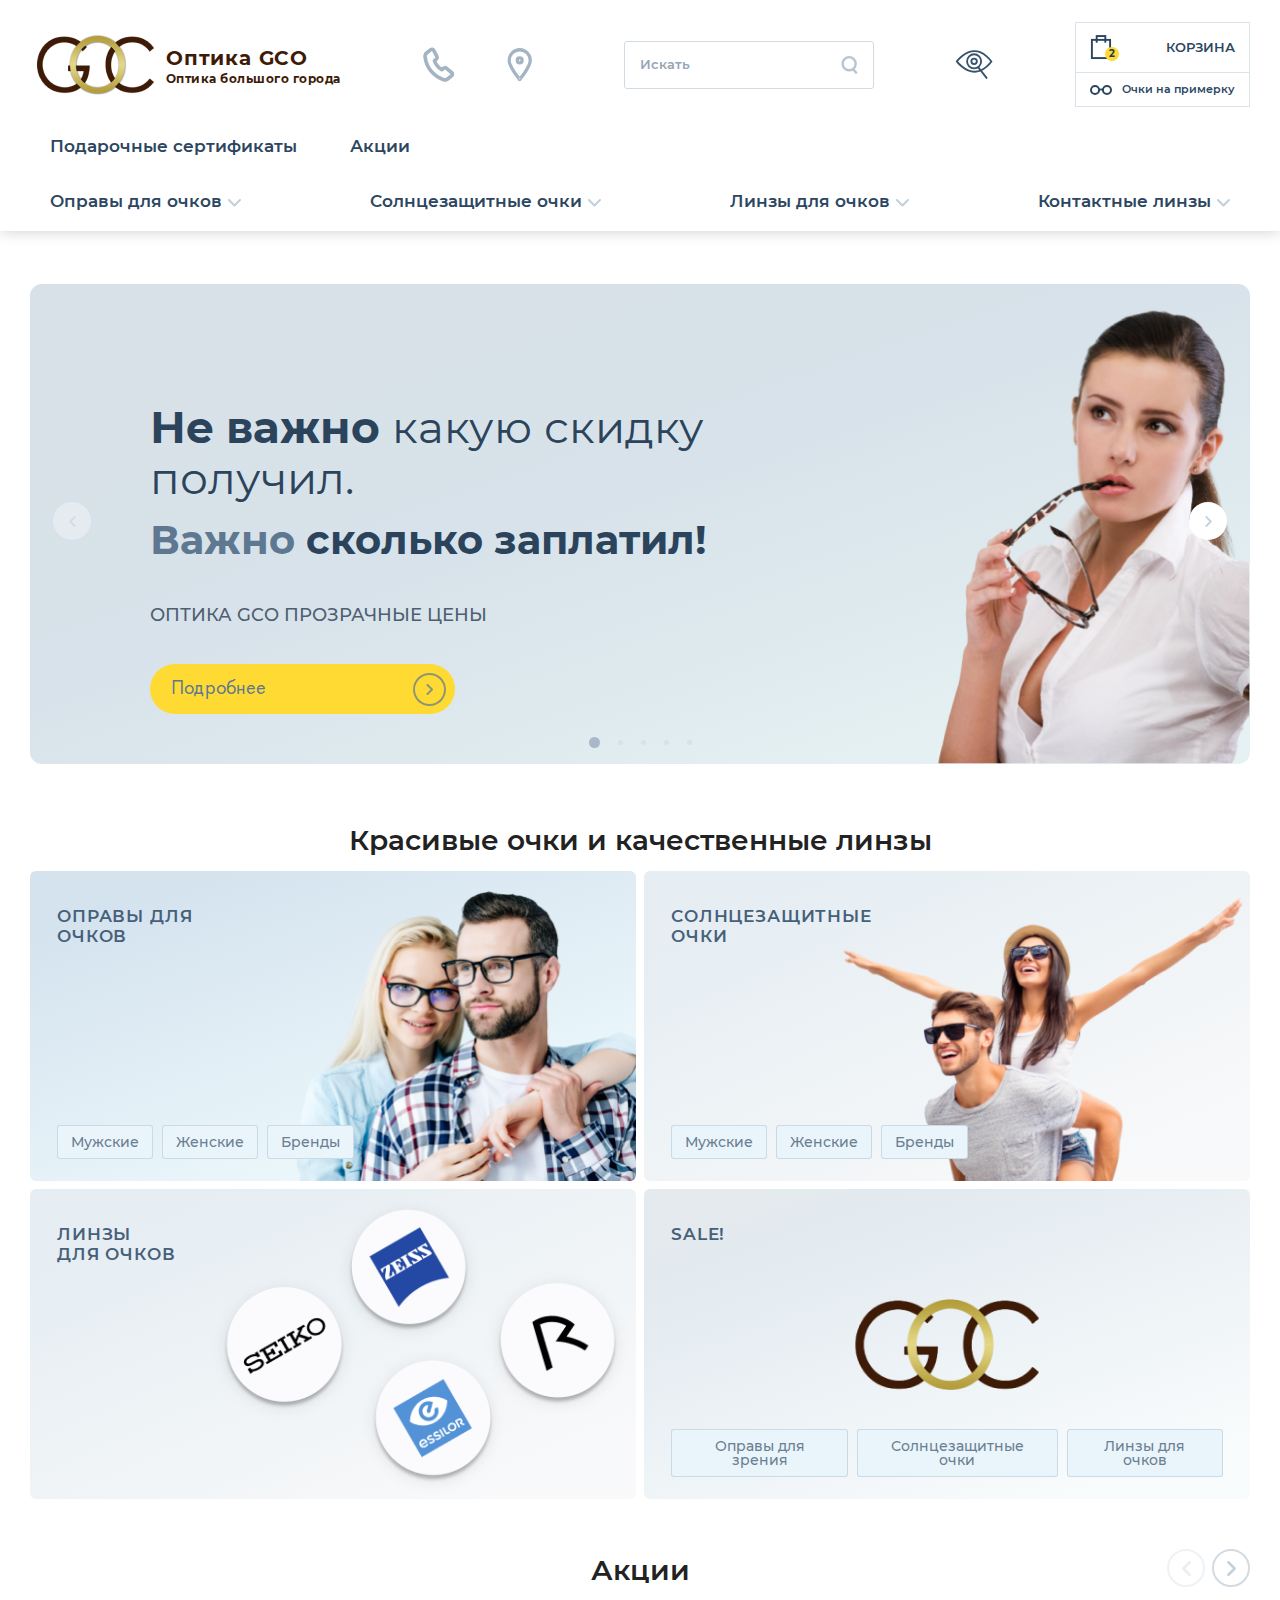
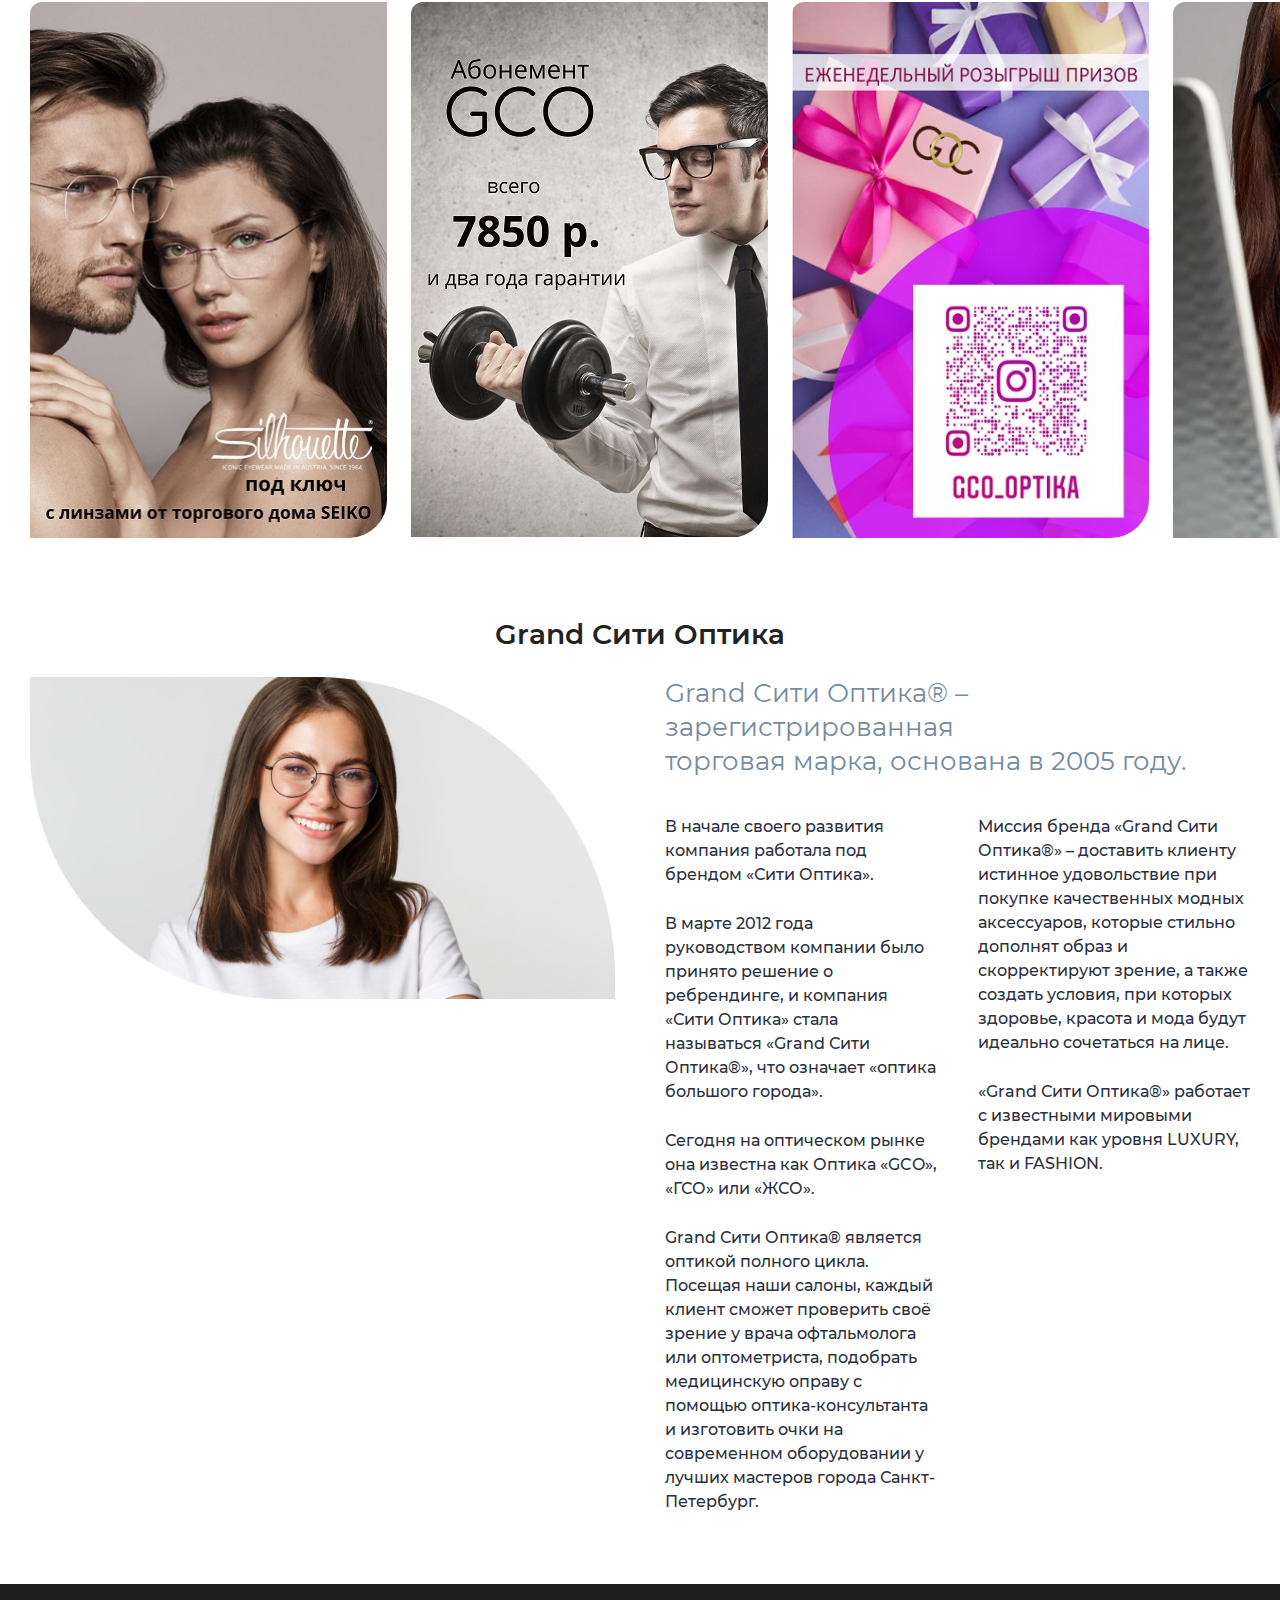
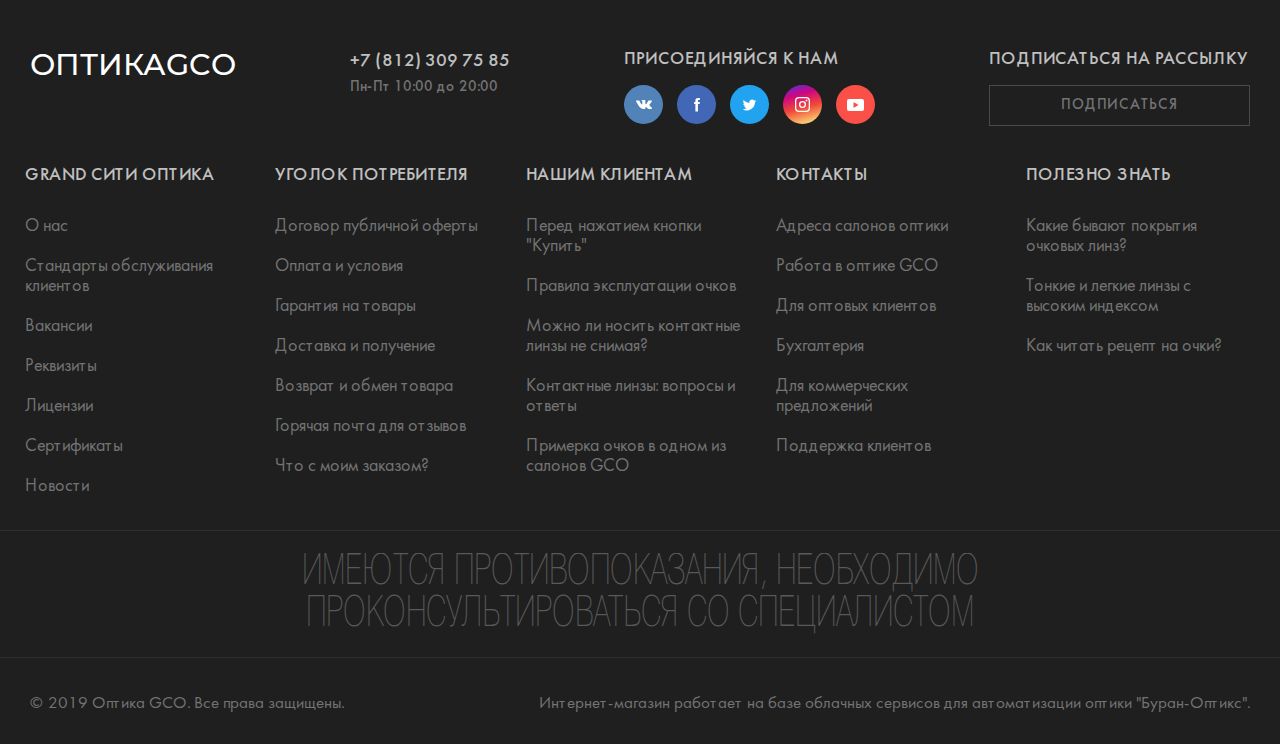
<file: index.html>
<!DOCTYPE html>
<html lang="ru">

<head>
	<meta charset="UTF-8">
	<meta http-equiv="X-UA-Compatible" content="IE=edge">
	<meta name="viewport" content="width=device-width, initial-scale=1.0, user-scalable=no">
	<title>GCO</title>
	<link rel="stylesheet" href="css/style.css">
	<link rel="stylesheet" href="css/swiper-bundle.min.css">
</head>

<body>
	<div class="wrapper">
		<header class="header">

	<div class="header__content">
		<div class="header__container-top container">
			<div class="header__top">
				<div class="header__mob-group-1">
					<div class="header__burger burger">
						<span></span>
					</div>
					<div class="header__links-mob">
						<a class="header__link" href="tel:+78123097585">+7 (812) 309 75 85</a>
					</div>
				</div>
				<div class="header__logo header-logo">
					<div class="header-logo__img">
						<img src="img/header_logo.png" alt="">
					</div>
					<div class="header-logo__text">
						<div class="header-logo__title">Оптика GCO</div>
						<div class="header-logo__subtitle">Оптика большого города</div>
					</div>
				</div>
				<div class="header__links">
					<a class="header__link header__tel-link" href="tel:+78123097585">+7 (812) 309 75 85</a>
					<a class="header__link header__contact-link" href="#">Наши контакты<br>
						и адреса салонов</a>
				</div>
				<div class="header__search-wrap">
					<form class="header__search" name="header-search" action="#">
						<input class="header__search-input" type="text" placeholder="Искать">
						<button class="header__search_btn"></button>
						<button class="header__close_search_btn close-search"></button>
					</form>
				</div>
				<a href="#" class="header__eye-link" style="background: url('img/icons/lupe.svg') 0 0 / 38px 29px
					no-repeat;">Для<br> слабовидящих</a>
				<div class="header__mob-group-2">
					<button class="header__search-mob"></button>
					<div class="header__basket header-basket">
						<a href="#" class="header-basket__top">
							Корзина
							<span class="header-basket__count">2</span>
						</a>
						<a class="header-basket__bottom">
							Очки на примерку
						</a>
					</div>
				</div>
			</div>
		</div>
		<div class="header__container-bottom container">
			<div class="header__bottom">
				<nav class="header__nav nav">
					<ul class="nav__list nav__list-btns">
						<li class="nav__item second-menu-btn" data-id="1">Оправы для очков <span class="nav__arrow"></span>
						</li>
						<li class="nav__item second-menu-btn" data-id="2">Солнцезащитные очки <span class="nav__arrow"></span>
						</li>
						<li class="nav__item second-menu-btn" data-id="3">Линзы для очков <span class="nav__arrow"></span>
						</li>
						<li class="nav__item second-menu-btn" data-id="4">Контактные линзы <span class="nav__arrow"></span>
						</li>
					</ul>
					<ul class="nav__list nav__list-links">
						<li class="nav__item"><a href="#">Подарочные сертификаты</a></li>
						<li class="nav__item"><a href="#">Акции</a></li>
					</ul>
				</nav>
				<ul class="nav-level-2">
					<li class="to-back-1">Оправы для очков</li>
					<li class="nav-level-2__link to-level-3">Коллекция <span class="nav__arrow"></span></li>
					<li class="nav-level-2__link to-level-3">Бренды <span class="nav__arrow"></span></li>
					<li class="nav-level-2__link to-level-3">Форма <span class="nav__arrow"></span></li>
				</ul>
				<ul class="nav-level-2">
					<li class="to-back-1">Солнцезащитные очки</li>
					<li class="nav-level-2__link to-level-3">Коллекция <span class="nav__arrow"></span></li>
					<li class="nav-level-2__link to-level-3">Бренды <span class="nav__arrow"></span></li>
					<li class="nav-level-2__link to-level-3">Форма <span class="nav__arrow"></span></li>
				</ul>
				<ul class="nav-level-2">
					<li class="to-back-1">Линзы для очков</li>
					<li class="nav-level-2__link to-level-3">Бренды <span class="nav__arrow"></span></li>
					<li class="nav-level-2__link to-level-3">Назначение <span class="nav__arrow"></span></li>
					<li class="nav-level-2__link to-level-3">Индекс <span class="nav__arrow"></span></li>
					<li class="nav-level-2__link to-level-3">Класс линзы <span class="nav__arrow"></span></li>
					<li class="nav-level-2__link to-level-3">Форма <span class="nav__arrow"></span></li>
					<li class="nav-level-2__link to-level-3">Материал <span class="nav__arrow"></span></li>
				</ul>
				<ul class="nav-level-2">
					<li class="to-back-1">Контактные линзы</li>
					<li class="nav-level-2__link to-level-3">Бренды <span class="nav__arrow"></span></li>
					<li class="nav-level-2__link to-level-3">Бренды <span class="nav__arrow"></span></li>
					<li class="nav-level-2__link to-level-3">Назначение <span class="nav__arrow"></span></li>
				</ul>
				<div class="header-footer">
					<a href="tel:+78123097585" class="header-footer__tel">+7 (812) 309 75 85</a>
					<a href="#" class="header-footer__point">Наши контакты <br"> и адреса салонов</a>
					<div class="header-footer__social">
						<div class="header-footer__social-title">Присоединяйся к нам</div>
						<div class="header-footer__social-links">
							<a href="#" class="header-footer__social-link header-footer__vk"></a>
							<a href="#" class="header-footer__social-link header-footer__fb"></a>
							<a href="#" class="header-footer__social-link header-footer__tw"></a>
							<a href="#" class="header-footer__social-link header-footer__instagram"></a>
							<a href="#" class="header-footer__social-link header-footer__youtube"></a>
						</div>
					</div>
					<div class="header-footer__mailing">
						<div class="header-footer__mailing-title">Подписаться на рассылку</div>
						<button class="header-footer__mailing-btn">Подписаться</button>
					</div>
				</div>
			</div>
		</div>
	</div>

	<div class="second-menu" data-id="1">
		<div class="second-menu__container container">
			<ul class="second-menu__list nav-level-3">
				<li class="second-menu__item second-menu__title to-back-2-1">Коллекция</li>
				<li class="second-menu__item"><a href="#">Мужские</a></li>
				<li class="second-menu__item"><a href="#">Женские</a></li>
				<li class="second-menu__item"><a href="#">Унисекс</a></li>
				<li class="second-menu__item"><a href="#">Компактные (складные)</a></li>
				<li class="second-menu__item"><a href="#">Детские</a></li>
				<li class="second-menu__item"><a href="#">Подростковые</a></li>
				<li class="second-menu__item"><a href="#">Спортивные</a></li>
			</ul>
			<ul class="second-menu__list nav-level-3">
				<li class="second-menu__item second-menu__title to-back-2-1">Бренды></li>
				<li class="second-menu__item"><a href="#">Бренды</a></li>
				<li class="second-menu__item"><a href="#">В наличии</a></li>
				<li class="second-menu__item"><a href="#">Абонемент GCO</a></li>
				<li class="second-menu__item"><a href="#">SALE</a></li>
			</ul>
			<ul class="second-menu__list nav-level-3">
				<li class="second-menu__item second-menu__title to-back-2-1">Форма</li>
				<li class="second-menu__item"><a href="#">Прямоугольник</a></li>
				<li class="second-menu__item"><a href="#">Квадрат</a></li>
				<li class="second-menu__item"><a href="#">Круг</a></li>
				<li class="second-menu__item"><a href="#">Авиатор</a></li>
				<li class="second-menu__item"><a href="#">Овал</a></li>
				<li class="second-menu__item"><a href="#">Бабочка</a></li>
				<li class="second-menu__item"><a href="#">Остальные формы</a></li>
			</ul>
		</div>
	</div>
	<div class="second-menu" data-id="2">
		<div class="second-menu__container container">
			<ul class="second-menu__list nav-level-3">
				<li class="second-menu__item second-menu__title to-back-2-2">Коллекция</li>
				<li class="second-menu__item"><a href="#">Мужские</a></li>
				<li class="second-menu__item"><a href="#">Женские</a></li>
				<li class="second-menu__item"><a href="#">Унисекс</a></li>
				<li class="second-menu__item"><a href="#">Компактные (складные)</a></li>
				<li class="second-menu__item"><a href="#">Детские</a></li>
				<li class="second-menu__item"><a href="#">Подростковые</a></li>
				<li class="second-menu__item"><a href="#">Спортивные</a></li>
			</ul>
			<ul class="second-menu__list nav-level-3">
				<li class="second-menu__item second-menu__title to-back-2-2">Бренды</li>
				<li class="second-menu__item"><a href="#">Бренды</a></li>
				<li class="second-menu__item"><a href="#">В наличии</a></li>
				<li class="second-menu__item"><a href="#">Абонемент GCO</a></li>
				<li class="second-menu__item"><a href="#">SALE</a></li>
			</ul>
			<ul class="second-menu__list nav-level-3">
				<li class="second-menu__item second-menu__title to-back-2-2">Форма</li>
				<li class="second-menu__item"><a href="#">Прямоугольник</a></li>
				<li class="second-menu__item"><a href="#">Квадрат</a></li>
				<li class="second-menu__item"><a href="#">Круг</a></li>
				<li class="second-menu__item"><a href="#">Авиатор</a></li>
				<li class="second-menu__item"><a href="#">Овал</a></li>
				<li class="second-menu__item"><a href="#">Бабочка</a></li>
				<li class="second-menu__item"><a href="#">Остальные формы</a></li>
			</ul>
		</div>
	</div>
	<div class="second-menu" data-id="3">
		<div class="second-menu__container container">
			<ul class="second-menu__list nav-level-3">
				<li class="second-menu__item second-menu__title to-back-2-3">Бренды</li>
				<li class="second-menu__item"><a href="#">ZEISS</a></li>
				<li class="second-menu__item"><a href="#">ESSILOR</a></li>
				<li class="second-menu__item"><a href="#">RODENSTOCK</a></li>
				<li class="second-menu__item"><a href="#">SEIKO</a></li>
				<li class="second-menu__item"><a href="#">STARVISION</a></li>
				<li class="second-menu__item"><a href="#">HOYA</a></li>
				<li class="second-menu__item"><a href="#">BBGR</a></li>
				<li class="second-menu__item"><a href="#">YOUNGER OPTICS</a></li>
			</ul>
			<ul class="second-menu__list nav-level-3">
				<li class="second-menu__item second-menu__title to-back-2-3">Назначение</li>
				<li class="second-menu__item"><a href="#">Для дали</a></li>
				<li class="second-menu__item"><a href="#">Для близи</a></li>
				<li class="second-menu__item"><a href="#">Для компьютера</a></li>
				<li class="second-menu__item"><a href="#">Для вождения</a></li>
				<li class="second-menu__item"><a href="#">Разгрузочные линзы</a></li>
				<li class="second-menu__item"><a href="#">Для детей</a></li>
				<li class="second-menu__item"><a href="#">Прогрессивные линзы</a></li>
				<li class="second-menu__item"><a href="#">Офисные линзы</a></li>
			</ul>
			<ul class="second-menu__list nav-level-3">
				<li class="second-menu__item second-menu__title to-back-2-3">Индекс</li>
				<li class="second-menu__item second-menu__row">
					<ul class="second-menu__column">
						<li class="second-menu__item"><a href="#">1.50</a></li>
						<li class="second-menu__item"><a href="#">1.53</a></li>
						<li class="second-menu__item"><a href="#">1.54</a></li>
						<li class="second-menu__item"><a href="#">1.56</a></li>
						<li class="second-menu__item"><a href="#">1.59</a></li>
						<li class="second-menu__item"><a href="#">1.6</a></li>
						<li class="second-menu__item"><a href="#">1.61</a></li>
						<li class="second-menu__item"><a href="#">1.67</a></li>
					</ul>
					<ul class="second-menu__column">
						<li class="second-menu__item"><a href="#">1.7</a></li>
						<li class="second-menu__item"><a href="#">1.74</a></li>
						<li class="second-menu__item"><a href="#">1.9</a></li>
					</ul>
				</li>
			</ul>
			<ul class="second-menu__list nav-level-3">
				<li class="second-menu__item second-menu__title to-back-2-3">Класс линзы</li>
				<li class="second-menu__item"><a href="#">Бесцветная</a></li>
				<li class="second-menu__item"><a href="#">Тонированная</a></li>
				<li class="second-menu__item"><a href="#">Фотохромная</a></li>
				<li class="second-menu__item"><a href="#">Поляризационная</a></li>
				<li class="second-menu__item"><a href="#">Поляризационно-<br>фотохромная</a></li>
			</ul>
			<ul class="second-menu__list nav-level-3">
				<li class="second-menu__item second-menu__title to-back-2-3">Форма</li>
				<li class="second-menu__item"><a href="#">Сферические</a></li>
				<li class="second-menu__item"><a href="#">Асферические</a></li>
				<li class="second-menu__item"><a href="#">Биасферические</a></li>
				<li class="second-menu__item"><a href="#">Оптимизированные</a></li>
				<li class="second-menu__item"><a href="#">Индивидуальные линзы</a></li>
				<li class="second-menu__item"><a href="#">Стандартная прогрессивная</a></li>
			</ul>
			<ul class="second-menu__list nav-level-3">
				<li class="second-menu__item second-menu__title to-back-2-3">Материал</li>
				<li class="second-menu__item"><a href="#">Полимер</a></li>
				<li class="second-menu__item"><a href="#">Стекло</a></li>
				<li class="second-menu__item"><a href="#">Поликарбонат</a></li>
				<li class="second-menu__item"><a href="#">Трайвекс</a></li>
				<li class="second-menu__item"><a href="#">Ударопрочный</a></li>
			</ul>
		</div>
	</div>
	<div class="second-menu" data-id="4">
		<div class="second-menu__container container">
			<ul class="second-menu__list nav-level-3">
				<li class="second-menu__item second-menu__title to-back-2-4">Бренды</li>
				<li class="second-menu__item"><a href="#">Бренды: (ACUVUE)</a></li>
			</ul>
			<ul class="second-menu__list nav-level-3">
				<li class="second-menu__item second-menu__title to-back-2-4">Бренды</li>
				<li class="second-menu__item"><a href="#">Бренды</a></li>
				<li class="second-menu__item"><a href="#">В наличии</a></li>
				<li class="second-menu__item"><a href="#">Абонемент GCO</a></li>
				<li class="second-menu__item"><a href="#">SALE</a></li>
			</ul>
			<ul class="second-menu__list nav-level-3">
				<li class="second-menu__item second-menu__title to-back-2-4">Назначение</li>
				<li class="second-menu__item"><a href="#">Сферические</a></li>
				<li class="second-menu__item"><a href="#">Торические (астигматизм)</a></li>
				<li class="second-menu__item"><a href="#">Мультифокальные</a></li>
			</ul>
		</div>
	</div>
</header>
		<main>
			<section class="main">
				<div class="main__container container">
					<div class="main__content">
						<div class="main-slider__pagination swiper-pagination"></div>
						<div class="main__slider main-slider swiper-container">
							<div class="main-slider__btn-prev swiper-button-prev"></div>
							<div class="main-slider__btn-next swiper-button-next"></div>
							<div class="main-slider__wrapper swiper-wrapper">
								<div class="main-slider__slide main-slide swiper-slide">
									<div class="main-slide__body">
										<div class="main-slide__title"><span class="text-bold">Не важно</span> какую скидку
											получил.</div>
										<div class="main-slide__subtitle"><span class="text-color">Важно</span> сколько заплатил!
										</div>
										<div class="main-slide__text">Оптика GCO прозрачные цены</div>
										<a href="#" class="main-slide__link">Подробнее</a>
									</div>
									<div class="main-slide__img">
										<img src="img/slider_img.png" alt="">
									</div>
								</div>
								<div class="main-slider__slide main-slide swiper-slide">
									<div class="main-slide__body">
										<div class="main-slide__title"><span class="text-bold">Не важно</span> какую скидку
											получил.</div>
										<div class="main-slide__subtitle"><span class="text-color">Важно</span> сколько заплатил!
										</div>
										<div class="main-slide__text">Оптика GCO прозрачные цены</div>
										<a href="#" class="main-slide__link">Подробнее</a>
									</div>
									<div class="main-slide__img">
										<img src="img/slider_img.png" alt="">
									</div>
								</div>
								<div class="main-slider__slide main-slide swiper-slide">
									<div class="main-slide__body">
										<div class="main-slide__title"><span class="text-bold">Не важно</span> какую скидку
											получил.</div>
										<div class="main-slide__subtitle"><span class="text-color">Важно</span> сколько заплатил!
										</div>
										<div class="main-slide__text">Оптика GCO прозрачные цены</div>
										<a href="#" class="main-slide__link">Подробнее</a>
									</div>
									<div class="main-slide__img">
										<img src="img/slider_img.png" alt="">
									</div>
								</div>
								<div class="main-slider__slide main-slide swiper-slide">
									<div class="main-slide__body">
										<div class="main-slide__title"><span class="text-bold">Не важно</span> какую скидку
											получил.</div>
										<div class="main-slide__subtitle"><span class="text-color">Важно</span> сколько заплатил!
										</div>
										<div class="main-slide__text">Оптика GCO прозрачные цены</div>
										<a href="#" class="main-slide__link">Подробнее</a>
									</div>
									<div class="main-slide__img">
										<img src="img/slider_img.png" alt="">
									</div>
								</div>
								<div class="main-slider__slide main-slide swiper-slide">
									<div class="main-slide__body">
										<div class="main-slide__title"><span class="text-bold">Не важно</span> какую скидку
											получил.</div>
										<div class="main-slide__subtitle"><span class="text-color">Важно</span> сколько заплатил!
										</div>
										<div class="main-slide__text">Оптика GCO прозрачные цены</div>
										<a href="#" class="main-slide__link">Подробнее</a>
									</div>
									<div class="main-slide__img">
										<img src="img/slider_img.png" alt="">
									</div>
								</div>
							</div>
						</div>
					</div>
				</div>
			</section>
			<section class="category">
				<div class="category__container container">
					<div class="category__content">
						<h2 class="category__title h2-title">Красивые очки и качественные линзы</h2>
						<div class="category__items">
							<div class="category__item">
								<div class="category__item-body">
									<h4 class="category__item-title">Оправы для<br> очков</h4>
									<div class="category__links">
										<a href="#" class="category__link">Мужские</a>
										<a href="#" class="category__link">Женские</a>
										<a href="#" class="category__link">Бренды</a>
									</div>
								</div>
								<div class="category__img category__img_1">
									<img src="img/cat_1.png" alt="">
								</div>
							</div>
							<div class="category__item">
								<div class="category__item-body">
									<h4 class="category__item-title">Солнцезащитные<br> очки</h4>
									<div class="category__links">
										<a href="#" class="category__link">Мужские</a>
										<a href="#" class="category__link">Женские</a>
										<a href="#" class="category__link">Бренды</a>
									</div>
								</div>
								<div class="category__img category__img_2">
									<img src="img/cat_2.png" alt="">
								</div>
							</div>
							<div class="category__item">
								<div class="category__item-body">
									<h4 class="category__item-title">Линзы<br> для очков</h4>
								</div>
								<div class="category__img category__img_3">
									<img src="img/cat_3.png" alt="">
								</div>
							</div>
							<div class="category__item">
								<div class="category__item-body">
									<h4 class="category__item-title">Sale!</h4>
									<div class="category__links">
										<a href="#" class="category__link">Оправы для зрения</a>
										<a href="#" class="category__link">Солнцезащитные очки</a>
										<a href="#" class="category__link">Линзы для очков</a>
									</div>
								</div>
								<div class="category__img category__img_4">
									<img src="img/cat_4.png" alt="">
								</div>
							</div>
						</div>
					</div>
				</div>
			</section>
			<section class="promo">
				<div class="promo__container container">
					<div class="promo__content">
						<h2 class="promo__title h2-title">Акции</h2>
						<div class="promo-slider__controls">
							<div class="promo-slider__btn-prev swiper-button-prev"></div>
							<div class="promo-slider__btn-next swiper-button-next"></div>
						</div>
						<div class="promo__slider promo-slider swiper-container">
							<div class="promo-slider__wrapper swiper-wrapper">
								<div class="promo-slider__slide promo-slide swiper-slide">
									<a href="#" class="promo-slide__img">
										<img src="img/promo-1.jpg" alt="">
									</a>
								</div>
								<div class="promo-slider__slide promo-slide swiper-slide">
									<a href="#" class="promo-slide__img">
										<img src="img/promo-2.jpg" alt="">
									</a>
								</div>
								<div class="promo-slider__slide promo-slide swiper-slide">
									<a href="#" class="promo-slide__img">
										<img src="img/promo-3.jpg" alt="">
									</a>
								</div>
								<div class="promo-slider__slide promo-slide swiper-slide">
									<a href="#" class="promo-slide__img">
										<img src="img/promo-4.jpg" alt="">
									</a>
								</div>
								<div class="promo-slider__slide promo-slide swiper-slide">
									<a href="#" class="promo-slide__img">
										<img src="img/promo-5.jpg" alt="">
									</a>
								</div>
								<div class="promo-slider__slide promo-slide swiper-slide">
									<a href="#" class="promo-slide__img">
										<img src="img/promo-6.jpg" alt="">
									</a>
								</div>
							</div>
						</div>
					</div>
				</div>
			</section>
			<section class="grand">
				<div class="grand__container container">
					<div class="grand__content">
						<h2 class="grand__title h2-title">Grand Сити Оптика</h2>
						<div class="grand__row">
							<div class="grand__img">
								<img src="img/grand-img.jpg" alt="">
							</div>
							<div class="grand__right">
								<div class="grand__subtitle">
									<p>Grand Сити Оптика® – зарегистрированная<br> торговая марка, основана в
										2005 году.</p>
								</div>
								<div class="grand__texts">
									<div class="grand__text-items">
										<p>В начале своего развития компания работала под брендом «Сити Оптика».</p>
										<p>В марте 2012 года руководством компании было принято решение о ребрендинге, и
											компания
											«Сити Оптика» стала называться
											«Grand Сити Оптика®», что означает «оптика большого города».</p>
										<p>Сегодня на оптическом рынке она известна как Оптика «GCO», «ГСО» или «ЖСО».</p>
										<p>Grand Сити Оптика® является оптикой полного цикла. Посещая наши салоны, каждый
											клиент
											сможет проверить своё зрение у
											врача офтальмолога или оптометриста, подобрать медицинскую оправу с помощью
											оптика-консультанта и изготовить очки на
											современном оборудовании у лучших мастеров города Санкт-Петербург.</p>
									</div>
									<div class="grand__text-items">
										<p>Миссия бренда «Grand Сити Оптика®» – доставить клиенту истинное удовольствие при
											покупке качественных модных
											аксессуаров, которые стильно дополнят образ и скорректируют зрение, а также создать
											условия, при которых здоровье,
											красота и мода будут идеально сочетаться на лице.</p>
										<p>«Grand Сити Оптика®» работает с известными мировыми брендами как уровня LUXURY, так
											и
											FASHION.</p>
									</div>
								</div>
							</div>
						</div>
					</div>
				</div>
			</section>
		</main>
		<footer class="footer">
	<div class="footer__content">
		<div class="footer__top">
			<div class="footer__container-top container">
				<div class="header-footer">
					<div class="header-footer__logo">ОптикаGCO</div>
					<div class="header-footer__tel-wrap">
						<a href="tel:+78123097585" class="header-footer__tel">+7 (812) 309 75 85</a>
						<div class="header-footer__tel-subtitle">Пн-Пт 10:00 до 20:00</div>
					</div>
					<div class="header-footer__social">
						<div class="header-footer__social-title">Присоединяйся к нам</div>
						<div class="header-footer__social-links">
							<a href="#" class="header-footer__social-link header-footer__vk"></a>
							<a href="#" class="header-footer__social-link header-footer__fb"></a>
							<a href="#" class="header-footer__social-link header-footer__tw"></a>
							<a href="#" class="header-footer__social-link header-footer__instagram"></a>
							<a href="#" class="header-footer__social-link header-footer__youtube"></a>
						</div>
					</div>
					<div class="header-footer__mailing">
						<div class="header-footer__mailing-title">Подписаться на рассылку</div>
						<button class="header-footer__mailing-btn">Подписаться</button>
					</div>
				</div>
				<div class="footer__menu footer-menu">
					<div class="footer-menu__block">
						<div class="footer-menu__head">
							<h3 class="footer-menu__title">Grand сити оптика</h3>
						</div>
						<div class="footer-menu__body">
							<ul class="footer-menu__list">
								<li class="footer-menu__item"><a href="#">О нас</a></li>
								<li class="footer-menu__item"><a href="#">Стандарты обслуживания клиентов</a></li>
								<li class="footer-menu__item"><a href="#">Вакансии</a></li>
								<li class="footer-menu__item"><a href="#">Реквизиты</a></li>
								<li class="footer-menu__item"><a href="#">Лицензии</a></li>
								<li class="footer-menu__item"><a href="#">Сертификаты</a></li>
								<li class="footer-menu__item"><a href="#">Новости</a></li>
							</ul>
						</div>
					</div>
					<div class="footer-menu__block">
						<div class="footer-menu__head">
							<h3 class="footer-menu__title">Уголок потребителя</h3>
						</div>
						<div class="footer-menu__body">
							<ul class="footer-menu__list">
								<li class="footer-menu__item"><a href="#">Договор публичной оферты</a></li>
								<li class="footer-menu__item"><a href="#">Оплата и условия</a></li>
								<li class="footer-menu__item"><a href="#">Гарантия на товары</a></li>
								<li class="footer-menu__item"><a href="#">Доставка и получение</a></li>
								<li class="footer-menu__item"><a href="#">Возврат и обмен товара</a></li>
								<li class="footer-menu__item"><a href="#">Горячая почта для отзывов</a></li>
								<li class="footer-menu__item"><a href="#">Что с моим заказом?</a></li>
							</ul>
						</div>
					</div>
					<div class="footer-menu__block">
						<div class="footer-menu__head">
							<h3 class="footer-menu__title">Нашим клиентам</h3>
						</div>
						<div class="footer-menu__body">
							<ul class="footer-menu__list">
								<li class="footer-menu__item"><a href="#">Перед нажатием кнопки "Купить"</a></li>
								<li class="footer-menu__item"><a href="#">Правила эксплуатации очков</a></li>
								<li class="footer-menu__item"><a href="#">Можно ли носить контактные линзы не снимая?</a></li>
								<li class="footer-menu__item"><a href="#">Контактные линзы: вопросы и ответы</a></li>
								<li class="footer-menu__item"><a href="#">Примерка очков в одном из салонов GCO</a></li>
							</ul>
						</div>
					</div>
					<div class="footer-menu__block">
						<div class="footer-menu__head">
							<h3 class="footer-menu__title">Контакты</h3>
						</div>
						<div class="footer-menu__body">
							<ul class="footer-menu__list">
								<li class="footer-menu__item"><a href="#">Адреса салонов оптики</a></li>
								<li class="footer-menu__item"><a href="#">Работа в оптике GCO</a></li>
								<li class="footer-menu__item"><a href="#">Для оптовых клиентов</a></li>
								<li class="footer-menu__item"><a href="#">Бухгалтерия</a></li>
								<li class="footer-menu__item"><a href="#">Для коммерческих предложений</a></li>
								<li class="footer-menu__item"><a href="#">Поддержка клиентов</a></li>
							</ul>
						</div>
					</div>
					<div class="footer-menu__block">
						<div class="footer-menu__head">
							<h3 class="footer-menu__title">Полезно знать</h3>
						</div>
						<div class="footer-menu__body">
							<ul class="footer-menu__list">
								<li class="footer-menu__item"><a href="#">Какие бывают покрытия очковых линз?</a></li>
								<li class="footer-menu__item"><a href="#">Тонкие и легкие линзы с высоким индексом</a></li>
								<li class="footer-menu__item"><a href="#">Как читать рецепт на очки?</a></li>
							</ul>
						</div>
					</div>
				</div>
			</div>
		</div>
		<div class="footer__bottom">
			<div class="footer__attention">
				<p>Имеются противопоказания, необходимо проконсультироваться со специалистом</p>
			</div>
			<div class="footer__container-bottom container">
				<div class="footer__row">
					<div class="footer__copyright">© 2019 Оптика GCO. Все права защищены.</div>
					<div class="footer__text">Интернет-магазин работает на базе облачных сервисов для автоматизации оптики
						"Буран-Оптикс".</div>
				</div>
			</div>
		</div>
	</div>
	</div>
</footer>
	</div>
	<script src="js/swiper-bundle.min.js"></script>
	<script src="js/script.js"></script>
</body>

</html>
</file>
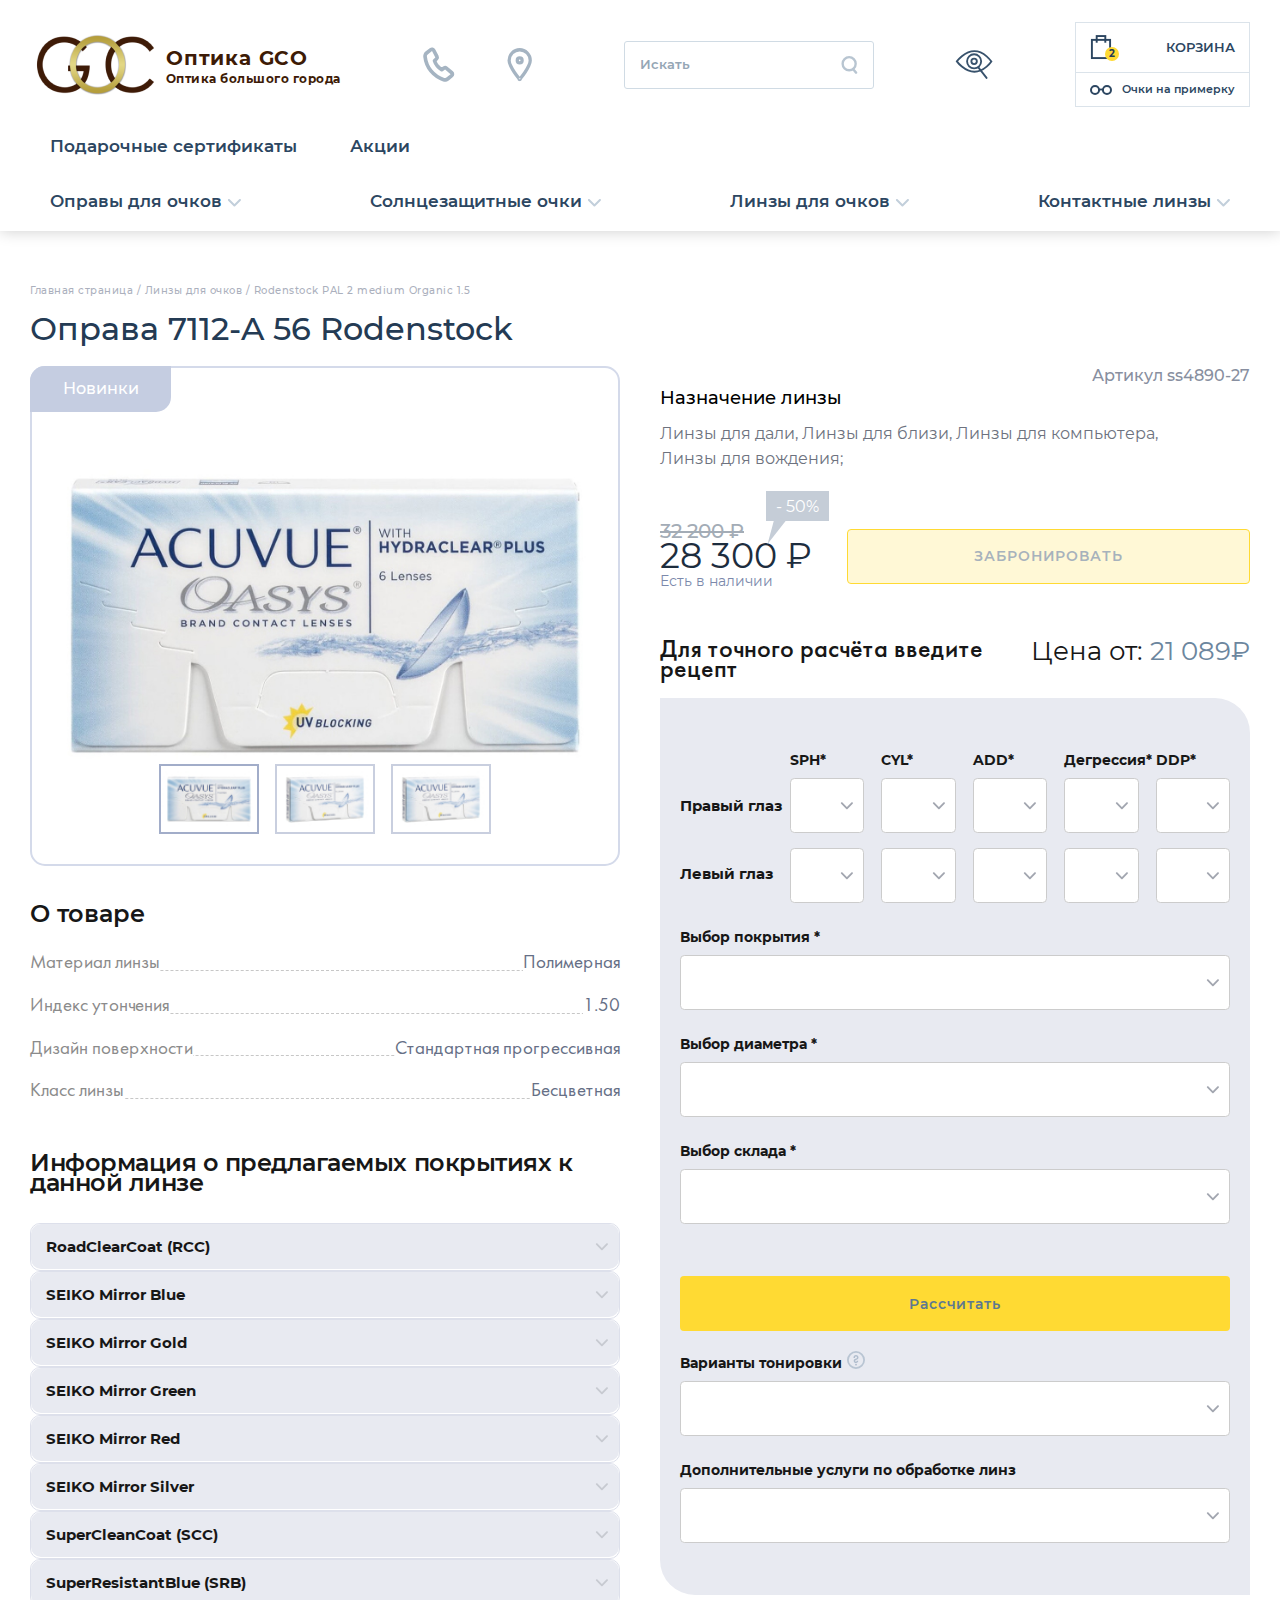
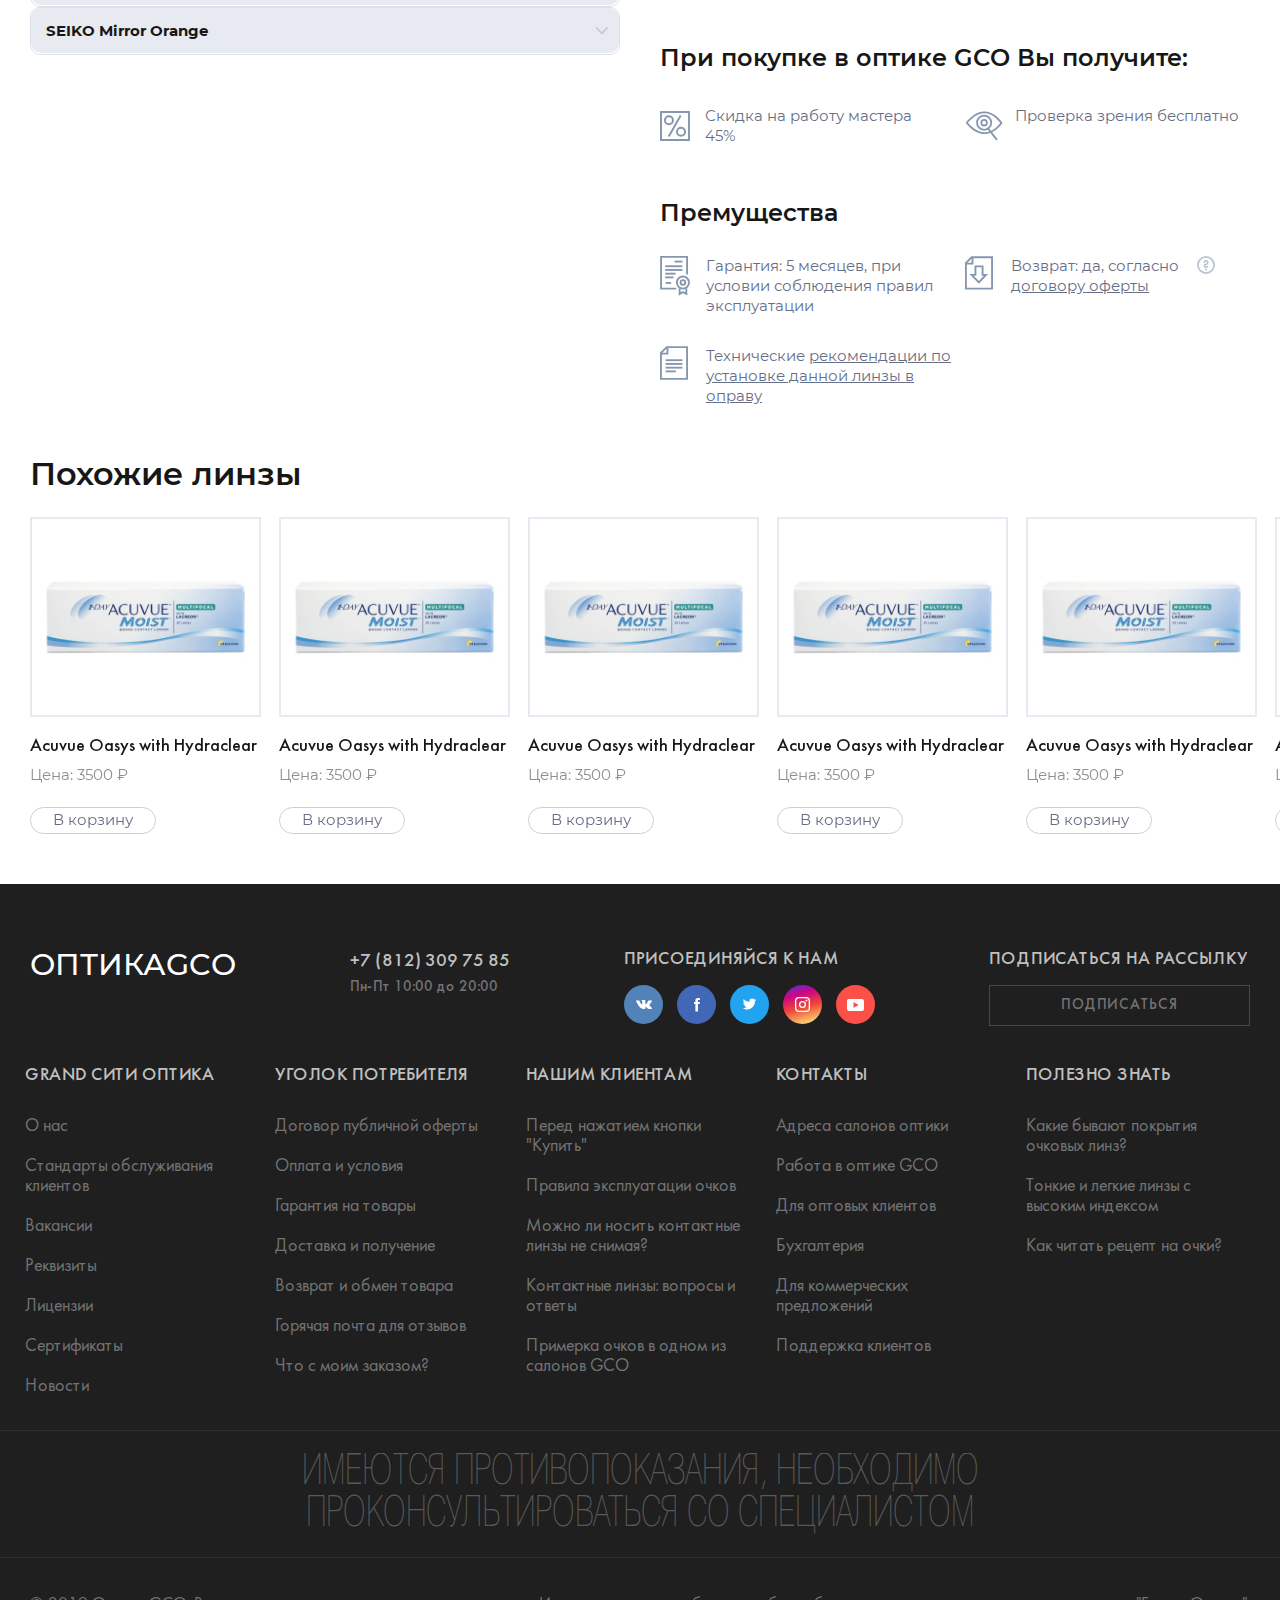
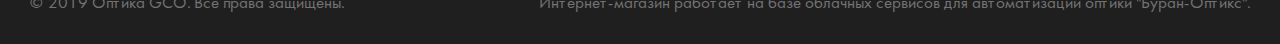
<file: item-lens.html>
<!DOCTYPE html>
<html lang="ru">

<head>
	<meta charset="UTF-8">
	<meta http-equiv="X-UA-Compatible" content="IE=edge">
	<meta name="viewport" content="width=device-width, initial-scale=1.0, user-scalable=no">
	<title>GCO</title>
	<link rel="stylesheet" href="css/sumoselect.min.css">
	<link rel="stylesheet" href="css/style.css">
	<link rel="stylesheet" href="css/swiper-bundle.min.css">

</head>

<body>
	<div class="wrapper">
		<header class="header">

	<div class="header__content">
		<div class="header__container-top container">
			<div class="header__top">
				<div class="header__mob-group-1">
					<div class="header__burger burger">
						<span></span>
					</div>
					<div class="header__links-mob">
						<a class="header__link" href="tel:+78123097585">+7 (812) 309 75 85</a>
					</div>
				</div>
				<div class="header__logo header-logo">
					<div class="header-logo__img">
						<img src="img/header_logo.png" alt="">
					</div>
					<div class="header-logo__text">
						<div class="header-logo__title">Оптика GCO</div>
						<div class="header-logo__subtitle">Оптика большого города</div>
					</div>
				</div>
				<div class="header__links">
					<a class="header__link header__tel-link" href="tel:+78123097585">+7 (812) 309 75 85</a>
					<a class="header__link header__contact-link" href="#">Наши контакты<br>
						и адреса салонов</a>
				</div>
				<div class="header__search-wrap">
					<form class="header__search" name="header-search" action="#">
						<input class="header__search-input" type="text" placeholder="Искать">
						<button class="header__search_btn"></button>
						<button class="header__close_search_btn close-search"></button>
					</form>
				</div>
				<a href="#" class="header__eye-link" style="background: url('img/icons/lupe.svg') 0 0 / 38px 29px
					no-repeat;">Для<br> слабовидящих</a>
				<div class="header__mob-group-2">
					<button class="header__search-mob"></button>
					<div class="header__basket header-basket">
						<a href="#" class="header-basket__top">
							Корзина
							<span class="header-basket__count">2</span>
						</a>
						<a class="header-basket__bottom">
							Очки на примерку
						</a>
					</div>
				</div>
			</div>
		</div>
		<div class="header__container-bottom container">
			<div class="header__bottom">
				<nav class="header__nav nav">
					<ul class="nav__list nav__list-btns">
						<li class="nav__item second-menu-btn" data-id="1">Оправы для очков <span class="nav__arrow"></span>
						</li>
						<li class="nav__item second-menu-btn" data-id="2">Солнцезащитные очки <span class="nav__arrow"></span>
						</li>
						<li class="nav__item second-menu-btn" data-id="3">Линзы для очков <span class="nav__arrow"></span>
						</li>
						<li class="nav__item second-menu-btn" data-id="4">Контактные линзы <span class="nav__arrow"></span>
						</li>
					</ul>
					<ul class="nav__list nav__list-links">
						<li class="nav__item"><a href="#">Подарочные сертификаты</a></li>
						<li class="nav__item"><a href="#">Акции</a></li>
					</ul>
				</nav>
				<ul class="nav-level-2">
					<li class="to-back-1">Оправы для очков</li>
					<li class="nav-level-2__link to-level-3">Коллекция <span class="nav__arrow"></span></li>
					<li class="nav-level-2__link to-level-3">Бренды <span class="nav__arrow"></span></li>
					<li class="nav-level-2__link to-level-3">Форма <span class="nav__arrow"></span></li>
				</ul>
				<ul class="nav-level-2">
					<li class="to-back-1">Солнцезащитные очки</li>
					<li class="nav-level-2__link to-level-3">Коллекция <span class="nav__arrow"></span></li>
					<li class="nav-level-2__link to-level-3">Бренды <span class="nav__arrow"></span></li>
					<li class="nav-level-2__link to-level-3">Форма <span class="nav__arrow"></span></li>
				</ul>
				<ul class="nav-level-2">
					<li class="to-back-1">Линзы для очков</li>
					<li class="nav-level-2__link to-level-3">Бренды <span class="nav__arrow"></span></li>
					<li class="nav-level-2__link to-level-3">Назначение <span class="nav__arrow"></span></li>
					<li class="nav-level-2__link to-level-3">Индекс <span class="nav__arrow"></span></li>
					<li class="nav-level-2__link to-level-3">Класс линзы <span class="nav__arrow"></span></li>
					<li class="nav-level-2__link to-level-3">Форма <span class="nav__arrow"></span></li>
					<li class="nav-level-2__link to-level-3">Материал <span class="nav__arrow"></span></li>
				</ul>
				<ul class="nav-level-2">
					<li class="to-back-1">Контактные линзы</li>
					<li class="nav-level-2__link to-level-3">Бренды <span class="nav__arrow"></span></li>
					<li class="nav-level-2__link to-level-3">Бренды <span class="nav__arrow"></span></li>
					<li class="nav-level-2__link to-level-3">Назначение <span class="nav__arrow"></span></li>
				</ul>
				<div class="header-footer">
					<a href="tel:+78123097585" class="header-footer__tel">+7 (812) 309 75 85</a>
					<a href="#" class="header-footer__point">Наши контакты <br"> и адреса салонов</a>
					<div class="header-footer__social">
						<div class="header-footer__social-title">Присоединяйся к нам</div>
						<div class="header-footer__social-links">
							<a href="#" class="header-footer__social-link header-footer__vk"></a>
							<a href="#" class="header-footer__social-link header-footer__fb"></a>
							<a href="#" class="header-footer__social-link header-footer__tw"></a>
							<a href="#" class="header-footer__social-link header-footer__instagram"></a>
							<a href="#" class="header-footer__social-link header-footer__youtube"></a>
						</div>
					</div>
					<div class="header-footer__mailing">
						<div class="header-footer__mailing-title">Подписаться на рассылку</div>
						<button class="header-footer__mailing-btn">Подписаться</button>
					</div>
				</div>
			</div>
		</div>
	</div>

	<div class="second-menu" data-id="1">
		<div class="second-menu__container container">
			<ul class="second-menu__list nav-level-3">
				<li class="second-menu__item second-menu__title to-back-2-1">Коллекция</li>
				<li class="second-menu__item"><a href="#">Мужские</a></li>
				<li class="second-menu__item"><a href="#">Женские</a></li>
				<li class="second-menu__item"><a href="#">Унисекс</a></li>
				<li class="second-menu__item"><a href="#">Компактные (складные)</a></li>
				<li class="second-menu__item"><a href="#">Детские</a></li>
				<li class="second-menu__item"><a href="#">Подростковые</a></li>
				<li class="second-menu__item"><a href="#">Спортивные</a></li>
			</ul>
			<ul class="second-menu__list nav-level-3">
				<li class="second-menu__item second-menu__title to-back-2-1">Бренды></li>
				<li class="second-menu__item"><a href="#">Бренды</a></li>
				<li class="second-menu__item"><a href="#">В наличии</a></li>
				<li class="second-menu__item"><a href="#">Абонемент GCO</a></li>
				<li class="second-menu__item"><a href="#">SALE</a></li>
			</ul>
			<ul class="second-menu__list nav-level-3">
				<li class="second-menu__item second-menu__title to-back-2-1">Форма</li>
				<li class="second-menu__item"><a href="#">Прямоугольник</a></li>
				<li class="second-menu__item"><a href="#">Квадрат</a></li>
				<li class="second-menu__item"><a href="#">Круг</a></li>
				<li class="second-menu__item"><a href="#">Авиатор</a></li>
				<li class="second-menu__item"><a href="#">Овал</a></li>
				<li class="second-menu__item"><a href="#">Бабочка</a></li>
				<li class="second-menu__item"><a href="#">Остальные формы</a></li>
			</ul>
		</div>
	</div>
	<div class="second-menu" data-id="2">
		<div class="second-menu__container container">
			<ul class="second-menu__list nav-level-3">
				<li class="second-menu__item second-menu__title to-back-2-2">Коллекция</li>
				<li class="second-menu__item"><a href="#">Мужские</a></li>
				<li class="second-menu__item"><a href="#">Женские</a></li>
				<li class="second-menu__item"><a href="#">Унисекс</a></li>
				<li class="second-menu__item"><a href="#">Компактные (складные)</a></li>
				<li class="second-menu__item"><a href="#">Детские</a></li>
				<li class="second-menu__item"><a href="#">Подростковые</a></li>
				<li class="second-menu__item"><a href="#">Спортивные</a></li>
			</ul>
			<ul class="second-menu__list nav-level-3">
				<li class="second-menu__item second-menu__title to-back-2-2">Бренды</li>
				<li class="second-menu__item"><a href="#">Бренды</a></li>
				<li class="second-menu__item"><a href="#">В наличии</a></li>
				<li class="second-menu__item"><a href="#">Абонемент GCO</a></li>
				<li class="second-menu__item"><a href="#">SALE</a></li>
			</ul>
			<ul class="second-menu__list nav-level-3">
				<li class="second-menu__item second-menu__title to-back-2-2">Форма</li>
				<li class="second-menu__item"><a href="#">Прямоугольник</a></li>
				<li class="second-menu__item"><a href="#">Квадрат</a></li>
				<li class="second-menu__item"><a href="#">Круг</a></li>
				<li class="second-menu__item"><a href="#">Авиатор</a></li>
				<li class="second-menu__item"><a href="#">Овал</a></li>
				<li class="second-menu__item"><a href="#">Бабочка</a></li>
				<li class="second-menu__item"><a href="#">Остальные формы</a></li>
			</ul>
		</div>
	</div>
	<div class="second-menu" data-id="3">
		<div class="second-menu__container container">
			<ul class="second-menu__list nav-level-3">
				<li class="second-menu__item second-menu__title to-back-2-3">Бренды</li>
				<li class="second-menu__item"><a href="#">ZEISS</a></li>
				<li class="second-menu__item"><a href="#">ESSILOR</a></li>
				<li class="second-menu__item"><a href="#">RODENSTOCK</a></li>
				<li class="second-menu__item"><a href="#">SEIKO</a></li>
				<li class="second-menu__item"><a href="#">STARVISION</a></li>
				<li class="second-menu__item"><a href="#">HOYA</a></li>
				<li class="second-menu__item"><a href="#">BBGR</a></li>
				<li class="second-menu__item"><a href="#">YOUNGER OPTICS</a></li>
			</ul>
			<ul class="second-menu__list nav-level-3">
				<li class="second-menu__item second-menu__title to-back-2-3">Назначение</li>
				<li class="second-menu__item"><a href="#">Для дали</a></li>
				<li class="second-menu__item"><a href="#">Для близи</a></li>
				<li class="second-menu__item"><a href="#">Для компьютера</a></li>
				<li class="second-menu__item"><a href="#">Для вождения</a></li>
				<li class="second-menu__item"><a href="#">Разгрузочные линзы</a></li>
				<li class="second-menu__item"><a href="#">Для детей</a></li>
				<li class="second-menu__item"><a href="#">Прогрессивные линзы</a></li>
				<li class="second-menu__item"><a href="#">Офисные линзы</a></li>
			</ul>
			<ul class="second-menu__list nav-level-3">
				<li class="second-menu__item second-menu__title to-back-2-3">Индекс</li>
				<li class="second-menu__item second-menu__row">
					<ul class="second-menu__column">
						<li class="second-menu__item"><a href="#">1.50</a></li>
						<li class="second-menu__item"><a href="#">1.53</a></li>
						<li class="second-menu__item"><a href="#">1.54</a></li>
						<li class="second-menu__item"><a href="#">1.56</a></li>
						<li class="second-menu__item"><a href="#">1.59</a></li>
						<li class="second-menu__item"><a href="#">1.6</a></li>
						<li class="second-menu__item"><a href="#">1.61</a></li>
						<li class="second-menu__item"><a href="#">1.67</a></li>
					</ul>
					<ul class="second-menu__column">
						<li class="second-menu__item"><a href="#">1.7</a></li>
						<li class="second-menu__item"><a href="#">1.74</a></li>
						<li class="second-menu__item"><a href="#">1.9</a></li>
					</ul>
				</li>
			</ul>
			<ul class="second-menu__list nav-level-3">
				<li class="second-menu__item second-menu__title to-back-2-3">Класс линзы</li>
				<li class="second-menu__item"><a href="#">Бесцветная</a></li>
				<li class="second-menu__item"><a href="#">Тонированная</a></li>
				<li class="second-menu__item"><a href="#">Фотохромная</a></li>
				<li class="second-menu__item"><a href="#">Поляризационная</a></li>
				<li class="second-menu__item"><a href="#">Поляризационно-<br>фотохромная</a></li>
			</ul>
			<ul class="second-menu__list nav-level-3">
				<li class="second-menu__item second-menu__title to-back-2-3">Форма</li>
				<li class="second-menu__item"><a href="#">Сферические</a></li>
				<li class="second-menu__item"><a href="#">Асферические</a></li>
				<li class="second-menu__item"><a href="#">Биасферические</a></li>
				<li class="second-menu__item"><a href="#">Оптимизированные</a></li>
				<li class="second-menu__item"><a href="#">Индивидуальные линзы</a></li>
				<li class="second-menu__item"><a href="#">Стандартная прогрессивная</a></li>
			</ul>
			<ul class="second-menu__list nav-level-3">
				<li class="second-menu__item second-menu__title to-back-2-3">Материал</li>
				<li class="second-menu__item"><a href="#">Полимер</a></li>
				<li class="second-menu__item"><a href="#">Стекло</a></li>
				<li class="second-menu__item"><a href="#">Поликарбонат</a></li>
				<li class="second-menu__item"><a href="#">Трайвекс</a></li>
				<li class="second-menu__item"><a href="#">Ударопрочный</a></li>
			</ul>
		</div>
	</div>
	<div class="second-menu" data-id="4">
		<div class="second-menu__container container">
			<ul class="second-menu__list nav-level-3">
				<li class="second-menu__item second-menu__title to-back-2-4">Бренды</li>
				<li class="second-menu__item"><a href="#">Бренды: (ACUVUE)</a></li>
			</ul>
			<ul class="second-menu__list nav-level-3">
				<li class="second-menu__item second-menu__title to-back-2-4">Бренды</li>
				<li class="second-menu__item"><a href="#">Бренды</a></li>
				<li class="second-menu__item"><a href="#">В наличии</a></li>
				<li class="second-menu__item"><a href="#">Абонемент GCO</a></li>
				<li class="second-menu__item"><a href="#">SALE</a></li>
			</ul>
			<ul class="second-menu__list nav-level-3">
				<li class="second-menu__item second-menu__title to-back-2-4">Назначение</li>
				<li class="second-menu__item"><a href="#">Сферические</a></li>
				<li class="second-menu__item"><a href="#">Торические (астигматизм)</a></li>
				<li class="second-menu__item"><a href="#">Мультифокальные</a></li>
			</ul>
		</div>
	</div>
</header>
		<main>
			<section class="item">
				<div class="item__container container">
					<div class="item__content">
						<div class="item__breadcrump">
							<a href="index.html">Главная страница</a> / <a href="#">Линзы для очков</a> / Rodenstock PAL 2
							medium Organic 1.5
						</div>
						<h1 class="item__title">Оправа 7112-A 56 Rodenstock</h1>
						<div class="item__row">
							<div class="item__left">
								<div class="item__main-images main-images">
									<span class="main-images__new">Новинки</span>
									<div class="main-images__img-big show">
										<img src="img/item-lens/main-img-big.jpg" alt="">
									</div>
									<div class="main-images__img-big">
										<img src="img/item-lens/main-img-mini-2.jpg" alt="">
									</div>
									<div class="main-images__img-big">
										<img src="img/item-lens/main-img-mini-3.jpg" alt="">
									</div>
									<div class="main-images__img-mini-wrap">
										<div class="main-images__img-mini active-img">
											<img src="img/item-lens/main-img-mini-1.jpg" alt="">
										</div>
										<div class="main-images__img-mini">
											<img src="img/item-lens/main-img-mini-2.jpg" alt="">
										</div>
										<div class="main-images__img-mini">
											<img src="img/item-lens/main-img-mini-3.jpg" alt="">
										</div>
									</div>
								</div>
								<div class="item__about about">
									<h3 class="about__title">О товаре</h3>
									<div class="about__column">
										<div class="about__group">
											<div class="about__label">
												<span>Материал линзы</span>
											</div>
											<span class="about__line"></span>
											<div class="about__value">
												<span>Полимерная</span>
											</div>
										</div>
										<div class="about__group">
											<div class="about__label">
												<span>Индекс утончения</span>
											</div>
											<span class="about__line"></span>
											<div class="about__value">
												<span>1.50</span>
											</div>
										</div>
										<div class="about__group">
											<div class="about__label">
												<span>Дизайн поверхности</span>
											</div>
											<span class="about__line"></span>
											<div class="about__value">
												<span>Стандартная прогрессивная</span>
											</div>
										</div>
										<div class="about__group">
											<div class="about__label">
												<span>Класс линзы</span>
											</div>
											<span class="about__line"></span>
											<div class="about__value">
												<span>Бесцветная</span>
											</div>
										</div>
									</div>
								</div>
								<div class="item__info info">
									<h3 class="info__title">Информация о предлагаемых покрытиях к данной линзе</h3>
									<div class="info__block">
										<div class="info__head info-head">
											<h3 class="info-head__title">RoadClearCoat (RCC)</h3>
										</div>
										<div class="info__body info-body">
											<h5>Специальное просветляющее покрытие, препятствующее
												ослеплению</h5>
											<p>По мере развития технологий меняются и требования, предъявляемые к нашему зрению.
												Новые ксеноновые и светодиодные фары
												улучшают видимость на дороге и значительно увеличивают плотность светового
												потока, который воспринимается как очень
												яркий и слепящий свет.</p>
											<p>
												Покрытие SEIKO RCC разработано специально для устранения данного раздражающего
												фактора. Оно делает зрение четким,
												уменьшая слепящий свет фар едущих навстречу автомобилей, отражения от мокрых
												поверхностей и других беспокоящих
												источников света. Водитель остается спокойным и расслабленным на протяжении всей
												поездки.
											</p>
											<ul>
												<li>Благодаря чрезвычайно гладкой поверхности с линзы легко
													удаляются вода, пыль и другие загрязнения.</li>
												<li>На линзе остается гораздо меньше грязи и пыли благодаря
													отличным антистатическим свойствам покрытия.</li>
												<li>Устойчивость к царапинам за счет использования слоя
													HardCoat.
												</li>
												<li>Специальное сверхпрозрачное просветляющее покрытие
													существенно уменьшает отражение в диапазоне 400–570 нм.</li>
												<li>Снижает на 50 % эффект ослепления при вождении.</li>
												<li>Бронзовый цвет покрытия, очень эстетичный остаточный
													рефлекс
													просветляющего покрытия.</li>
												<li>Комфортное зрение без напряжения в темное время суток.
												</li>
												<li>Очень высокая контрастность изображения.</li>
											</ul>
											<h5>Преимущества для обычных пользователей и водителей</h5>
											<ul>
												<li> Оптимальное поле зрения вплоть до краев линзы:
													беспрепятственный обзор дороги и зеркал заднего вида.</li>
												<li>Совершенно четкое поле зрения на больших перекрестках,
													где
													обзор затруднен.</li>
												<li>Значительно меньшее ослепление, очень четкое и
													контрастное
													зрение.
												</li>
											</ul>
										</div>
									</div>
									<div class="info__block">
										<div class="info__head info-head">
											<h3 class="info-head__title">SEIKO Mirror Blue</h3>
										</div>
										<div class="info__body info-body">
											<h5>Специальное просветляющее покрытие, препятствующее
												ослеплению</h5>
											<p>По мере развития технологий меняются и требования, предъявляемые к нашему зрению.
												Новые ксеноновые и светодиодные фары
												улучшают видимость на дороге и значительно увеличивают плотность светового
												потока, который воспринимается как очень
												яркий и слепящий свет.</p>
											<p>
												Покрытие SEIKO RCC разработано специально для устранения данного раздражающего
												фактора. Оно делает зрение четким,
												уменьшая слепящий свет фар едущих навстречу автомобилей, отражения от мокрых
												поверхностей и других беспокоящих
												источников света. Водитель остается спокойным и расслабленным на протяжении всей
												поездки.
											</p>
											<ul>
												<li>Благодаря чрезвычайно гладкой поверхности с линзы легко
													удаляются вода, пыль и другие загрязнения.</li>
												<li>На линзе остается гораздо меньше грязи и пыли благодаря
													отличным антистатическим свойствам покрытия.</li>
												<li>Устойчивость к царапинам за счет использования слоя
													HardCoat.
												</li>
												<li>Специальное сверхпрозрачное просветляющее покрытие
													существенно уменьшает отражение в диапазоне 400–570 нм.</li>
												<li>Снижает на 50 % эффект ослепления при вождении.</li>
												<li>Бронзовый цвет покрытия, очень эстетичный остаточный
													рефлекс
													просветляющего покрытия.</li>
												<li>Комфортное зрение без напряжения в темное время суток.
												</li>
												<li>Очень высокая контрастность изображения.</li>
											</ul>
											<h5>Преимущества для обычных пользователей и водителей</h5>
											<ul>
												<li> Оптимальное поле зрения вплоть до краев линзы:
													беспрепятственный обзор дороги и зеркал заднего вида.</li>
												<li>Совершенно четкое поле зрения на больших перекрестках,
													где
													обзор затруднен.</li>
												<li>Значительно меньшее ослепление, очень четкое и
													контрастное
													зрение.
												</li>
											</ul>
										</div>
									</div>
									<div class="info__block">
										<div class="info__head info-head">
											<h3 class="info-head__title">SEIKO Mirror Gold</h3>
										</div>
										<div class="info__body info-body">
											<h5>Специальное просветляющее покрытие, препятствующее
												ослеплению</h5>
											<p>По мере развития технологий меняются и требования, предъявляемые к нашему зрению.
												Новые ксеноновые и светодиодные фары
												улучшают видимость на дороге и значительно увеличивают плотность светового
												потока, который воспринимается как очень
												яркий и слепящий свет.</p>
											<p>
												Покрытие SEIKO RCC разработано специально для устранения данного раздражающего
												фактора. Оно делает зрение четким,
												уменьшая слепящий свет фар едущих навстречу автомобилей, отражения от мокрых
												поверхностей и других беспокоящих
												источников света. Водитель остается спокойным и расслабленным на протяжении всей
												поездки.
											</p>
											<ul>
												<li>Благодаря чрезвычайно гладкой поверхности с линзы легко
													удаляются вода, пыль и другие загрязнения.</li>
												<li>На линзе остается гораздо меньше грязи и пыли благодаря
													отличным антистатическим свойствам покрытия.</li>
												<li>Устойчивость к царапинам за счет использования слоя
													HardCoat.
												</li>
												<li>Специальное сверхпрозрачное просветляющее покрытие
													существенно уменьшает отражение в диапазоне 400–570 нм.</li>
												<li>Снижает на 50 % эффект ослепления при вождении.</li>
												<li>Бронзовый цвет покрытия, очень эстетичный остаточный
													рефлекс
													просветляющего покрытия.</li>
												<li>Комфортное зрение без напряжения в темное время суток.
												</li>
												<li>Очень высокая контрастность изображения.</li>
											</ul>
											<h5>Преимущества для обычных пользователей и водителей</h5>
											<ul>
												<li> Оптимальное поле зрения вплоть до краев линзы:
													беспрепятственный обзор дороги и зеркал заднего вида.</li>
												<li>Совершенно четкое поле зрения на больших перекрестках,
													где
													обзор затруднен.</li>
												<li>Значительно меньшее ослепление, очень четкое и
													контрастное
													зрение.
												</li>
											</ul>
										</div>
									</div>
									<div class="info__block">
										<div class="info__head info-head">
											<h3 class="info-head__title">SEIKO Mirror Green</h3>
										</div>
										<div class="info__body info-body">
											<h5>Специальное просветляющее покрытие, препятствующее
												ослеплению</h5>
											<p>По мере развития технологий меняются и требования, предъявляемые к нашему зрению.
												Новые ксеноновые и светодиодные фары
												улучшают видимость на дороге и значительно увеличивают плотность светового
												потока, который воспринимается как очень
												яркий и слепящий свет.</p>
											<p>
												Покрытие SEIKO RCC разработано специально для устранения данного раздражающего
												фактора. Оно делает зрение четким,
												уменьшая слепящий свет фар едущих навстречу автомобилей, отражения от мокрых
												поверхностей и других беспокоящих
												источников света. Водитель остается спокойным и расслабленным на протяжении всей
												поездки.
											</p>
											<ul>
												<li>Благодаря чрезвычайно гладкой поверхности с линзы легко
													удаляются вода, пыль и другие загрязнения.</li>
												<li>На линзе остается гораздо меньше грязи и пыли благодаря
													отличным антистатическим свойствам покрытия.</li>
												<li>Устойчивость к царапинам за счет использования слоя
													HardCoat.
												</li>
												<li>Специальное сверхпрозрачное просветляющее покрытие
													существенно уменьшает отражение в диапазоне 400–570 нм.</li>
												<li>Снижает на 50 % эффект ослепления при вождении.</li>
												<li>Бронзовый цвет покрытия, очень эстетичный остаточный
													рефлекс
													просветляющего покрытия.</li>
												<li>Комфортное зрение без напряжения в темное время суток.
												</li>
												<li>Очень высокая контрастность изображения.</li>
											</ul>
											<h5>Преимущества для обычных пользователей и водителей</h5>
											<ul>
												<li> Оптимальное поле зрения вплоть до краев линзы:
													беспрепятственный обзор дороги и зеркал заднего вида.</li>
												<li>Совершенно четкое поле зрения на больших перекрестках,
													где
													обзор затруднен.</li>
												<li>Значительно меньшее ослепление, очень четкое и
													контрастное
													зрение.
												</li>
											</ul>
										</div>
									</div>
									<div class="info__block">
										<div class="info__head info-head">
											<h3 class="info-head__title">SEIKO Mirror Red</h3>
										</div>
										<div class="info__body info-body">
											<h5>Специальное просветляющее покрытие, препятствующее
												ослеплению</h5>
											<p>По мере развития технологий меняются и требования, предъявляемые к нашему зрению.
												Новые ксеноновые и светодиодные фары
												улучшают видимость на дороге и значительно увеличивают плотность светового
												потока, который воспринимается как очень
												яркий и слепящий свет.</p>
											<p>
												Покрытие SEIKO RCC разработано специально для устранения данного раздражающего
												фактора. Оно делает зрение четким,
												уменьшая слепящий свет фар едущих навстречу автомобилей, отражения от мокрых
												поверхностей и других беспокоящих
												источников света. Водитель остается спокойным и расслабленным на протяжении всей
												поездки.
											</p>
											<ul>
												<li>Благодаря чрезвычайно гладкой поверхности с линзы легко
													удаляются вода, пыль и другие загрязнения.</li>
												<li>На линзе остается гораздо меньше грязи и пыли благодаря
													отличным антистатическим свойствам покрытия.</li>
												<li>Устойчивость к царапинам за счет использования слоя
													HardCoat.
												</li>
												<li>Специальное сверхпрозрачное просветляющее покрытие
													существенно уменьшает отражение в диапазоне 400–570 нм.</li>
												<li>Снижает на 50 % эффект ослепления при вождении.</li>
												<li>Бронзовый цвет покрытия, очень эстетичный остаточный
													рефлекс
													просветляющего покрытия.</li>
												<li>Комфортное зрение без напряжения в темное время суток.
												</li>
												<li>Очень высокая контрастность изображения.</li>
											</ul>
											<h5>Преимущества для обычных пользователей и водителей</h5>
											<ul>
												<li> Оптимальное поле зрения вплоть до краев линзы:
													беспрепятственный обзор дороги и зеркал заднего вида.</li>
												<li>Совершенно четкое поле зрения на больших перекрестках,
													где
													обзор затруднен.</li>
												<li>Значительно меньшее ослепление, очень четкое и
													контрастное
													зрение.
												</li>
											</ul>
										</div>
									</div>
									<div class="info__block">
										<div class="info__head info-head">
											<h3 class="info-head__title">SEIKO Mirror Silver</h3>
										</div>
										<div class="info__body info-body">
											<h5>Специальное просветляющее покрытие, препятствующее
												ослеплению</h5>
											<p>По мере развития технологий меняются и требования, предъявляемые к нашему зрению.
												Новые ксеноновые и светодиодные фары
												улучшают видимость на дороге и значительно увеличивают плотность светового
												потока, который воспринимается как очень
												яркий и слепящий свет.</p>
											<p>
												Покрытие SEIKO RCC разработано специально для устранения данного раздражающего
												фактора. Оно делает зрение четким,
												уменьшая слепящий свет фар едущих навстречу автомобилей, отражения от мокрых
												поверхностей и других беспокоящих
												источников света. Водитель остается спокойным и расслабленным на протяжении всей
												поездки.
											</p>
											<ul>
												<li>Благодаря чрезвычайно гладкой поверхности с линзы легко
													удаляются вода, пыль и другие загрязнения.</li>
												<li>На линзе остается гораздо меньше грязи и пыли благодаря
													отличным антистатическим свойствам покрытия.</li>
												<li>Устойчивость к царапинам за счет использования слоя
													HardCoat.
												</li>
												<li>Специальное сверхпрозрачное просветляющее покрытие
													существенно уменьшает отражение в диапазоне 400–570 нм.</li>
												<li>Снижает на 50 % эффект ослепления при вождении.</li>
												<li>Бронзовый цвет покрытия, очень эстетичный остаточный
													рефлекс
													просветляющего покрытия.</li>
												<li>Комфортное зрение без напряжения в темное время суток.
												</li>
												<li>Очень высокая контрастность изображения.</li>
											</ul>
											<h5>Преимущества для обычных пользователей и водителей</h5>
											<ul>
												<li> Оптимальное поле зрения вплоть до краев линзы:
													беспрепятственный обзор дороги и зеркал заднего вида.</li>
												<li>Совершенно четкое поле зрения на больших перекрестках,
													где
													обзор затруднен.</li>
												<li>Значительно меньшее ослепление, очень четкое и
													контрастное
													зрение.
												</li>
											</ul>
										</div>
									</div>
									<div class="info__block">
										<div class="info__head info-head">
											<h3 class="info-head__title">SuperCleanCoat (SCC)</h3>
										</div>
										<div class="info__body info-body">
											<h5>Специальное просветляющее покрытие, препятствующее
												ослеплению</h5>
											<p>По мере развития технологий меняются и требования, предъявляемые к нашему зрению.
												Новые ксеноновые и светодиодные фары
												улучшают видимость на дороге и значительно увеличивают плотность светового
												потока, который воспринимается как очень
												яркий и слепящий свет.</p>
											<p>
												Покрытие SEIKO RCC разработано специально для устранения данного раздражающего
												фактора. Оно делает зрение четким,
												уменьшая слепящий свет фар едущих навстречу автомобилей, отражения от мокрых
												поверхностей и других беспокоящих
												источников света. Водитель остается спокойным и расслабленным на протяжении всей
												поездки.
											</p>
											<ul>
												<li>Благодаря чрезвычайно гладкой поверхности с линзы легко
													удаляются вода, пыль и другие загрязнения.</li>
												<li>На линзе остается гораздо меньше грязи и пыли благодаря
													отличным антистатическим свойствам покрытия.</li>
												<li>Устойчивость к царапинам за счет использования слоя
													HardCoat.
												</li>
												<li>Специальное сверхпрозрачное просветляющее покрытие
													существенно уменьшает отражение в диапазоне 400–570 нм.</li>
												<li>Снижает на 50 % эффект ослепления при вождении.</li>
												<li>Бронзовый цвет покрытия, очень эстетичный остаточный
													рефлекс
													просветляющего покрытия.</li>
												<li>Комфортное зрение без напряжения в темное время суток.
												</li>
												<li>Очень высокая контрастность изображения.</li>
											</ul>
											<h5>Преимущества для обычных пользователей и водителей</h5>
											<ul>
												<li> Оптимальное поле зрения вплоть до краев линзы:
													беспрепятственный обзор дороги и зеркал заднего вида.</li>
												<li>Совершенно четкое поле зрения на больших перекрестках,
													где
													обзор затруднен.</li>
												<li>Значительно меньшее ослепление, очень четкое и
													контрастное
													зрение.
												</li>
											</ul>
										</div>
									</div>
									<div class="info__block">
										<div class="info__head info-head">
											<h3 class="info-head__title">SuperResistantBlue (SRB)</h3>
										</div>
										<div class="info__body info-body">
											<h5>Специальное просветляющее покрытие, препятствующее
												ослеплению</h5>
											<p>По мере развития технологий меняются и требования, предъявляемые к нашему зрению.
												Новые ксеноновые и светодиодные фары
												улучшают видимость на дороге и значительно увеличивают плотность светового
												потока, который воспринимается как очень
												яркий и слепящий свет.</p>
											<p>
												Покрытие SEIKO RCC разработано специально для устранения данного раздражающего
												фактора. Оно делает зрение четким,
												уменьшая слепящий свет фар едущих навстречу автомобилей, отражения от мокрых
												поверхностей и других беспокоящих
												источников света. Водитель остается спокойным и расслабленным на протяжении всей
												поездки.
											</p>
											<ul>
												<li>Благодаря чрезвычайно гладкой поверхности с линзы легко
													удаляются вода, пыль и другие загрязнения.</li>
												<li>На линзе остается гораздо меньше грязи и пыли благодаря
													отличным антистатическим свойствам покрытия.</li>
												<li>Устойчивость к царапинам за счет использования слоя
													HardCoat.
												</li>
												<li>Специальное сверхпрозрачное просветляющее покрытие
													существенно уменьшает отражение в диапазоне 400–570 нм.</li>
												<li>Снижает на 50 % эффект ослепления при вождении.</li>
												<li>Бронзовый цвет покрытия, очень эстетичный остаточный
													рефлекс
													просветляющего покрытия.</li>
												<li>Комфортное зрение без напряжения в темное время суток.
												</li>
												<li>Очень высокая контрастность изображения.</li>
											</ul>
											<h5>Преимущества для обычных пользователей и водителей</h5>
											<ul>
												<li> Оптимальное поле зрения вплоть до краев линзы:
													беспрепятственный обзор дороги и зеркал заднего вида.</li>
												<li>Совершенно четкое поле зрения на больших перекрестках,
													где
													обзор затруднен.</li>
												<li>Значительно меньшее ослепление, очень четкое и
													контрастное
													зрение.
												</li>
											</ul>
										</div>
									</div>
									<div class="info__block">
										<div class="info__head info-head">
											<h3 class="info-head__title">SEIKO Mirror Orange</h3>
										</div>
										<div class="info__body info-body">
											<h5>Специальное просветляющее покрытие, препятствующее
												ослеплению</h5>
											<p>По мере развития технологий меняются и требования, предъявляемые к нашему зрению.
												Новые ксеноновые и светодиодные фары
												улучшают видимость на дороге и значительно увеличивают плотность светового
												потока, который воспринимается как очень
												яркий и слепящий свет.</p>
											<p>
												Покрытие SEIKO RCC разработано специально для устранения данного раздражающего
												фактора. Оно делает зрение четким,
												уменьшая слепящий свет фар едущих навстречу автомобилей, отражения от мокрых
												поверхностей и других беспокоящих
												источников света. Водитель остается спокойным и расслабленным на протяжении всей
												поездки.
											</p>
											<ul>
												<li>Благодаря чрезвычайно гладкой поверхности с линзы легко
													удаляются вода, пыль и другие загрязнения.</li>
												<li>На линзе остается гораздо меньше грязи и пыли благодаря
													отличным антистатическим свойствам покрытия.</li>
												<li>Устойчивость к царапинам за счет использования слоя
													HardCoat.
												</li>
												<li>Специальное сверхпрозрачное просветляющее покрытие
													существенно уменьшает отражение в диапазоне 400–570 нм.</li>
												<li>Снижает на 50 % эффект ослепления при вождении.</li>
												<li>Бронзовый цвет покрытия, очень эстетичный остаточный
													рефлекс
													просветляющего покрытия.</li>
												<li>Комфортное зрение без напряжения в темное время суток.
												</li>
												<li>Очень высокая контрастность изображения.</li>
											</ul>
											<h5>Преимущества для обычных пользователей и водителей</h5>
											<ul>
												<li> Оптимальное поле зрения вплоть до краев линзы:
													беспрепятственный обзор дороги и зеркал заднего вида.</li>
												<li>Совершенно четкое поле зрения на больших перекрестках,
													где
													обзор затруднен.</li>
												<li>Значительно меньшее ослепление, очень четкое и
													контрастное
													зрение.
												</li>
											</ul>
										</div>
									</div>
								</div>
							</div>
							<div class="item__right">
								<div class="item__order order-stock order-lens">
									<div class="order-stock__art order-lens__art">Артикул ss4890-27</div>
									<div class="order-lens__purpose">
										<div class="order-lens__purpose-title">Назначение линзы</div>
										<div class="order-lens__purpose-text">Линзы для дали, Линзы для близи, Линзы для
											компьютера,<br>
											Линзы для вождения;</div>
									</div>
									<div class="order-stock__row order-lens__row">
										<div class="order-stock__left">
											<div class="order-stock__old-price">32 200 ₽</div>
											<div class="order-stock__new-price">28 300 ₽</div>
											<div class="order-stock__in-stock order-lens__in-stock">Есть в наличии</div>
											<span>- 50%</span>
										</div>
										<div class="order-stock__right">
											<button class="order-lens__btn disabled">Забронировать</button>
										</div>
									</div>
								</div>
								<div class="item__lens-form lens-form">
									<div class="lens-form__row">
										<div class="lens-form__title">Для точного расчёта введите рецепт</div>
										<div class="lens-form__price">Цена от: <span class="lens-form__price-value">21 089₽</span>
										</div>
									</div>
									<form class="lens-form__form lens-calc" name="lens-calc" action="#">
										<div class="lens-calc__top">
											<div class="lens-calc__eyes">
												<div class="lens-calc__eye">Правый глаз</div>
												<div class="lens-calc__eye">Левый глаз</div>
											</div>
											<div class="lens-calc__settings">
												<div class="lens-calc__group">
													<select class="required-select" name="select-1" id="select-1">
														<option value="-2.75">-2.75</option>
														<option value="-2.50">-2.50</option>
														<option value="-2.25">-2.25</option>
														<option value="-2.00">-2.00</option>
													</select>
													<select class="required-select" name="select-2" id="select-2">
														<option value="-2.75">-2.75</option>
														<option value="-2.50">-2.50</option>
														<option value="-2.25">-2.25</option>
														<option value="-2.00">-2.00</option>
													</select>
													<span class="lens-calc__capture">SPH*</span>
												</div>
												<div class="lens-calc__group">
													<select class="required-select" name="select-3" id="select-3">
														<option value="-2.75">-2.75</option>
														<option value="-2.50">-2.50</option>
														<option value="-2.25">-2.25</option>
														<option value="-2.00">-2.00</option>
													</select>
													<select class="required-select" name="select-4" id="select-4">
														<option value="-2.75">-2.75</option>
														<option value="-2.50">-2.50</option>
														<option value="-2.25">-2.25</option>
														<option value="-2.00">-2.00</option>
													</select>
													<span class="lens-calc__capture">CYL*</span>
												</div>
												<div class="lens-calc__group">
													<select class="required-select" name="select-5" id="select-5">
														<option value="-2.75">-2.75</option>
														<option value="-2.50">-2.50</option>
														<option value="-2.25">-2.25</option>
														<option value="-2.00">-2.00</option>
													</select>
													<select class="required-select" name="select-6" id="select-6">
														<option value="-2.75">-2.75</option>
														<option value="-2.50">-2.50</option>
														<option value="-2.25">-2.25</option>
														<option value="-2.00">-2.00</option>
													</select>
													<span class="lens-calc__capture">ADD*</span>
												</div>
												<div class="lens-calc__group">
													<select class="required-select" name="select-7" id="select-7">
														<option value="-2.75">-2.75</option>
														<option value="-2.50">-2.50</option>
														<option value="-2.25">-2.25</option>
														<option value="-2.00">-2.00</option>
													</select>
													<select class="required-select" name="select-8" id="select-8">
														<option value="-2.75">-2.75</option>
														<option value="-2.50">-2.50</option>
														<option value="-2.25">-2.25</option>
														<option value="-2.00">-2.00</option>
													</select>
													<span class="lens-calc__capture">Дегрессия*</span>
												</div>
												<div class="lens-calc__group">
													<select class="required-select" name="select-9" id="select-9">
														<option value="-2.75">-2.75</option>
														<option value="-2.50">-2.50</option>
														<option value="-2.25">-2.25</option>
														<option value="-2.00">-2.00</option>
													</select>
													<select class="required-select" name="select-10" id="select-10">
														<option value="-2.75">-2.75</option>
														<option value="-2.50">-2.50</option>
														<option value="-2.25">-2.25</option>
														<option value="-2.00">-2.00</option>
													</select>
													<span class="lens-calc__capture">DDP*</span>
												</div>
											</div>
										</div>
										<div class="lens-calc__bottom">
											<div class="lens-calc__select-full">
												<select class="required-select" name="select-11" id="select-11">
													<option value="Покрытие">Покрытие</option>
													<option value="Покрытие">Покрытие</option>
													<option value="Покрытие">Покрытие</option>
													<option value="Покрытие">Покрытие</option>
												</select>
												<span class="lens-calc__capture">Выбор покрытия *</span>
											</div>
											<div class="lens-calc__row">
												<div class="lens-calc__select-25">
													<select class="required-select" name="select-12" id="select-12">
														<option value="75 / 80">75 / 80</option>
														<option value="80 / 80">80 / 80</option>
														<option value="85 / 80">85 / 80</option>
														<option value="90 / 80">90 / 80</option>
													</select>
													<span class="lens-calc__capture">Выбор диаметра *</span>
												</div>
												<div class="lens-calc__select-50">
													<select class="required-select" name="select-13" id="select-13">
														<option value="Rodenstock склад
																	Россия">Rodenstock склад
															Россия</option>
														<option value="Seiko склад
																	Россия">Seiko склад
															Россия</option>
														<option value="Rodenstock склад
																	Украина">Rodenstock склад
															Украина</option>
														<option value="Seiko склад
																	Украина">Seiko склад
															Украина</option>
													</select>
													<span class="lens-calc__capture">Выбор склада *</span>
												</div>
												<div class="lens-calc__btn-wrap">
													<button class="lens-calc__btn">Рассчитать</button>
												</div>
											</div>
											<div class="lens-calc__select-full lens-clue__container">
												<select name="select-14" id="select-14">
													<option value="Покрытие">Покрытие</option>
													<option value="Покрытие">Покрытие</option>
													<option value="Покрытие">Покрытие</option>
													<option value="Покрытие">Покрытие</option>
												</select>
												<span class="lens-calc__capture lens-clue">Варианты тонировки</span>
												<div class="lens-clue__body">
													<div class="lens-clue__text">
														Добавляется по пожеланию клиента
													</div>
												</div>
											</div>
											<div class="lens-calc__select-full">
												<select name="select-15" id="select-15">
													<option value="Покрытие">Покрытие</option>
													<option value="Покрытие">Покрытие</option>
													<option value="Покрытие">Покрытие</option>
													<option value="Покрытие">Покрытие</option>
												</select>
												<span class="lens-calc__capture lens-calc__capture-mob">Дополнительные услуги по
													обработке линз</span>
											</div>
										</div>
									</form>
								</div>
								<div class="item__bonus bonus">
									<h3 class="bonus__title">При покупке в оптике GCO Вы получите:</h3>
									<div class="bonus__row">
										<div class="bonus__item bonus__item-1"
											style="background: url('img/icons/bonus_item_1.svg') 0 center / 30px 30px no-repeat;">
											Скидка на работу мастера 45%</div>
										<div class="bonus__item bonus__item-2" style="background: url('img/icons/bonus_item_2.svg') 0 center / 38px 30px no-repeat; 
																			">
											Проверка зрения бесплатно</div>
									</div>
								</div>
								<div class="item__benefits benefits">
									<h3 class="benefits__title">Премущества</h3>
									<div class="benefits__row">
										<div class="benefits__item benefits__item-1"
											style="background: url('img/icons/benefit_1.svg') 0 0/ 30px 40px no-repeat;">
											Гарантия: 5 месяцев, при условии соблюдения
											правил
											эксплуатации</div>
										<div class="benefits__item benefits__item-2 benefits__clue-area"
											style="background: url('img/icons/benefit_2.svg') 0 0/ 28px 34px no-repeat;">
											Возврат: да, согласно <a href="#">договору оферты</a> <span
												class="benefits__clue"></span>
										</div>
										<div class="benefits__item benefits__item-3"
											style="background: url('img/icons/benefit_3.svg') 0 0/ 28px 34px no-repeat;">
											Технические <a href="#">рекомендации по
												установке данной линзы
												в оправу</a>
										</div>
									</div>
									<div class="benefits__clue-body">
										<div class="benefits__clue-text">"Если консультация была получена у нашего специалиста и
											линзы не были установлены в оправу, то складские линзы можно
											обменять или вернуть.</div>
										<div class="benefits__clue-text">
											Линзы индивидуального изготовления обмену и возврату
											не подлежат".</div>
									</div>
								</div>
							</div>
						</div>
						<div class="item__similar similar">
							<h3 class="similar__title">Похожие линзы</h3>
							<div class="similar__slider similar-slider swiper-container">
								<div class="similar-slider__wrapper swiper-wrapper">
									<div class="similar-slider__slide similar-slide swiper-slide">
										<div class="similar__card similar-card">
											<a href="#" class="similar-card__img">
												<img src="img/item-lens/similar-lens-img.jpg" alt="">
											</a>
											<a href="#" class="similar-card__title">Acuvue Oasys with Hydraclear</a>
											<div class="similar-card__price">Цена: 3500 ₽</div>
											<button class="similar-card__btn">В корзину</button>
										</div>
									</div>
									<div class="similar-slider__slide similar-slide swiper-slide">
										<div class="similar__card similar-card">
											<a href="#" class="similar-card__img">
												<img src="img/item-lens/similar-lens-img.jpg" alt="">
											</a>
											<a href="#" class="similar-card__title">Acuvue Oasys with Hydraclear</a>
											<div class="similar-card__price">Цена: 3500 ₽</div>
											<button class="similar-card__btn">В корзину</button>
										</div>
									</div>
									<div class="similar-slider__slide similar-slide swiper-slide">
										<div class="similar__card similar-card">
											<a href="#" class="similar-card__img">
												<img src="img/item-lens/similar-lens-img.jpg" alt="">
											</a>
											<a href="#" class="similar-card__title">Acuvue Oasys with Hydraclear</a>
											<div class="similar-card__price">Цена: 3500 ₽</div>
											<button class="similar-card__btn">В корзину</button>
										</div>
									</div>
									<div class="similar-slider__slide similar-slide swiper-slide">
										<div class="similar__card similar-card">
											<a href="#" class="similar-card__img">
												<img src="img/item-lens/similar-lens-img.jpg" alt="">
											</a>
											<a href="#" class="similar-card__title">Acuvue Oasys with Hydraclear</a>
											<div class="similar-card__price">Цена: 3500 ₽</div>
											<button class="similar-card__btn">В корзину</button>
										</div>
									</div>
									<div class="similar-slider__slide similar-slide swiper-slide">
										<div class="similar__card similar-card">
											<a href="#" class="similar-card__img">
												<img src="img/item-lens/similar-lens-img.jpg" alt="">
											</a>
											<a href="#" class="similar-card__title">Acuvue Oasys with Hydraclear</a>
											<div class="similar-card__price">Цена: 3500 ₽</div>
											<button class="similar-card__btn">В корзину</button>
										</div>
									</div>
									<div class="similar-slider__slide similar-slide swiper-slide">
										<div class="similar__card similar-card">
											<a href="#" class="similar-card__img">
												<img src="img/item-lens/similar-lens-img.jpg" alt="">
											</a>
											<a href="#" class="similar-card__title">Acuvue Oasys with Hydraclear</a>
											<div class="similar-card__price">Цена: 3500 ₽</div>
											<button class="similar-card__btn">В корзину</button>
										</div>
									</div>
								</div>
							</div>
						</div>
					</div>
				</div>
			</section>
		</main>
		<div class="message-popup">
			<div class="message-popup__body">
				<span class="close-ask"></span>
				<div class="message-popup__text">
					<p>Товар успешно добавлен
						в корзину</p>
				</div>
			</div>
		</div>
		<div class="error-popup">
			<div class="error-popup__body">
				<span class="close-ask"></span>
				<div class="error-popup__text">
					<p>Для введенного Вами рецепта у производителя нет технической возможности изготовить эти линзы.
						<br>
						<br>
						Рекомендуем Вам подобрать другие линзы или связаться
						со специалистом GCO».
					</p>
				</div>
			</div>
		</div>
		<footer class="footer">
	<div class="footer__content">
		<div class="footer__top">
			<div class="footer__container-top container">
				<div class="header-footer">
					<div class="header-footer__logo">ОптикаGCO</div>
					<div class="header-footer__tel-wrap">
						<a href="tel:+78123097585" class="header-footer__tel">+7 (812) 309 75 85</a>
						<div class="header-footer__tel-subtitle">Пн-Пт 10:00 до 20:00</div>
					</div>
					<div class="header-footer__social">
						<div class="header-footer__social-title">Присоединяйся к нам</div>
						<div class="header-footer__social-links">
							<a href="#" class="header-footer__social-link header-footer__vk"></a>
							<a href="#" class="header-footer__social-link header-footer__fb"></a>
							<a href="#" class="header-footer__social-link header-footer__tw"></a>
							<a href="#" class="header-footer__social-link header-footer__instagram"></a>
							<a href="#" class="header-footer__social-link header-footer__youtube"></a>
						</div>
					</div>
					<div class="header-footer__mailing">
						<div class="header-footer__mailing-title">Подписаться на рассылку</div>
						<button class="header-footer__mailing-btn">Подписаться</button>
					</div>
				</div>
				<div class="footer__menu footer-menu">
					<div class="footer-menu__block">
						<div class="footer-menu__head">
							<h3 class="footer-menu__title">Grand сити оптика</h3>
						</div>
						<div class="footer-menu__body">
							<ul class="footer-menu__list">
								<li class="footer-menu__item"><a href="#">О нас</a></li>
								<li class="footer-menu__item"><a href="#">Стандарты обслуживания клиентов</a></li>
								<li class="footer-menu__item"><a href="#">Вакансии</a></li>
								<li class="footer-menu__item"><a href="#">Реквизиты</a></li>
								<li class="footer-menu__item"><a href="#">Лицензии</a></li>
								<li class="footer-menu__item"><a href="#">Сертификаты</a></li>
								<li class="footer-menu__item"><a href="#">Новости</a></li>
							</ul>
						</div>
					</div>
					<div class="footer-menu__block">
						<div class="footer-menu__head">
							<h3 class="footer-menu__title">Уголок потребителя</h3>
						</div>
						<div class="footer-menu__body">
							<ul class="footer-menu__list">
								<li class="footer-menu__item"><a href="#">Договор публичной оферты</a></li>
								<li class="footer-menu__item"><a href="#">Оплата и условия</a></li>
								<li class="footer-menu__item"><a href="#">Гарантия на товары</a></li>
								<li class="footer-menu__item"><a href="#">Доставка и получение</a></li>
								<li class="footer-menu__item"><a href="#">Возврат и обмен товара</a></li>
								<li class="footer-menu__item"><a href="#">Горячая почта для отзывов</a></li>
								<li class="footer-menu__item"><a href="#">Что с моим заказом?</a></li>
							</ul>
						</div>
					</div>
					<div class="footer-menu__block">
						<div class="footer-menu__head">
							<h3 class="footer-menu__title">Нашим клиентам</h3>
						</div>
						<div class="footer-menu__body">
							<ul class="footer-menu__list">
								<li class="footer-menu__item"><a href="#">Перед нажатием кнопки "Купить"</a></li>
								<li class="footer-menu__item"><a href="#">Правила эксплуатации очков</a></li>
								<li class="footer-menu__item"><a href="#">Можно ли носить контактные линзы не снимая?</a></li>
								<li class="footer-menu__item"><a href="#">Контактные линзы: вопросы и ответы</a></li>
								<li class="footer-menu__item"><a href="#">Примерка очков в одном из салонов GCO</a></li>
							</ul>
						</div>
					</div>
					<div class="footer-menu__block">
						<div class="footer-menu__head">
							<h3 class="footer-menu__title">Контакты</h3>
						</div>
						<div class="footer-menu__body">
							<ul class="footer-menu__list">
								<li class="footer-menu__item"><a href="#">Адреса салонов оптики</a></li>
								<li class="footer-menu__item"><a href="#">Работа в оптике GCO</a></li>
								<li class="footer-menu__item"><a href="#">Для оптовых клиентов</a></li>
								<li class="footer-menu__item"><a href="#">Бухгалтерия</a></li>
								<li class="footer-menu__item"><a href="#">Для коммерческих предложений</a></li>
								<li class="footer-menu__item"><a href="#">Поддержка клиентов</a></li>
							</ul>
						</div>
					</div>
					<div class="footer-menu__block">
						<div class="footer-menu__head">
							<h3 class="footer-menu__title">Полезно знать</h3>
						</div>
						<div class="footer-menu__body">
							<ul class="footer-menu__list">
								<li class="footer-menu__item"><a href="#">Какие бывают покрытия очковых линз?</a></li>
								<li class="footer-menu__item"><a href="#">Тонкие и легкие линзы с высоким индексом</a></li>
								<li class="footer-menu__item"><a href="#">Как читать рецепт на очки?</a></li>
							</ul>
						</div>
					</div>
				</div>
			</div>
		</div>
		<div class="footer__bottom">
			<div class="footer__attention">
				<p>Имеются противопоказания, необходимо проконсультироваться со специалистом</p>
			</div>
			<div class="footer__container-bottom container">
				<div class="footer__row">
					<div class="footer__copyright">© 2019 Оптика GCO. Все права защищены.</div>
					<div class="footer__text">Интернет-магазин работает на базе облачных сервисов для автоматизации оптики
						"Буран-Оптикс".</div>
				</div>
			</div>
		</div>
	</div>
	</div>
</footer>
	</div>
	<script src="js/jquery-3.6.0.min.js"></script>
	<script src="js/jquery.sumoselect.min.js"></script>
	<script src="js/swiper-bundle.min.js"></script>
	<script src="js/item.js"></script>
</body>

</html>
</file>
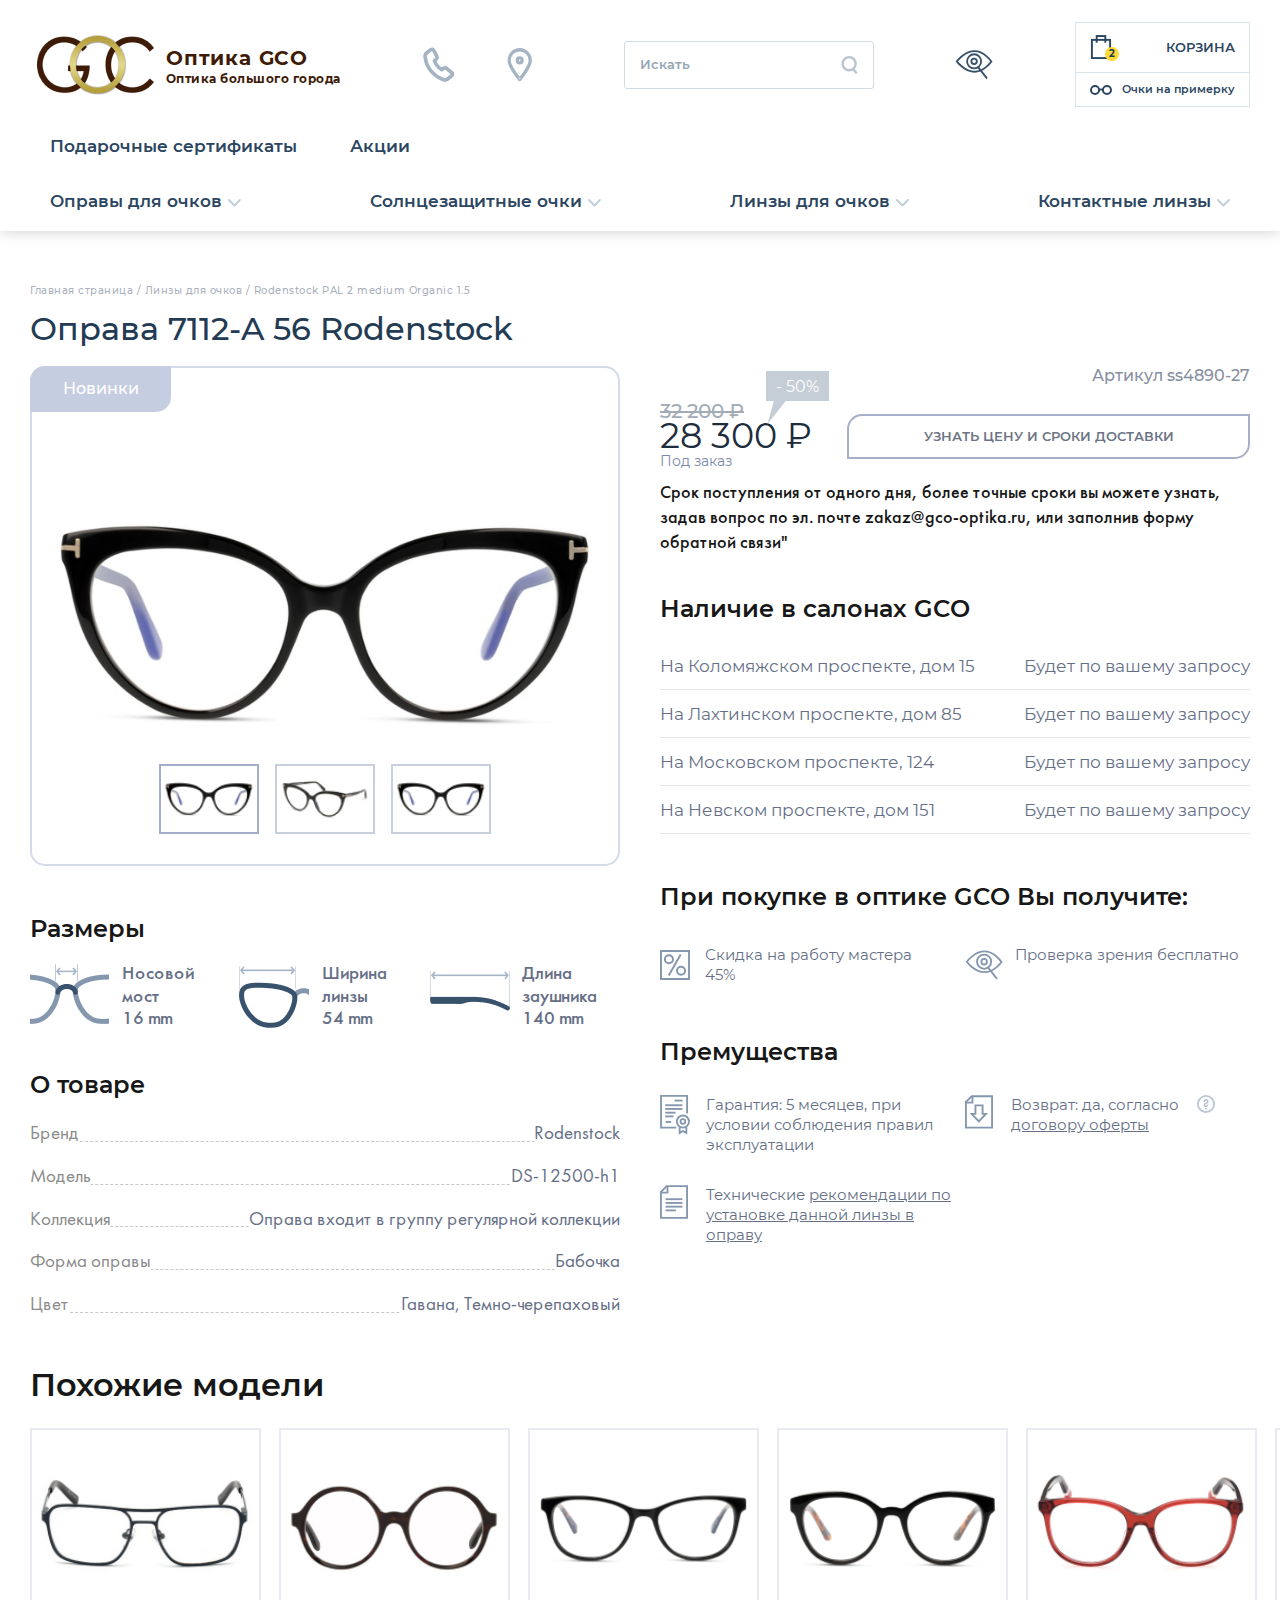
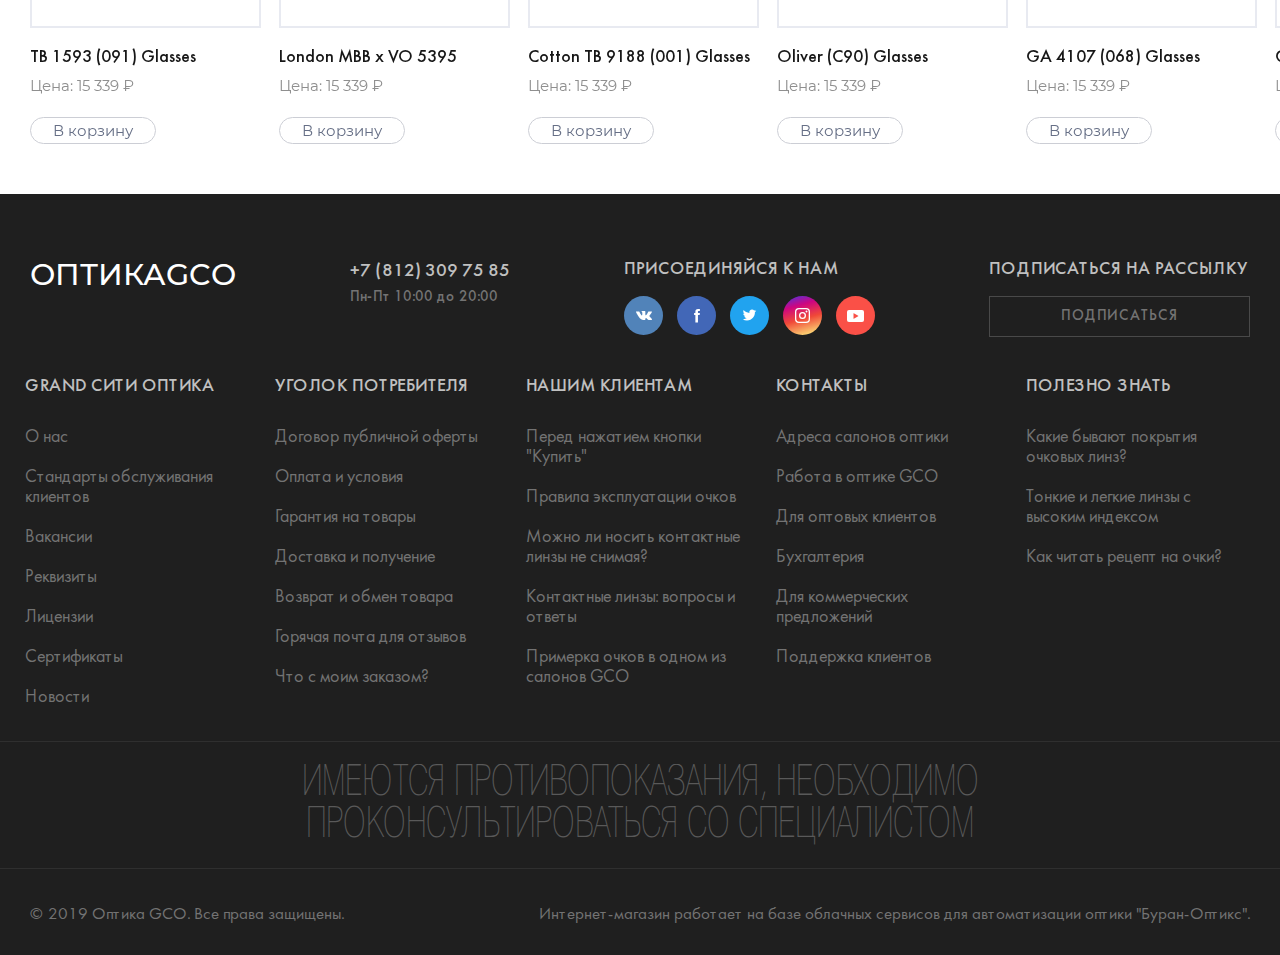
<file: item-no-stock.html>
<!DOCTYPE html>
<html lang="ru">

<head>
	<meta charset="UTF-8">
	<meta http-equiv="X-UA-Compatible" content="IE=edge">
	<meta name="viewport" content="width=device-width, initial-scale=1.0, user-scalable=no">
	<title>GCO</title>
	<link rel="stylesheet" href="css/style.css">
	<link rel="stylesheet" href="css/swiper-bundle.min.css">
</head>

<body>
	<div class="wrapper">
		<header class="header">

	<div class="header__content">
		<div class="header__container-top container">
			<div class="header__top">
				<div class="header__mob-group-1">
					<div class="header__burger burger">
						<span></span>
					</div>
					<div class="header__links-mob">
						<a class="header__link" href="tel:+78123097585">+7 (812) 309 75 85</a>
					</div>
				</div>
				<div class="header__logo header-logo">
					<div class="header-logo__img">
						<img src="img/header_logo.png" alt="">
					</div>
					<div class="header-logo__text">
						<div class="header-logo__title">Оптика GCO</div>
						<div class="header-logo__subtitle">Оптика большого города</div>
					</div>
				</div>
				<div class="header__links">
					<a class="header__link header__tel-link" href="tel:+78123097585">+7 (812) 309 75 85</a>
					<a class="header__link header__contact-link" href="#">Наши контакты<br>
						и адреса салонов</a>
				</div>
				<div class="header__search-wrap">
					<form class="header__search" name="header-search" action="#">
						<input class="header__search-input" type="text" placeholder="Искать">
						<button class="header__search_btn"></button>
						<button class="header__close_search_btn close-search"></button>
					</form>
				</div>
				<a href="#" class="header__eye-link" style="background: url('img/icons/lupe.svg') 0 0 / 38px 29px
					no-repeat;">Для<br> слабовидящих</a>
				<div class="header__mob-group-2">
					<button class="header__search-mob"></button>
					<div class="header__basket header-basket">
						<a href="#" class="header-basket__top">
							Корзина
							<span class="header-basket__count">2</span>
						</a>
						<a class="header-basket__bottom">
							Очки на примерку
						</a>
					</div>
				</div>
			</div>
		</div>
		<div class="header__container-bottom container">
			<div class="header__bottom">
				<nav class="header__nav nav">
					<ul class="nav__list nav__list-btns">
						<li class="nav__item second-menu-btn" data-id="1">Оправы для очков <span class="nav__arrow"></span>
						</li>
						<li class="nav__item second-menu-btn" data-id="2">Солнцезащитные очки <span class="nav__arrow"></span>
						</li>
						<li class="nav__item second-menu-btn" data-id="3">Линзы для очков <span class="nav__arrow"></span>
						</li>
						<li class="nav__item second-menu-btn" data-id="4">Контактные линзы <span class="nav__arrow"></span>
						</li>
					</ul>
					<ul class="nav__list nav__list-links">
						<li class="nav__item"><a href="#">Подарочные сертификаты</a></li>
						<li class="nav__item"><a href="#">Акции</a></li>
					</ul>
				</nav>
				<ul class="nav-level-2">
					<li class="to-back-1">Оправы для очков</li>
					<li class="nav-level-2__link to-level-3">Коллекция <span class="nav__arrow"></span></li>
					<li class="nav-level-2__link to-level-3">Бренды <span class="nav__arrow"></span></li>
					<li class="nav-level-2__link to-level-3">Форма <span class="nav__arrow"></span></li>
				</ul>
				<ul class="nav-level-2">
					<li class="to-back-1">Солнцезащитные очки</li>
					<li class="nav-level-2__link to-level-3">Коллекция <span class="nav__arrow"></span></li>
					<li class="nav-level-2__link to-level-3">Бренды <span class="nav__arrow"></span></li>
					<li class="nav-level-2__link to-level-3">Форма <span class="nav__arrow"></span></li>
				</ul>
				<ul class="nav-level-2">
					<li class="to-back-1">Линзы для очков</li>
					<li class="nav-level-2__link to-level-3">Бренды <span class="nav__arrow"></span></li>
					<li class="nav-level-2__link to-level-3">Назначение <span class="nav__arrow"></span></li>
					<li class="nav-level-2__link to-level-3">Индекс <span class="nav__arrow"></span></li>
					<li class="nav-level-2__link to-level-3">Класс линзы <span class="nav__arrow"></span></li>
					<li class="nav-level-2__link to-level-3">Форма <span class="nav__arrow"></span></li>
					<li class="nav-level-2__link to-level-3">Материал <span class="nav__arrow"></span></li>
				</ul>
				<ul class="nav-level-2">
					<li class="to-back-1">Контактные линзы</li>
					<li class="nav-level-2__link to-level-3">Бренды <span class="nav__arrow"></span></li>
					<li class="nav-level-2__link to-level-3">Бренды <span class="nav__arrow"></span></li>
					<li class="nav-level-2__link to-level-3">Назначение <span class="nav__arrow"></span></li>
				</ul>
				<div class="header-footer">
					<a href="tel:+78123097585" class="header-footer__tel">+7 (812) 309 75 85</a>
					<a href="#" class="header-footer__point">Наши контакты <br"> и адреса салонов</a>
					<div class="header-footer__social">
						<div class="header-footer__social-title">Присоединяйся к нам</div>
						<div class="header-footer__social-links">
							<a href="#" class="header-footer__social-link header-footer__vk"></a>
							<a href="#" class="header-footer__social-link header-footer__fb"></a>
							<a href="#" class="header-footer__social-link header-footer__tw"></a>
							<a href="#" class="header-footer__social-link header-footer__instagram"></a>
							<a href="#" class="header-footer__social-link header-footer__youtube"></a>
						</div>
					</div>
					<div class="header-footer__mailing">
						<div class="header-footer__mailing-title">Подписаться на рассылку</div>
						<button class="header-footer__mailing-btn">Подписаться</button>
					</div>
				</div>
			</div>
		</div>
	</div>

	<div class="second-menu" data-id="1">
		<div class="second-menu__container container">
			<ul class="second-menu__list nav-level-3">
				<li class="second-menu__item second-menu__title to-back-2-1">Коллекция</li>
				<li class="second-menu__item"><a href="#">Мужские</a></li>
				<li class="second-menu__item"><a href="#">Женские</a></li>
				<li class="second-menu__item"><a href="#">Унисекс</a></li>
				<li class="second-menu__item"><a href="#">Компактные (складные)</a></li>
				<li class="second-menu__item"><a href="#">Детские</a></li>
				<li class="second-menu__item"><a href="#">Подростковые</a></li>
				<li class="second-menu__item"><a href="#">Спортивные</a></li>
			</ul>
			<ul class="second-menu__list nav-level-3">
				<li class="second-menu__item second-menu__title to-back-2-1">Бренды></li>
				<li class="second-menu__item"><a href="#">Бренды</a></li>
				<li class="second-menu__item"><a href="#">В наличии</a></li>
				<li class="second-menu__item"><a href="#">Абонемент GCO</a></li>
				<li class="second-menu__item"><a href="#">SALE</a></li>
			</ul>
			<ul class="second-menu__list nav-level-3">
				<li class="second-menu__item second-menu__title to-back-2-1">Форма</li>
				<li class="second-menu__item"><a href="#">Прямоугольник</a></li>
				<li class="second-menu__item"><a href="#">Квадрат</a></li>
				<li class="second-menu__item"><a href="#">Круг</a></li>
				<li class="second-menu__item"><a href="#">Авиатор</a></li>
				<li class="second-menu__item"><a href="#">Овал</a></li>
				<li class="second-menu__item"><a href="#">Бабочка</a></li>
				<li class="second-menu__item"><a href="#">Остальные формы</a></li>
			</ul>
		</div>
	</div>
	<div class="second-menu" data-id="2">
		<div class="second-menu__container container">
			<ul class="second-menu__list nav-level-3">
				<li class="second-menu__item second-menu__title to-back-2-2">Коллекция</li>
				<li class="second-menu__item"><a href="#">Мужские</a></li>
				<li class="second-menu__item"><a href="#">Женские</a></li>
				<li class="second-menu__item"><a href="#">Унисекс</a></li>
				<li class="second-menu__item"><a href="#">Компактные (складные)</a></li>
				<li class="second-menu__item"><a href="#">Детские</a></li>
				<li class="second-menu__item"><a href="#">Подростковые</a></li>
				<li class="second-menu__item"><a href="#">Спортивные</a></li>
			</ul>
			<ul class="second-menu__list nav-level-3">
				<li class="second-menu__item second-menu__title to-back-2-2">Бренды</li>
				<li class="second-menu__item"><a href="#">Бренды</a></li>
				<li class="second-menu__item"><a href="#">В наличии</a></li>
				<li class="second-menu__item"><a href="#">Абонемент GCO</a></li>
				<li class="second-menu__item"><a href="#">SALE</a></li>
			</ul>
			<ul class="second-menu__list nav-level-3">
				<li class="second-menu__item second-menu__title to-back-2-2">Форма</li>
				<li class="second-menu__item"><a href="#">Прямоугольник</a></li>
				<li class="second-menu__item"><a href="#">Квадрат</a></li>
				<li class="second-menu__item"><a href="#">Круг</a></li>
				<li class="second-menu__item"><a href="#">Авиатор</a></li>
				<li class="second-menu__item"><a href="#">Овал</a></li>
				<li class="second-menu__item"><a href="#">Бабочка</a></li>
				<li class="second-menu__item"><a href="#">Остальные формы</a></li>
			</ul>
		</div>
	</div>
	<div class="second-menu" data-id="3">
		<div class="second-menu__container container">
			<ul class="second-menu__list nav-level-3">
				<li class="second-menu__item second-menu__title to-back-2-3">Бренды</li>
				<li class="second-menu__item"><a href="#">ZEISS</a></li>
				<li class="second-menu__item"><a href="#">ESSILOR</a></li>
				<li class="second-menu__item"><a href="#">RODENSTOCK</a></li>
				<li class="second-menu__item"><a href="#">SEIKO</a></li>
				<li class="second-menu__item"><a href="#">STARVISION</a></li>
				<li class="second-menu__item"><a href="#">HOYA</a></li>
				<li class="second-menu__item"><a href="#">BBGR</a></li>
				<li class="second-menu__item"><a href="#">YOUNGER OPTICS</a></li>
			</ul>
			<ul class="second-menu__list nav-level-3">
				<li class="second-menu__item second-menu__title to-back-2-3">Назначение</li>
				<li class="second-menu__item"><a href="#">Для дали</a></li>
				<li class="second-menu__item"><a href="#">Для близи</a></li>
				<li class="second-menu__item"><a href="#">Для компьютера</a></li>
				<li class="second-menu__item"><a href="#">Для вождения</a></li>
				<li class="second-menu__item"><a href="#">Разгрузочные линзы</a></li>
				<li class="second-menu__item"><a href="#">Для детей</a></li>
				<li class="second-menu__item"><a href="#">Прогрессивные линзы</a></li>
				<li class="second-menu__item"><a href="#">Офисные линзы</a></li>
			</ul>
			<ul class="second-menu__list nav-level-3">
				<li class="second-menu__item second-menu__title to-back-2-3">Индекс</li>
				<li class="second-menu__item second-menu__row">
					<ul class="second-menu__column">
						<li class="second-menu__item"><a href="#">1.50</a></li>
						<li class="second-menu__item"><a href="#">1.53</a></li>
						<li class="second-menu__item"><a href="#">1.54</a></li>
						<li class="second-menu__item"><a href="#">1.56</a></li>
						<li class="second-menu__item"><a href="#">1.59</a></li>
						<li class="second-menu__item"><a href="#">1.6</a></li>
						<li class="second-menu__item"><a href="#">1.61</a></li>
						<li class="second-menu__item"><a href="#">1.67</a></li>
					</ul>
					<ul class="second-menu__column">
						<li class="second-menu__item"><a href="#">1.7</a></li>
						<li class="second-menu__item"><a href="#">1.74</a></li>
						<li class="second-menu__item"><a href="#">1.9</a></li>
					</ul>
				</li>
			</ul>
			<ul class="second-menu__list nav-level-3">
				<li class="second-menu__item second-menu__title to-back-2-3">Класс линзы</li>
				<li class="second-menu__item"><a href="#">Бесцветная</a></li>
				<li class="second-menu__item"><a href="#">Тонированная</a></li>
				<li class="second-menu__item"><a href="#">Фотохромная</a></li>
				<li class="second-menu__item"><a href="#">Поляризационная</a></li>
				<li class="second-menu__item"><a href="#">Поляризационно-<br>фотохромная</a></li>
			</ul>
			<ul class="second-menu__list nav-level-3">
				<li class="second-menu__item second-menu__title to-back-2-3">Форма</li>
				<li class="second-menu__item"><a href="#">Сферические</a></li>
				<li class="second-menu__item"><a href="#">Асферические</a></li>
				<li class="second-menu__item"><a href="#">Биасферические</a></li>
				<li class="second-menu__item"><a href="#">Оптимизированные</a></li>
				<li class="second-menu__item"><a href="#">Индивидуальные линзы</a></li>
				<li class="second-menu__item"><a href="#">Стандартная прогрессивная</a></li>
			</ul>
			<ul class="second-menu__list nav-level-3">
				<li class="second-menu__item second-menu__title to-back-2-3">Материал</li>
				<li class="second-menu__item"><a href="#">Полимер</a></li>
				<li class="second-menu__item"><a href="#">Стекло</a></li>
				<li class="second-menu__item"><a href="#">Поликарбонат</a></li>
				<li class="second-menu__item"><a href="#">Трайвекс</a></li>
				<li class="second-menu__item"><a href="#">Ударопрочный</a></li>
			</ul>
		</div>
	</div>
	<div class="second-menu" data-id="4">
		<div class="second-menu__container container">
			<ul class="second-menu__list nav-level-3">
				<li class="second-menu__item second-menu__title to-back-2-4">Бренды</li>
				<li class="second-menu__item"><a href="#">Бренды: (ACUVUE)</a></li>
			</ul>
			<ul class="second-menu__list nav-level-3">
				<li class="second-menu__item second-menu__title to-back-2-4">Бренды</li>
				<li class="second-menu__item"><a href="#">Бренды</a></li>
				<li class="second-menu__item"><a href="#">В наличии</a></li>
				<li class="second-menu__item"><a href="#">Абонемент GCO</a></li>
				<li class="second-menu__item"><a href="#">SALE</a></li>
			</ul>
			<ul class="second-menu__list nav-level-3">
				<li class="second-menu__item second-menu__title to-back-2-4">Назначение</li>
				<li class="second-menu__item"><a href="#">Сферические</a></li>
				<li class="second-menu__item"><a href="#">Торические (астигматизм)</a></li>
				<li class="second-menu__item"><a href="#">Мультифокальные</a></li>
			</ul>
		</div>
	</div>
</header>
		<main>
			<section class="item">
				<div class="item__container container">
					<div class="item__content">
						<div class="item__breadcrump">
							<a href="index.html">Главная страница</a> / <a href="#">Линзы для очков</a> / Rodenstock PAL 2
							medium Organic 1.5
						</div>
						<h1 class="item__title">Оправа 7112-A 56 Rodenstock</h1>
						<div class="item__row">
							<div class="item__left">
								<div class="item__main-images main-images">
									<span class="main-images__new">Новинки</span>
									<div class="main-images__img-big show">
										<img src="img/item/main-img-big.jpg" alt="">
									</div>
									<div class="main-images__img-big">
										<img src="img/item/main-img-mini-2.jpg" alt="">
									</div>
									<div class="main-images__img-big">
										<img src="img/item/main-img-big.jpg" alt="">
									</div>
									<div class="main-images__img-mini-wrap">
										<div class="main-images__img-mini active-img">
											<img src="img/item/main-img-mini-1.png" alt="">
										</div>
										<div class="main-images__img-mini">
											<img src="img/item/main-img-mini-2.jpg" alt="">
										</div>
										<div class="main-images__img-mini">
											<img src="img/item/main-img-mini-1.png" alt="">
										</div>
									</div>
								</div>
								<div class="item__size size">
									<h3 class="size__title">Размеры</h3>
									<div class="size__row">
										<div class="size__group">
											<div class="size__img">
												<img src="img/item/item-size-1.jpg" alt="">
											</div>
											<div class="size__text">
												<div>Носовой мост</div>
												<div>16 mm</div>
											</div>
										</div>
										<div class="size__group">
											<div class="size__img">
												<img src="img/item/item-size-2.jpg" alt="">
											</div>
											<div class="size__text">
												<div>Ширина линзы</div>
												<div>54 mm</div>
											</div>
										</div>
										<div class="size__group">
											<div class="size__img">
												<img src="img/item/item-size-3.jpg" alt="">
											</div>
											<div class="size__text">
												<div>Длина заушника</div>
												<div>140 mm</div>
											</div>
										</div>
									</div>
								</div>
								<div class="item__about about">
									<h3 class="about__title">О товаре</h3>
									<div class="about__column">
										<div class="about__group">
											<div class="about__label">
												<span>Бренд</span>
											</div>
											<span class="about__line"></span>
											<div class="about__value">
												<span>Rodenstock</span>
											</div>
										</div>
										<div class="about__group">
											<div class="about__label">
												<span>Модель</span>
											</div>
											<span class="about__line"></span>
											<div class="about__value">
												<span>DS-12500-h1</span>
											</div>
										</div>
										<div class="about__group">
											<div class="about__label">
												<span>Коллекция</span>
											</div>
											<span class="about__line"></span>
											<div class="about__value">
												<span>Оправа входит в группу регулярной коллекции</span>
											</div>
										</div>
										<div class="about__group">
											<div class="about__label">
												<span>Форма оправы</span>
											</div>
											<span class="about__line"></span>
											<div class="about__value">
												<span>Бабочка</span>
											</div>
										</div>
										<div class="about__group">
											<div class="about__label">
												<span>Цвет</span>
											</div>
											<span class="about__line"></span>
											<div class="about__value">
												<span>Гавана, Темно-черепаховый</span>
											</div>
										</div>
									</div>
								</div>
							</div>
							<div class="item__right">
								<div class="item__order order-stock">
									<div class="order-stock__art">Артикул ss4890-27</div>
									<div class="order-stock__row">
										<div class="order-stock__left">
											<div class="order-stock__old-price">32 200 ₽</div>
											<div class="order-stock__new-price">28 300 ₽</div>
											<div class="order-stock__no-stock">Под заказ</div>
											<span>- 50%</span>
										</div>
										<div class="order-stock__right">
											<button class="order-stock__btn-no">Узнать цену и сроки доставки</button>
										</div>
									</div>
									<div class="order-stock__text">
										Срок поступления от одного дня, более точные сроки вы можете узнать, задав вопрос по эл.
										почте zakaz@gco-optika.ru, или
										заполнив форму обратной связи"
									</div>
								</div>
								<div class="item__where-stock where-stock">
									<h3 class="where-stock__title">Наличие в салонах GCO</h3>
									<div class="where-stock__group">
										<div class="where-stock__label">На Коломяжском проспекте, дом 15</div>
										<div class="where-stock__value">Будет по вашему запросу</div>
									</div>
									<div class="where-stock__group">
										<div class="where-stock__label">На Лахтинском проспекте, дом 85</div>
										<div class="where-stock__value">Будет по вашему запросу</div>
									</div>
									<div class="where-stock__group">
										<div class="where-stock__label">На Московском проспекте, 124</div>
										<div class="where-stock__value">Будет по вашему запросу</div>
									</div>
									<div class="where-stock__group">
										<div class="where-stock__label">На Невском проспекте, дом 151</div>
										<div class="where-stock__value">Будет по вашему запросу</div>
									</div>
								</div>
								<div class="item__bonus bonus">
									<h3 class="bonus__title">При покупке в оптике GCO Вы получите:</h3>
									<div class="bonus__row">
										<div class="bonus__item bonus__item-1"
											style="background: url('img/icons/bonus_item_1.svg') 0 center / 30px 30px no-repeat;">
											Скидка на работу мастера 45%</div>
										<div class="bonus__item bonus__item-2" style="background: url('img/icons/bonus_item_2.svg') 0 center / 38px 30px no-repeat; 
																			">
											Проверка зрения бесплатно</div>
									</div>
								</div>
								<div class="item__benefits benefits">
									<h3 class="benefits__title">Премущества</h3>
									<div class="benefits__row">
										<div class="benefits__item benefits__item-1"
											style="background: url('img/icons/benefit_1.svg') 0 0/ 30px 40px no-repeat;">
											Гарантия: 5 месяцев, при условии соблюдения
											правил
											эксплуатации</div>
										<div class="benefits__item benefits__item-2 benefits__clue-area"
											style="background: url('img/icons/benefit_2.svg') 0 0/ 28px 34px no-repeat;">
											Возврат: да, согласно <a href="#">договору оферты</a> <span
												class="benefits__clue"></span>
										</div>
										<div class="benefits__item benefits__item-3"
											style="background: url('img/icons/benefit_3.svg') 0 0/ 28px 34px no-repeat;">
											Технические <a href="#">рекомендации по
												установке данной линзы
												в оправу</a>
										</div>
									</div>
									<div class="benefits__clue-body">
										<div class="benefits__clue-text">"Если консультация была получена у нашего специалиста и
											линзы не были установлены в оправу, то складские линзы можно
											обменять или вернуть.</div>
										<div class="benefits__clue-text">
											Линзы индивидуального изготовления обмену и возврату
											не подлежат".</div>
									</div>
								</div>
							</div>
						</div>
						<div class="item__similar similar">
							<h3 class="similar__title">Похожие модели</h3>
							<div class="similar__slider similar-slider swiper-container">
								<div class="similar-slider__wrapper swiper-wrapper">
									<div class="similar-slider__slide similar-slide swiper-slide">
										<div class="similar__card similar-card">
											<a href="#" class="similar-card__img">
												<img src="img/item/similar-stock-1.jpg" alt="">
											</a>
											<a href="#" class="similar-card__title">TB 1593 (091) Glasses</a>
											<div class="similar-card__price">Цена: 15 339 ₽</div>
											<button class="similar-card__btn">В корзину</button>
										</div>
									</div>
									<div class="similar-slider__slide similar-slide swiper-slide">
										<div class="similar__card similar-card">
											<a href="#" class="similar-card__img">
												<img src="img/item/similar-stock-2.jpg" alt="">
											</a>
											<a href="#" class="similar-card__title">London MBB x VO 5395</a>
											<div class="similar-card__price">Цена: 15 339 ₽</div>
											<button class="similar-card__btn">В корзину</button>
										</div>
									</div>
									<div class="similar-slider__slide similar-slide swiper-slide">
										<div class="similar__card similar-card">
											<a href="#" class="similar-card__img">
												<img src="img/item/similar-stock-3.jpg" alt="">
											</a>
											<a href="#" class="similar-card__title">Cotton TB 9188 (001) Glasses</a>
											<div class="similar-card__price">Цена: 15 339 ₽</div>
											<button class="similar-card__btn">В корзину</button>
										</div>
									</div>
									<div class="similar-slider__slide similar-slide swiper-slide">
										<div class="similar__card similar-card">
											<a href="#" class="similar-card__img">
												<img src="img/item/similar-stock-4.jpg" alt="">
											</a>
											<a href="#" class="similar-card__title">Oliver (C90) Glasses</a>
											<div class="similar-card__price">Цена: 15 339 ₽</div>
											<button class="similar-card__btn">В корзину</button>
										</div>
									</div>
									<div class="similar-slider__slide similar-slide swiper-slide">
										<div class="similar__card similar-card">
											<a href="#" class="similar-card__img">
												<img src="img/item/similar-stock-5.jpg" alt="">
											</a>
											<a href="#" class="similar-card__title">GA 4107 (068) Glasses</a>
											<div class="similar-card__price">Цена: 15 339 ₽</div>
											<button class="similar-card__btn">В корзину</button>
										</div>
									</div>
									<div class="similar-slider__slide similar-slide swiper-slide">
										<div class="similar__card similar-card">
											<a href="#" class="similar-card__img">
												<img src="img/item/similar-stock-6.jpg" alt="">
											</a>
											<a href="#" class="similar-card__title">Cotton TB 9188 (001) Glasses</a>
											<div class="similar-card__price">Цена: 15 339 ₽</div>
											<button class="similar-card__btn">В корзину</button>
										</div>
									</div>
								</div>
							</div>
						</div>
					</div>
				</div>
			</section>
		</main>
		<div class="ask-popup">
			<div class="ask-popup__body">
				<span class="close-ask"></span>
				<form action="#" class="ask-popup__form ask-form" name="ask-popup-form">
					<h2 class="ask-form__title">Уточнить сроки и цену</h2>
					<div class="ask-form__text">Через данную форму вы можете отправить запрос на получение точной цены и
						сроков
						достави товара.</div>
					<div class="ask-form__suk">SUK товара: 93075 6100</div>
					<div class="ask-form__model">Наименование товара: Davidoff 93075 6100</div>
					<div class="ask-form__name ask-form__input">
						<input type="text" name="name" placeholder="ВВЕДИТЕ ФИО" class="only-letter-rus">
						<span>*</span>
					</div>
					<div class="ask-form__group">
						<div class="ask-form__tel ask-form__input">
							<input type="text" name="tel" placeholder="ВВЕДИТЕ ТЕЛЕФОН" class="only-number">
							<span>*</span>
						</div>
						<div class="ask-form__email ask-form__input">
							<input type="text" name="tel" placeholder="ЭЛЕКТРОННАЯ ПОЧТА" class="only-letter-eng">
							<span>*</span>
						</div>
					</div>
					<div class="ask-form__required">* Обязательное полe для заполнения.</div>
					<button class="ask-form__submit">Отправить</button>
				</form>
			</div>
		</div>
		<footer class="footer">
	<div class="footer__content">
		<div class="footer__top">
			<div class="footer__container-top container">
				<div class="header-footer">
					<div class="header-footer__logo">ОптикаGCO</div>
					<div class="header-footer__tel-wrap">
						<a href="tel:+78123097585" class="header-footer__tel">+7 (812) 309 75 85</a>
						<div class="header-footer__tel-subtitle">Пн-Пт 10:00 до 20:00</div>
					</div>
					<div class="header-footer__social">
						<div class="header-footer__social-title">Присоединяйся к нам</div>
						<div class="header-footer__social-links">
							<a href="#" class="header-footer__social-link header-footer__vk"></a>
							<a href="#" class="header-footer__social-link header-footer__fb"></a>
							<a href="#" class="header-footer__social-link header-footer__tw"></a>
							<a href="#" class="header-footer__social-link header-footer__instagram"></a>
							<a href="#" class="header-footer__social-link header-footer__youtube"></a>
						</div>
					</div>
					<div class="header-footer__mailing">
						<div class="header-footer__mailing-title">Подписаться на рассылку</div>
						<button class="header-footer__mailing-btn">Подписаться</button>
					</div>
				</div>
				<div class="footer__menu footer-menu">
					<div class="footer-menu__block">
						<div class="footer-menu__head">
							<h3 class="footer-menu__title">Grand сити оптика</h3>
						</div>
						<div class="footer-menu__body">
							<ul class="footer-menu__list">
								<li class="footer-menu__item"><a href="#">О нас</a></li>
								<li class="footer-menu__item"><a href="#">Стандарты обслуживания клиентов</a></li>
								<li class="footer-menu__item"><a href="#">Вакансии</a></li>
								<li class="footer-menu__item"><a href="#">Реквизиты</a></li>
								<li class="footer-menu__item"><a href="#">Лицензии</a></li>
								<li class="footer-menu__item"><a href="#">Сертификаты</a></li>
								<li class="footer-menu__item"><a href="#">Новости</a></li>
							</ul>
						</div>
					</div>
					<div class="footer-menu__block">
						<div class="footer-menu__head">
							<h3 class="footer-menu__title">Уголок потребителя</h3>
						</div>
						<div class="footer-menu__body">
							<ul class="footer-menu__list">
								<li class="footer-menu__item"><a href="#">Договор публичной оферты</a></li>
								<li class="footer-menu__item"><a href="#">Оплата и условия</a></li>
								<li class="footer-menu__item"><a href="#">Гарантия на товары</a></li>
								<li class="footer-menu__item"><a href="#">Доставка и получение</a></li>
								<li class="footer-menu__item"><a href="#">Возврат и обмен товара</a></li>
								<li class="footer-menu__item"><a href="#">Горячая почта для отзывов</a></li>
								<li class="footer-menu__item"><a href="#">Что с моим заказом?</a></li>
							</ul>
						</div>
					</div>
					<div class="footer-menu__block">
						<div class="footer-menu__head">
							<h3 class="footer-menu__title">Нашим клиентам</h3>
						</div>
						<div class="footer-menu__body">
							<ul class="footer-menu__list">
								<li class="footer-menu__item"><a href="#">Перед нажатием кнопки "Купить"</a></li>
								<li class="footer-menu__item"><a href="#">Правила эксплуатации очков</a></li>
								<li class="footer-menu__item"><a href="#">Можно ли носить контактные линзы не снимая?</a></li>
								<li class="footer-menu__item"><a href="#">Контактные линзы: вопросы и ответы</a></li>
								<li class="footer-menu__item"><a href="#">Примерка очков в одном из салонов GCO</a></li>
							</ul>
						</div>
					</div>
					<div class="footer-menu__block">
						<div class="footer-menu__head">
							<h3 class="footer-menu__title">Контакты</h3>
						</div>
						<div class="footer-menu__body">
							<ul class="footer-menu__list">
								<li class="footer-menu__item"><a href="#">Адреса салонов оптики</a></li>
								<li class="footer-menu__item"><a href="#">Работа в оптике GCO</a></li>
								<li class="footer-menu__item"><a href="#">Для оптовых клиентов</a></li>
								<li class="footer-menu__item"><a href="#">Бухгалтерия</a></li>
								<li class="footer-menu__item"><a href="#">Для коммерческих предложений</a></li>
								<li class="footer-menu__item"><a href="#">Поддержка клиентов</a></li>
							</ul>
						</div>
					</div>
					<div class="footer-menu__block">
						<div class="footer-menu__head">
							<h3 class="footer-menu__title">Полезно знать</h3>
						</div>
						<div class="footer-menu__body">
							<ul class="footer-menu__list">
								<li class="footer-menu__item"><a href="#">Какие бывают покрытия очковых линз?</a></li>
								<li class="footer-menu__item"><a href="#">Тонкие и легкие линзы с высоким индексом</a></li>
								<li class="footer-menu__item"><a href="#">Как читать рецепт на очки?</a></li>
							</ul>
						</div>
					</div>
				</div>
			</div>
		</div>
		<div class="footer__bottom">
			<div class="footer__attention">
				<p>Имеются противопоказания, необходимо проконсультироваться со специалистом</p>
			</div>
			<div class="footer__container-bottom container">
				<div class="footer__row">
					<div class="footer__copyright">© 2019 Оптика GCO. Все права защищены.</div>
					<div class="footer__text">Интернет-магазин работает на базе облачных сервисов для автоматизации оптики
						"Буран-Оптикс".</div>
				</div>
			</div>
		</div>
	</div>
	</div>
</footer>
	</div>
	<script src="js/swiper-bundle.min.js"></script>
	<script src="js/item.js"></script>
</body>

</html>
</file>
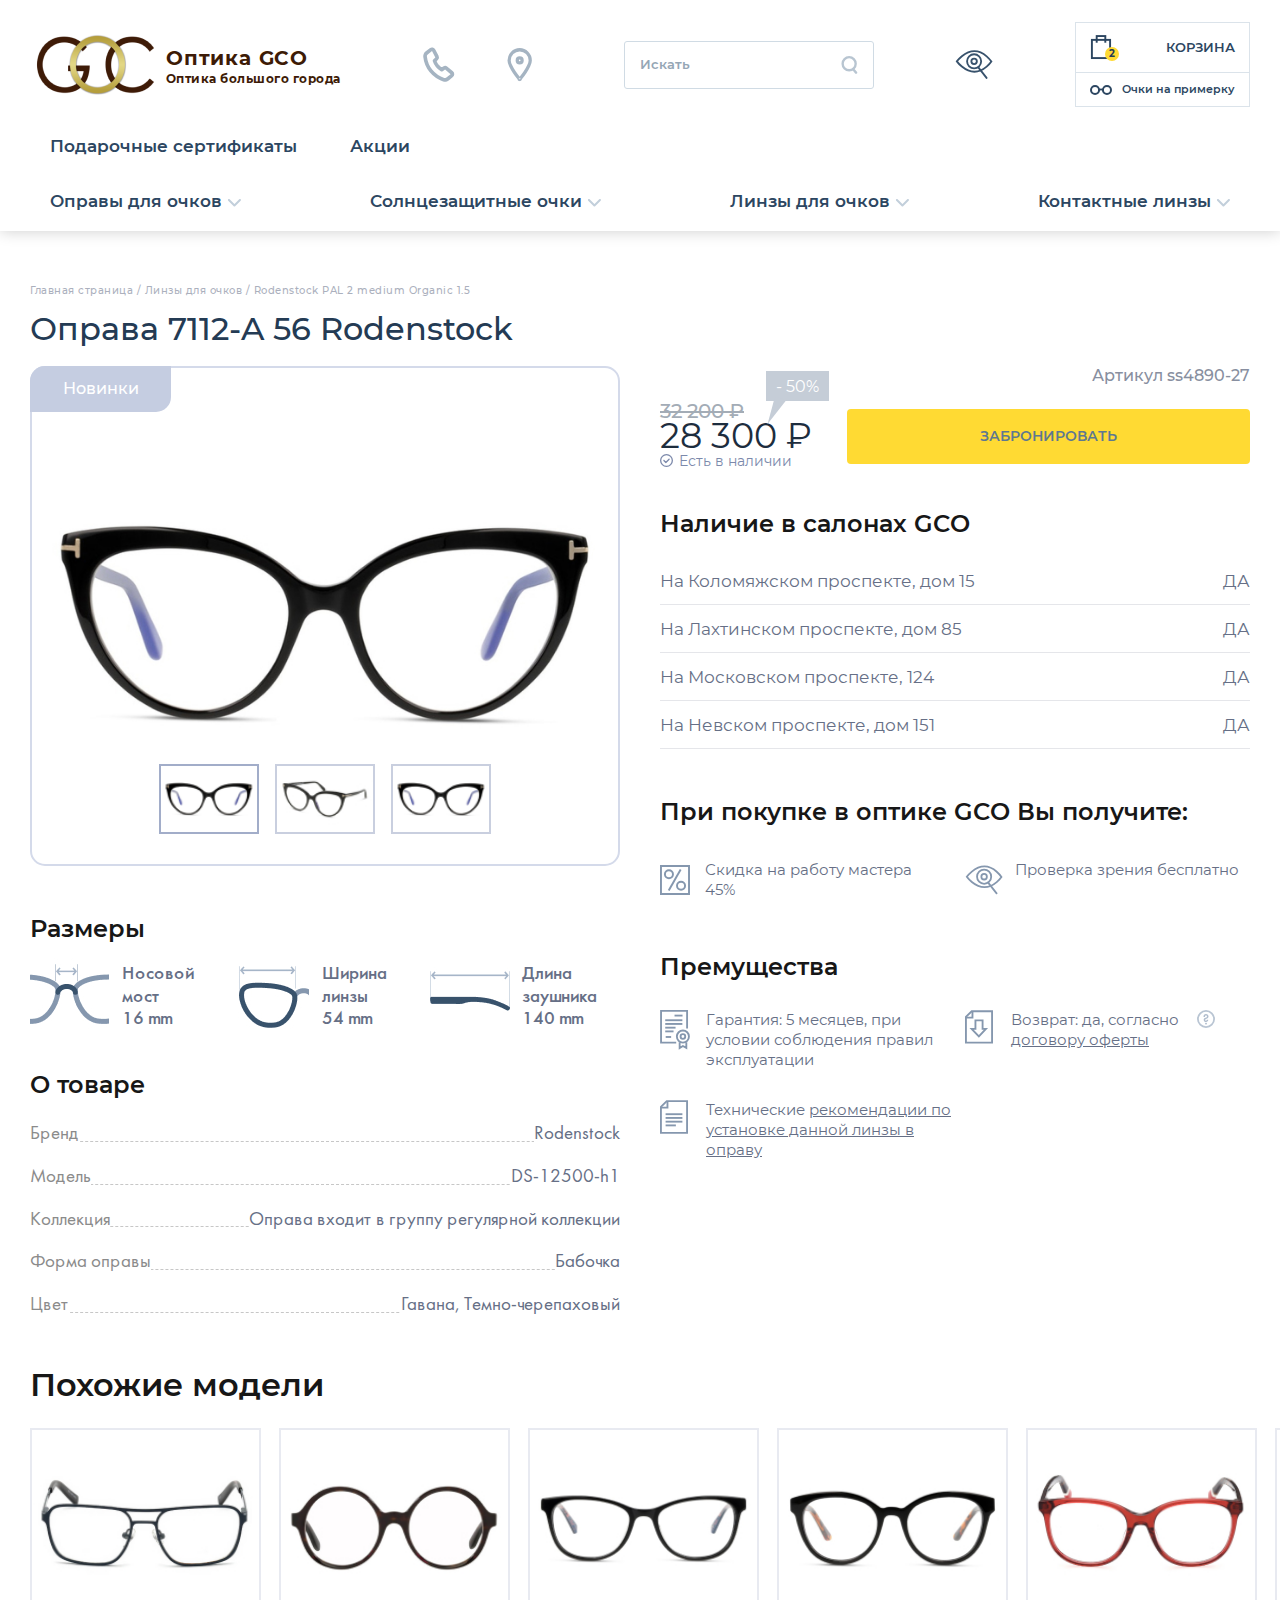
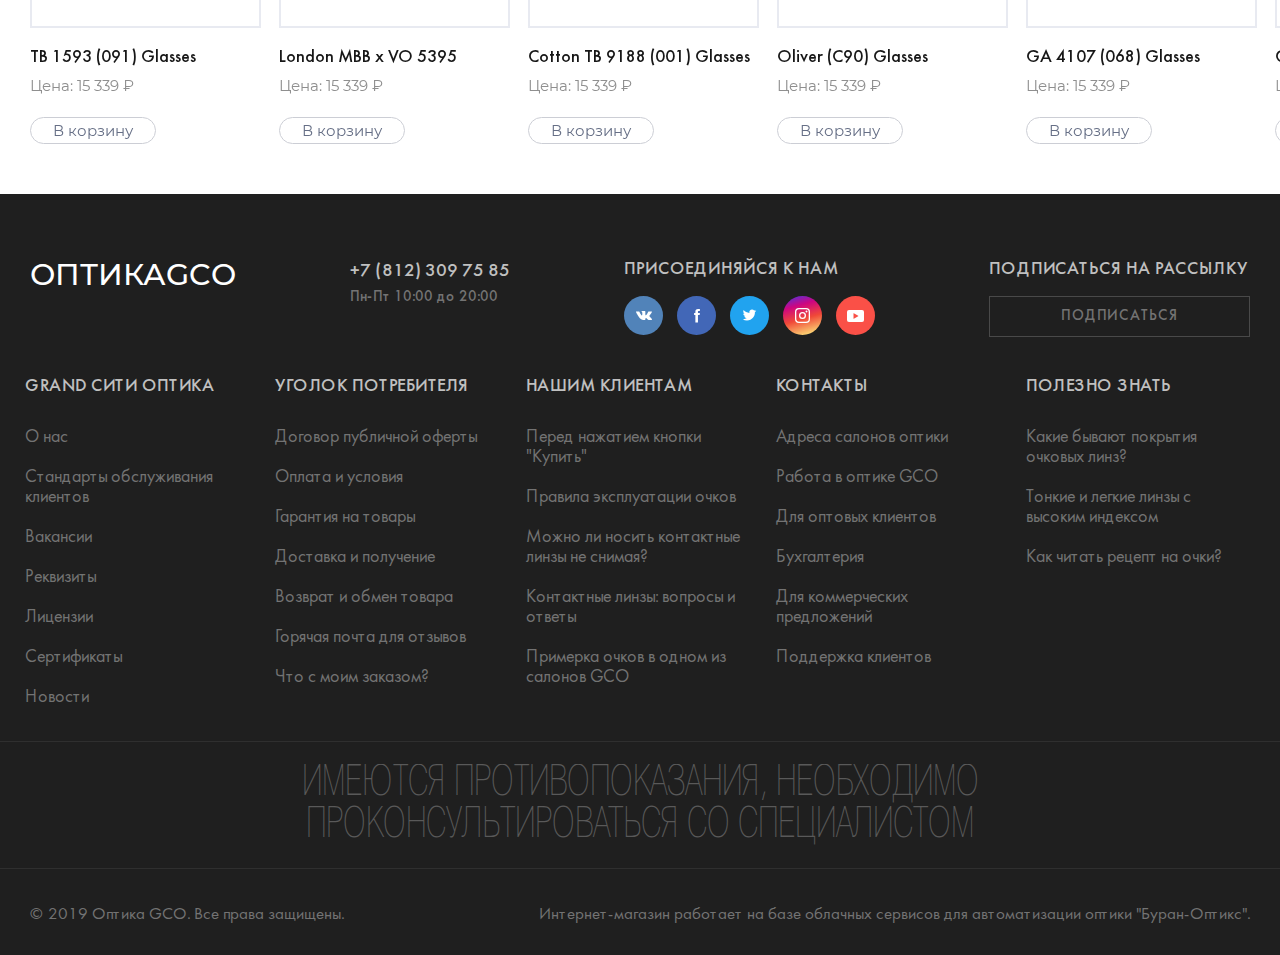
<file: item.html>
<!DOCTYPE html>
<html lang="ru">

<head>
	<meta charset="UTF-8">
	<meta http-equiv="X-UA-Compatible" content="IE=edge">
	<meta name="viewport" content="width=device-width, initial-scale=1.0, user-scalable=no">
	<title>GCO</title>
	<link rel="stylesheet" href="css/style.css">
	<link rel="stylesheet" href="css/swiper-bundle.min.css">
</head>

<body>
	<div class="wrapper">
		<header class="header">

	<div class="header__content">
		<div class="header__container-top container">
			<div class="header__top">
				<div class="header__mob-group-1">
					<div class="header__burger burger">
						<span></span>
					</div>
					<div class="header__links-mob">
						<a class="header__link" href="tel:+78123097585">+7 (812) 309 75 85</a>
					</div>
				</div>
				<div class="header__logo header-logo">
					<div class="header-logo__img">
						<img src="img/header_logo.png" alt="">
					</div>
					<div class="header-logo__text">
						<div class="header-logo__title">Оптика GCO</div>
						<div class="header-logo__subtitle">Оптика большого города</div>
					</div>
				</div>
				<div class="header__links">
					<a class="header__link header__tel-link" href="tel:+78123097585">+7 (812) 309 75 85</a>
					<a class="header__link header__contact-link" href="#">Наши контакты<br>
						и адреса салонов</a>
				</div>
				<div class="header__search-wrap">
					<form class="header__search" name="header-search" action="#">
						<input class="header__search-input" type="text" placeholder="Искать">
						<button class="header__search_btn"></button>
						<button class="header__close_search_btn close-search"></button>
					</form>
				</div>
				<a href="#" class="header__eye-link" style="background: url('img/icons/lupe.svg') 0 0 / 38px 29px
					no-repeat;">Для<br> слабовидящих</a>
				<div class="header__mob-group-2">
					<button class="header__search-mob"></button>
					<div class="header__basket header-basket">
						<a href="#" class="header-basket__top">
							Корзина
							<span class="header-basket__count">2</span>
						</a>
						<a class="header-basket__bottom">
							Очки на примерку
						</a>
					</div>
				</div>
			</div>
		</div>
		<div class="header__container-bottom container">
			<div class="header__bottom">
				<nav class="header__nav nav">
					<ul class="nav__list nav__list-btns">
						<li class="nav__item second-menu-btn" data-id="1">Оправы для очков <span class="nav__arrow"></span>
						</li>
						<li class="nav__item second-menu-btn" data-id="2">Солнцезащитные очки <span class="nav__arrow"></span>
						</li>
						<li class="nav__item second-menu-btn" data-id="3">Линзы для очков <span class="nav__arrow"></span>
						</li>
						<li class="nav__item second-menu-btn" data-id="4">Контактные линзы <span class="nav__arrow"></span>
						</li>
					</ul>
					<ul class="nav__list nav__list-links">
						<li class="nav__item"><a href="#">Подарочные сертификаты</a></li>
						<li class="nav__item"><a href="#">Акции</a></li>
					</ul>
				</nav>
				<ul class="nav-level-2">
					<li class="to-back-1">Оправы для очков</li>
					<li class="nav-level-2__link to-level-3">Коллекция <span class="nav__arrow"></span></li>
					<li class="nav-level-2__link to-level-3">Бренды <span class="nav__arrow"></span></li>
					<li class="nav-level-2__link to-level-3">Форма <span class="nav__arrow"></span></li>
				</ul>
				<ul class="nav-level-2">
					<li class="to-back-1">Солнцезащитные очки</li>
					<li class="nav-level-2__link to-level-3">Коллекция <span class="nav__arrow"></span></li>
					<li class="nav-level-2__link to-level-3">Бренды <span class="nav__arrow"></span></li>
					<li class="nav-level-2__link to-level-3">Форма <span class="nav__arrow"></span></li>
				</ul>
				<ul class="nav-level-2">
					<li class="to-back-1">Линзы для очков</li>
					<li class="nav-level-2__link to-level-3">Бренды <span class="nav__arrow"></span></li>
					<li class="nav-level-2__link to-level-3">Назначение <span class="nav__arrow"></span></li>
					<li class="nav-level-2__link to-level-3">Индекс <span class="nav__arrow"></span></li>
					<li class="nav-level-2__link to-level-3">Класс линзы <span class="nav__arrow"></span></li>
					<li class="nav-level-2__link to-level-3">Форма <span class="nav__arrow"></span></li>
					<li class="nav-level-2__link to-level-3">Материал <span class="nav__arrow"></span></li>
				</ul>
				<ul class="nav-level-2">
					<li class="to-back-1">Контактные линзы</li>
					<li class="nav-level-2__link to-level-3">Бренды <span class="nav__arrow"></span></li>
					<li class="nav-level-2__link to-level-3">Бренды <span class="nav__arrow"></span></li>
					<li class="nav-level-2__link to-level-3">Назначение <span class="nav__arrow"></span></li>
				</ul>
				<div class="header-footer">
					<a href="tel:+78123097585" class="header-footer__tel">+7 (812) 309 75 85</a>
					<a href="#" class="header-footer__point">Наши контакты <br"> и адреса салонов</a>
					<div class="header-footer__social">
						<div class="header-footer__social-title">Присоединяйся к нам</div>
						<div class="header-footer__social-links">
							<a href="#" class="header-footer__social-link header-footer__vk"></a>
							<a href="#" class="header-footer__social-link header-footer__fb"></a>
							<a href="#" class="header-footer__social-link header-footer__tw"></a>
							<a href="#" class="header-footer__social-link header-footer__instagram"></a>
							<a href="#" class="header-footer__social-link header-footer__youtube"></a>
						</div>
					</div>
					<div class="header-footer__mailing">
						<div class="header-footer__mailing-title">Подписаться на рассылку</div>
						<button class="header-footer__mailing-btn">Подписаться</button>
					</div>
				</div>
			</div>
		</div>
	</div>

	<div class="second-menu" data-id="1">
		<div class="second-menu__container container">
			<ul class="second-menu__list nav-level-3">
				<li class="second-menu__item second-menu__title to-back-2-1">Коллекция</li>
				<li class="second-menu__item"><a href="#">Мужские</a></li>
				<li class="second-menu__item"><a href="#">Женские</a></li>
				<li class="second-menu__item"><a href="#">Унисекс</a></li>
				<li class="second-menu__item"><a href="#">Компактные (складные)</a></li>
				<li class="second-menu__item"><a href="#">Детские</a></li>
				<li class="second-menu__item"><a href="#">Подростковые</a></li>
				<li class="second-menu__item"><a href="#">Спортивные</a></li>
			</ul>
			<ul class="second-menu__list nav-level-3">
				<li class="second-menu__item second-menu__title to-back-2-1">Бренды></li>
				<li class="second-menu__item"><a href="#">Бренды</a></li>
				<li class="second-menu__item"><a href="#">В наличии</a></li>
				<li class="second-menu__item"><a href="#">Абонемент GCO</a></li>
				<li class="second-menu__item"><a href="#">SALE</a></li>
			</ul>
			<ul class="second-menu__list nav-level-3">
				<li class="second-menu__item second-menu__title to-back-2-1">Форма</li>
				<li class="second-menu__item"><a href="#">Прямоугольник</a></li>
				<li class="second-menu__item"><a href="#">Квадрат</a></li>
				<li class="second-menu__item"><a href="#">Круг</a></li>
				<li class="second-menu__item"><a href="#">Авиатор</a></li>
				<li class="second-menu__item"><a href="#">Овал</a></li>
				<li class="second-menu__item"><a href="#">Бабочка</a></li>
				<li class="second-menu__item"><a href="#">Остальные формы</a></li>
			</ul>
		</div>
	</div>
	<div class="second-menu" data-id="2">
		<div class="second-menu__container container">
			<ul class="second-menu__list nav-level-3">
				<li class="second-menu__item second-menu__title to-back-2-2">Коллекция</li>
				<li class="second-menu__item"><a href="#">Мужские</a></li>
				<li class="second-menu__item"><a href="#">Женские</a></li>
				<li class="second-menu__item"><a href="#">Унисекс</a></li>
				<li class="second-menu__item"><a href="#">Компактные (складные)</a></li>
				<li class="second-menu__item"><a href="#">Детские</a></li>
				<li class="second-menu__item"><a href="#">Подростковые</a></li>
				<li class="second-menu__item"><a href="#">Спортивные</a></li>
			</ul>
			<ul class="second-menu__list nav-level-3">
				<li class="second-menu__item second-menu__title to-back-2-2">Бренды</li>
				<li class="second-menu__item"><a href="#">Бренды</a></li>
				<li class="second-menu__item"><a href="#">В наличии</a></li>
				<li class="second-menu__item"><a href="#">Абонемент GCO</a></li>
				<li class="second-menu__item"><a href="#">SALE</a></li>
			</ul>
			<ul class="second-menu__list nav-level-3">
				<li class="second-menu__item second-menu__title to-back-2-2">Форма</li>
				<li class="second-menu__item"><a href="#">Прямоугольник</a></li>
				<li class="second-menu__item"><a href="#">Квадрат</a></li>
				<li class="second-menu__item"><a href="#">Круг</a></li>
				<li class="second-menu__item"><a href="#">Авиатор</a></li>
				<li class="second-menu__item"><a href="#">Овал</a></li>
				<li class="second-menu__item"><a href="#">Бабочка</a></li>
				<li class="second-menu__item"><a href="#">Остальные формы</a></li>
			</ul>
		</div>
	</div>
	<div class="second-menu" data-id="3">
		<div class="second-menu__container container">
			<ul class="second-menu__list nav-level-3">
				<li class="second-menu__item second-menu__title to-back-2-3">Бренды</li>
				<li class="second-menu__item"><a href="#">ZEISS</a></li>
				<li class="second-menu__item"><a href="#">ESSILOR</a></li>
				<li class="second-menu__item"><a href="#">RODENSTOCK</a></li>
				<li class="second-menu__item"><a href="#">SEIKO</a></li>
				<li class="second-menu__item"><a href="#">STARVISION</a></li>
				<li class="second-menu__item"><a href="#">HOYA</a></li>
				<li class="second-menu__item"><a href="#">BBGR</a></li>
				<li class="second-menu__item"><a href="#">YOUNGER OPTICS</a></li>
			</ul>
			<ul class="second-menu__list nav-level-3">
				<li class="second-menu__item second-menu__title to-back-2-3">Назначение</li>
				<li class="second-menu__item"><a href="#">Для дали</a></li>
				<li class="second-menu__item"><a href="#">Для близи</a></li>
				<li class="second-menu__item"><a href="#">Для компьютера</a></li>
				<li class="second-menu__item"><a href="#">Для вождения</a></li>
				<li class="second-menu__item"><a href="#">Разгрузочные линзы</a></li>
				<li class="second-menu__item"><a href="#">Для детей</a></li>
				<li class="second-menu__item"><a href="#">Прогрессивные линзы</a></li>
				<li class="second-menu__item"><a href="#">Офисные линзы</a></li>
			</ul>
			<ul class="second-menu__list nav-level-3">
				<li class="second-menu__item second-menu__title to-back-2-3">Индекс</li>
				<li class="second-menu__item second-menu__row">
					<ul class="second-menu__column">
						<li class="second-menu__item"><a href="#">1.50</a></li>
						<li class="second-menu__item"><a href="#">1.53</a></li>
						<li class="second-menu__item"><a href="#">1.54</a></li>
						<li class="second-menu__item"><a href="#">1.56</a></li>
						<li class="second-menu__item"><a href="#">1.59</a></li>
						<li class="second-menu__item"><a href="#">1.6</a></li>
						<li class="second-menu__item"><a href="#">1.61</a></li>
						<li class="second-menu__item"><a href="#">1.67</a></li>
					</ul>
					<ul class="second-menu__column">
						<li class="second-menu__item"><a href="#">1.7</a></li>
						<li class="second-menu__item"><a href="#">1.74</a></li>
						<li class="second-menu__item"><a href="#">1.9</a></li>
					</ul>
				</li>
			</ul>
			<ul class="second-menu__list nav-level-3">
				<li class="second-menu__item second-menu__title to-back-2-3">Класс линзы</li>
				<li class="second-menu__item"><a href="#">Бесцветная</a></li>
				<li class="second-menu__item"><a href="#">Тонированная</a></li>
				<li class="second-menu__item"><a href="#">Фотохромная</a></li>
				<li class="second-menu__item"><a href="#">Поляризационная</a></li>
				<li class="second-menu__item"><a href="#">Поляризационно-<br>фотохромная</a></li>
			</ul>
			<ul class="second-menu__list nav-level-3">
				<li class="second-menu__item second-menu__title to-back-2-3">Форма</li>
				<li class="second-menu__item"><a href="#">Сферические</a></li>
				<li class="second-menu__item"><a href="#">Асферические</a></li>
				<li class="second-menu__item"><a href="#">Биасферические</a></li>
				<li class="second-menu__item"><a href="#">Оптимизированные</a></li>
				<li class="second-menu__item"><a href="#">Индивидуальные линзы</a></li>
				<li class="second-menu__item"><a href="#">Стандартная прогрессивная</a></li>
			</ul>
			<ul class="second-menu__list nav-level-3">
				<li class="second-menu__item second-menu__title to-back-2-3">Материал</li>
				<li class="second-menu__item"><a href="#">Полимер</a></li>
				<li class="second-menu__item"><a href="#">Стекло</a></li>
				<li class="second-menu__item"><a href="#">Поликарбонат</a></li>
				<li class="second-menu__item"><a href="#">Трайвекс</a></li>
				<li class="second-menu__item"><a href="#">Ударопрочный</a></li>
			</ul>
		</div>
	</div>
	<div class="second-menu" data-id="4">
		<div class="second-menu__container container">
			<ul class="second-menu__list nav-level-3">
				<li class="second-menu__item second-menu__title to-back-2-4">Бренды</li>
				<li class="second-menu__item"><a href="#">Бренды: (ACUVUE)</a></li>
			</ul>
			<ul class="second-menu__list nav-level-3">
				<li class="second-menu__item second-menu__title to-back-2-4">Бренды</li>
				<li class="second-menu__item"><a href="#">Бренды</a></li>
				<li class="second-menu__item"><a href="#">В наличии</a></li>
				<li class="second-menu__item"><a href="#">Абонемент GCO</a></li>
				<li class="second-menu__item"><a href="#">SALE</a></li>
			</ul>
			<ul class="second-menu__list nav-level-3">
				<li class="second-menu__item second-menu__title to-back-2-4">Назначение</li>
				<li class="second-menu__item"><a href="#">Сферические</a></li>
				<li class="second-menu__item"><a href="#">Торические (астигматизм)</a></li>
				<li class="second-menu__item"><a href="#">Мультифокальные</a></li>
			</ul>
		</div>
	</div>
</header>
		<main>
			<section class="item">
				<div class="item__container container">
					<div class="item__content">
						<div class="item__breadcrump">
							<a href="index.html">Главная страница</a> / <a href="#">Линзы для очков</a> / Rodenstock PAL 2
							medium Organic 1.5
						</div>
						<h1 class="item__title">Оправа 7112-A 56 Rodenstock</h1>
						<div class="item__row">
							<div class="item__left">
								<div class="item__main-images main-images">
									<span class="main-images__new">Новинки</span>
									<div class="main-images__img-big show">
										<img src="img/item/main-img-big.jpg" alt="">
									</div>
									<div class="main-images__img-big">
										<img src="img/item/main-img-mini-2.jpg" alt="">
									</div>
									<div class="main-images__img-big">
										<img src="img/item/main-img-big.jpg" alt="">
									</div>
									<div class="main-images__img-mini-wrap">
										<div class="main-images__img-mini active-img">
											<img src="img/item/main-img-mini-1.png" alt="">
										</div>
										<div class="main-images__img-mini">
											<img src="img/item/main-img-mini-2.jpg" alt="">
										</div>
										<div class="main-images__img-mini">
											<img src="img/item/main-img-mini-1.png" alt="">
										</div>
									</div>
								</div>
								<div class="item__size size">
									<h3 class="size__title">Размеры</h3>
									<div class="size__row">
										<div class="size__group">
											<div class="size__img">
												<img src="img/item/item-size-1.jpg" alt="">
											</div>
											<div class="size__text">
												<div>Носовой мост</div>
												<div>16 mm</div>
											</div>
										</div>
										<div class="size__group">
											<div class="size__img">
												<img src="img/item/item-size-2.jpg" alt="">
											</div>
											<div class="size__text">
												<div>Ширина линзы</div>
												<div>54 mm</div>
											</div>
										</div>
										<div class="size__group">
											<div class="size__img">
												<img src="img/item/item-size-3.jpg" alt="">
											</div>
											<div class="size__text">
												<div>Длина заушника</div>
												<div>140 mm</div>
											</div>
										</div>
									</div>
								</div>
								<div class="item__about about">
									<h3 class="about__title">О товаре</h3>
									<div class="about__column">
										<div class="about__group">
											<div class="about__label">
												<span>Бренд</span>
											</div>
											<span class="about__line"></span>
											<div class="about__value">
												<span>Rodenstock</span>
											</div>
										</div>
										<div class="about__group">
											<div class="about__label">
												<span>Модель</span>
											</div>
											<span class="about__line"></span>
											<div class="about__value">
												<span>DS-12500-h1</span>
											</div>
										</div>
										<div class="about__group">
											<div class="about__label">
												<span>Коллекция</span>
											</div>
											<span class="about__line"></span>
											<div class="about__value">
												<span>Оправа входит в группу регулярной коллекции</span>
											</div>
										</div>
										<div class="about__group">
											<div class="about__label">
												<span>Форма оправы</span>
											</div>
											<span class="about__line"></span>
											<div class="about__value">
												<span>Бабочка</span>
											</div>
										</div>
										<div class="about__group">
											<div class="about__label">
												<span>Цвет</span>
											</div>
											<span class="about__line"></span>
											<div class="about__value">
												<span>Гавана, Темно-черепаховый</span>
											</div>
										</div>
									</div>
								</div>
							</div>
							<div class="item__right">
								<div class="item__order order-stock">
									<div class="order-stock__art">Артикул ss4890-27</div>
									<div class="order-stock__row">
										<div class="order-stock__left">
											<div class="order-stock__old-price">32 200 ₽</div>
											<div class="order-stock__new-price">28 300 ₽</div>
											<div class="order-stock__in-stock">Есть в наличии</div>
											<span>- 50%</span>
										</div>
										<div class="order-stock__right">
											<button class="order-stock__btn">Забронировать</button>
										</div>
									</div>
								</div>
								<div class="item__where-stock where-stock">
									<h3 class="where-stock__title">Наличие в салонах GCO</h3>
									<div class="where-stock__group">
										<div class="where-stock__label">На Коломяжском проспекте, дом 15</div>
										<div class="where-stock__value">ДА</div>
									</div>
									<div class="where-stock__group">
										<div class="where-stock__label">На Лахтинском проспекте, дом 85</div>
										<div class="where-stock__value">ДА</div>
									</div>
									<div class="where-stock__group">
										<div class="where-stock__label">На Московском проспекте, 124</div>
										<div class="where-stock__value">ДА</div>
									</div>
									<div class="where-stock__group">
										<div class="where-stock__label">На Невском проспекте, дом 151</div>
										<div class="where-stock__value">ДА</div>
									</div>
								</div>
								<div class="item__bonus bonus">
									<h3 class="bonus__title">При покупке в оптике GCO Вы получите:</h3>
									<div class="bonus__row">
										<div class="bonus__item bonus__item-1"
											style="background: url('img/icons/bonus_item_1.svg') 0 center / 30px 30px no-repeat;">
											Скидка на работу мастера 45%</div>
										<div class="bonus__item bonus__item-2" style="background: url('img/icons/bonus_item_2.svg') 0 center / 38px 30px no-repeat; 
											">
											Проверка зрения бесплатно</div>
									</div>
								</div>
								<div class="item__benefits benefits">
									<h3 class="benefits__title">Премущества</h3>
									<div class="benefits__row">
										<div class="benefits__item benefits__item-1"
											style="background: url('img/icons/benefit_1.svg') 0 0/ 30px 40px no-repeat;">
											Гарантия: 5 месяцев, при условии соблюдения
											правил
											эксплуатации</div>
										<div class="benefits__item benefits__item-2 benefits__clue-area"
											style="background: url('img/icons/benefit_2.svg') 0 0/ 28px 34px no-repeat;">
											Возврат: да, согласно <a href="#">договору оферты</a> <span
												class="benefits__clue"></span>
										</div>
										<div class="benefits__item benefits__item-3"
											style="background: url('img/icons/benefit_3.svg') 0 0/ 28px 34px no-repeat;">
											Технические <a href="#">рекомендации по
												установке данной линзы
												в оправу</a>
										</div>
									</div>
									<div class="benefits__clue-body">
										<div class="benefits__clue-text">"Если консультация была получена у нашего специалиста и
											линзы не были установлены в оправу, то складские линзы можно
											обменять или вернуть.</div>
										<div class="benefits__clue-text">
											Линзы индивидуального изготовления обмену и возврату
											не подлежат".</div>
									</div>
								</div>
							</div>
						</div>
						<div class="item__similar similar">
							<h3 class="similar__title">Похожие модели</h3>
							<div class="similar__slider similar-slider swiper-container">
								<div class="similar-slider__wrapper swiper-wrapper">
									<div class="similar-slider__slide similar-slide swiper-slide">
										<div class="similar__card similar-card">
											<a href="#" class="similar-card__img">
												<img src="img/item/similar-stock-1.jpg" alt="">
											</a>
											<a href="#" class="similar-card__title">TB 1593 (091) Glasses</a>
											<div class="similar-card__price">Цена: 15 339 ₽</div>
											<button class="similar-card__btn">В корзину</button>
										</div>
									</div>
									<div class="similar-slider__slide similar-slide swiper-slide">
										<div class="similar__card similar-card">
											<a href="#" class="similar-card__img">
												<img src="img/item/similar-stock-2.jpg" alt="">
											</a>
											<a href="#" class="similar-card__title">London MBB x VO 5395</a>
											<div class="similar-card__price">Цена: 15 339 ₽</div>
											<button class="similar-card__btn">В корзину</button>
										</div>
									</div>
									<div class="similar-slider__slide similar-slide swiper-slide">
										<div class="similar__card similar-card">
											<a href="#" class="similar-card__img">
												<img src="img/item/similar-stock-3.jpg" alt="">
											</a>
											<a href="#" class="similar-card__title">Cotton TB 9188 (001) Glasses</a>
											<div class="similar-card__price">Цена: 15 339 ₽</div>
											<button class="similar-card__btn">В корзину</button>
										</div>
									</div>
									<div class="similar-slider__slide similar-slide swiper-slide">
										<div class="similar__card similar-card">
											<a href="#" class="similar-card__img">
												<img src="img/item/similar-stock-4.jpg" alt="">
											</a>
											<a href="#" class="similar-card__title">Oliver (C90) Glasses</a>
											<div class="similar-card__price">Цена: 15 339 ₽</div>
											<button class="similar-card__btn">В корзину</button>
										</div>
									</div>
									<div class="similar-slider__slide similar-slide swiper-slide">
										<div class="similar__card similar-card">
											<a href="#" class="similar-card__img">
												<img src="img/item/similar-stock-5.jpg" alt="">
											</a>
											<a href="#" class="similar-card__title">GA 4107 (068) Glasses</a>
											<div class="similar-card__price">Цена: 15 339 ₽</div>
											<button class="similar-card__btn">В корзину</button>
										</div>
									</div>
									<div class="similar-slider__slide similar-slide swiper-slide">
										<div class="similar__card similar-card">
											<a href="#" class="similar-card__img">
												<img src="img/item/similar-stock-6.jpg" alt="">
											</a>
											<a href="#" class="similar-card__title">Cotton TB 9188 (001) Glasses</a>
											<div class="similar-card__price">Цена: 15 339 ₽</div>
											<button class="similar-card__btn">В корзину</button>
										</div>
									</div>
								</div>
							</div>
						</div>
					</div>
				</div>
			</section>
		</main>
		<div class="message-popup">
			<div class="message-popup__body">
				<span class="close-ask"></span>
				<div class="message-popup__text">Товар успешно добавлен
					в корзину</div>
			</div>
		</div>
		<footer class="footer">
	<div class="footer__content">
		<div class="footer__top">
			<div class="footer__container-top container">
				<div class="header-footer">
					<div class="header-footer__logo">ОптикаGCO</div>
					<div class="header-footer__tel-wrap">
						<a href="tel:+78123097585" class="header-footer__tel">+7 (812) 309 75 85</a>
						<div class="header-footer__tel-subtitle">Пн-Пт 10:00 до 20:00</div>
					</div>
					<div class="header-footer__social">
						<div class="header-footer__social-title">Присоединяйся к нам</div>
						<div class="header-footer__social-links">
							<a href="#" class="header-footer__social-link header-footer__vk"></a>
							<a href="#" class="header-footer__social-link header-footer__fb"></a>
							<a href="#" class="header-footer__social-link header-footer__tw"></a>
							<a href="#" class="header-footer__social-link header-footer__instagram"></a>
							<a href="#" class="header-footer__social-link header-footer__youtube"></a>
						</div>
					</div>
					<div class="header-footer__mailing">
						<div class="header-footer__mailing-title">Подписаться на рассылку</div>
						<button class="header-footer__mailing-btn">Подписаться</button>
					</div>
				</div>
				<div class="footer__menu footer-menu">
					<div class="footer-menu__block">
						<div class="footer-menu__head">
							<h3 class="footer-menu__title">Grand сити оптика</h3>
						</div>
						<div class="footer-menu__body">
							<ul class="footer-menu__list">
								<li class="footer-menu__item"><a href="#">О нас</a></li>
								<li class="footer-menu__item"><a href="#">Стандарты обслуживания клиентов</a></li>
								<li class="footer-menu__item"><a href="#">Вакансии</a></li>
								<li class="footer-menu__item"><a href="#">Реквизиты</a></li>
								<li class="footer-menu__item"><a href="#">Лицензии</a></li>
								<li class="footer-menu__item"><a href="#">Сертификаты</a></li>
								<li class="footer-menu__item"><a href="#">Новости</a></li>
							</ul>
						</div>
					</div>
					<div class="footer-menu__block">
						<div class="footer-menu__head">
							<h3 class="footer-menu__title">Уголок потребителя</h3>
						</div>
						<div class="footer-menu__body">
							<ul class="footer-menu__list">
								<li class="footer-menu__item"><a href="#">Договор публичной оферты</a></li>
								<li class="footer-menu__item"><a href="#">Оплата и условия</a></li>
								<li class="footer-menu__item"><a href="#">Гарантия на товары</a></li>
								<li class="footer-menu__item"><a href="#">Доставка и получение</a></li>
								<li class="footer-menu__item"><a href="#">Возврат и обмен товара</a></li>
								<li class="footer-menu__item"><a href="#">Горячая почта для отзывов</a></li>
								<li class="footer-menu__item"><a href="#">Что с моим заказом?</a></li>
							</ul>
						</div>
					</div>
					<div class="footer-menu__block">
						<div class="footer-menu__head">
							<h3 class="footer-menu__title">Нашим клиентам</h3>
						</div>
						<div class="footer-menu__body">
							<ul class="footer-menu__list">
								<li class="footer-menu__item"><a href="#">Перед нажатием кнопки "Купить"</a></li>
								<li class="footer-menu__item"><a href="#">Правила эксплуатации очков</a></li>
								<li class="footer-menu__item"><a href="#">Можно ли носить контактные линзы не снимая?</a></li>
								<li class="footer-menu__item"><a href="#">Контактные линзы: вопросы и ответы</a></li>
								<li class="footer-menu__item"><a href="#">Примерка очков в одном из салонов GCO</a></li>
							</ul>
						</div>
					</div>
					<div class="footer-menu__block">
						<div class="footer-menu__head">
							<h3 class="footer-menu__title">Контакты</h3>
						</div>
						<div class="footer-menu__body">
							<ul class="footer-menu__list">
								<li class="footer-menu__item"><a href="#">Адреса салонов оптики</a></li>
								<li class="footer-menu__item"><a href="#">Работа в оптике GCO</a></li>
								<li class="footer-menu__item"><a href="#">Для оптовых клиентов</a></li>
								<li class="footer-menu__item"><a href="#">Бухгалтерия</a></li>
								<li class="footer-menu__item"><a href="#">Для коммерческих предложений</a></li>
								<li class="footer-menu__item"><a href="#">Поддержка клиентов</a></li>
							</ul>
						</div>
					</div>
					<div class="footer-menu__block">
						<div class="footer-menu__head">
							<h3 class="footer-menu__title">Полезно знать</h3>
						</div>
						<div class="footer-menu__body">
							<ul class="footer-menu__list">
								<li class="footer-menu__item"><a href="#">Какие бывают покрытия очковых линз?</a></li>
								<li class="footer-menu__item"><a href="#">Тонкие и легкие линзы с высоким индексом</a></li>
								<li class="footer-menu__item"><a href="#">Как читать рецепт на очки?</a></li>
							</ul>
						</div>
					</div>
				</div>
			</div>
		</div>
		<div class="footer__bottom">
			<div class="footer__attention">
				<p>Имеются противопоказания, необходимо проконсультироваться со специалистом</p>
			</div>
			<div class="footer__container-bottom container">
				<div class="footer__row">
					<div class="footer__copyright">© 2019 Оптика GCO. Все права защищены.</div>
					<div class="footer__text">Интернет-магазин работает на базе облачных сервисов для автоматизации оптики
						"Буран-Оптикс".</div>
				</div>
			</div>
		</div>
	</div>
	</div>
</footer>
	</div>
	<script src="js/swiper-bundle.min.js"></script>
	<script src="js/item.js"></script>
</body>

</html>
</file>
<file: css/style.css>
@charset "UTF-8";
* {
  padding: 0;
  margin: 0;
  border: 0
}
*,
:after,
:before {
  -webkit-box-sizing: border-box;
  box-sizing: border-box
}
:active,
:focus {
  outline: 0
}
a:active,
a:focus {
  outline: 0
}
aside,
footer,
header,
nav {
  display: block
}
body,
html {
  height: 100%;
  width: 100%;
  font-size: 100%;
  line-height: 1;
  font-size: 14px;
  -ms-text-size-adjust: 100%;
  -moz-text-size-adjust: 100%;
  -webkit-text-size-adjust: 100%
}
button,
input,
textarea {
  font-family: inherit
}
input::-ms-clear {
  display: none
}
button {
  cursor: pointer;
  background: 0 0
}
button::-moz-focus-inner {
  padding: 0;
  border: 0
}
a,
a:visited {
  text-decoration: none
}
a:hover {
  text-decoration: none
}
ul li {
  list-style: none
}
img {
  vertical-align: top
}
h1,
h2,
h3,
h4,
h5,
h6 {
  font-size: inherit;
  font-weight: 700
}
@font-face {
  font-family: FuturaBookC;
  font-display: swap;
  src: url(../fonts/FuturaBook.woff) format("woff"),url(../fonts/FuturaBook.woff2) format("woff2");
  font-weight: 400;
  font-style: normal
}
@font-face {
  font-family: FuturaDemiC;
  font-display: swap;
  src: url(../fonts/FuturaDemiC.woff) format("woff"),url(../fonts/FuturaDemiC.woff2) format("woff2");
  font-weight: 400;
  font-style: normal
}
@font-face {
  font-family: FuturaMediumC;
  font-display: swap;
  src: url(../fonts/FuturaMediumC.woff) format("woff"),url(../fonts/FuturaMediumC.woff2) format("woff2");
  font-weight: 400;
  font-style: normal
}
@font-face {
  font-family: HeliosThinC;
  font-display: swap;
  src: url(../fonts/HeliosThinC.woff) format("woff"),url(../fonts/HeliosThinC.woff2) format("woff2");
  font-weight: 400;
  font-style: normal
}
@font-face {
  font-family: Montserrat;
  font-display: swap;
  src: url(../fonts/Montserrat-Bold.woff) format("woff"),url(../fonts/Montserrat-Bold.woff2) format("woff2");
  font-weight: 700;
  font-style: normal
}
@font-face {
  font-family: Montserrat;
  font-display: swap;
  src: url(../fonts/Montserrat-Medium.woff) format("woff"),url(../fonts/Montserrat-Medium.woff2) format("woff2");
  font-weight: 500;
  font-style: normal
}
@font-face {
  font-family: Montserrat;
  font-display: swap;
  src: url(../fonts/Montserrat-Regular.woff) format("woff"),url(../fonts/Montserrat-Regular.woff2) format("woff2");
  font-weight: 400;
  font-style: normal
}
@font-face {
  font-family: Montserrat;
  font-display: swap;
  src: url(../fonts/Montserrat-SemiBold.woff) format("woff"),url(../fonts/Montserrat-SemiBold.woff2) format("woff2");
  font-weight: 600;
  font-style: normal
}
body {
  font-family: Montserrat
}
.wrapper {
  position: relative
}
.container {
  padding: 0 30px;
  margin: 0 auto;
  max-width: 1560px
}
.h2-title {
  font-weight: 600;
  font-size: 28px;
  line-height: 115%;
  text-align: center;
  color: #222
}
.this--display_none {
  display: none!important
}
.this--color_wh {
  color: #fff!important
}
.this--color_fe {
  color: #fefefe!important
}
.text-bold600 {
  font-weight: 600
}
.text-bold {
  font-weight: 700
}
.text-color {
  color: #5e7891
}
.header {
  background: #fff;
  -webkit-box-shadow: 0 0 15px rgba(0,0,0,.2);
  box-shadow: 0 0 15px rgba(0,0,0,.2);
  position: relative;
  z-index: 12
}
.header__content {
  padding: 22px 0 0 0
}
.header__top {
  display: -webkit-box;
  display: -ms-flexbox;
  display: flex;
  -webkit-box-align: center;
  -ms-flex-align: center;
  align-items: center;
  -webkit-box-pack: justify;
  -ms-flex-pack: justify;
  justify-content: space-between
}
.header__links-mob {
  display: none
}
.header__mob-group-1 {
  display: none
}
.header__mob-group-2 {
  display: block
}
.header__links {
  display: -webkit-box;
  display: -ms-flexbox;
  display: flex
}
.header__link {
  display: block;
  font-weight: 500;
  font-size: 18px;
  line-height: 150%;
  color: #2c4661;
  padding: 0 0 0 25px;
  -webkit-transition: .3s;
  -o-transition: .3s;
  transition: .3s
}
.header__link:hover {
  color: #737373
}
.header__tel-link {
  margin: 0 40px 0 0;
  background: url(../img/icons/phone.svg) 0 3px/18px 18px no-repeat
}
.header__contact-link {
  line-height: 120%;
  -webkit-text-decoration-line: underline;
  text-decoration-line: underline;
  margin: 0;
  background: url(../img/icons/point.svg) 0 0/15px 20px no-repeat
}
.header__search-wrap.show-search {
  -webkit-transform: translateY(0);
  -ms-transform: translateY(0);
  transform: translateY(0);
  opacity: 1;
  visibility: visible
}
.header__search {
  width: 274px;
  height: 48px;
  position: relative;
  padding: 14px 15px 17px;
  border: 1px solid #d0dbe4;
  border-radius: 3px
}
.header__search.focus {
  border: 1px solid #38526c
}
.header__search.focus .header__search_btn {
  background: url(../img/icons/search-focus.svg) 0 0/100% 100% no-repeat
}
.header__search input {
  font-weight: 600;
  font-size: 13px;
  line-height: 16px;
  color: #2c4661;
  width: calc(100% - 20px)
}
.header__search input::-webkit-input-placeholder {
  color: #95a6b5
}
.header__search input::-moz-placeholder {
  color: #95a6b5
}
.header__search input:-ms-input-placeholder {
  color: #95a6b5
}
.header__search input::-ms-input-placeholder {
  color: #95a6b5
}
.header__search input::placeholder {
  color: #95a6b5
}
.header__search_btn {
  position: absolute;
  width: 17px;
  height: 18px;
  top: 14px;
  right: 15px;
  background: url(../img/icons/search.svg) 0 0/100% 100% no-repeat
}
.header__close_search_btn {
  display: none
}
.header__eye-link {
  display: block;
  font-weight: 600;
  font-size: 13px;
  line-height: 120%;
  color: #2c4661;
  padding: 0 0 0 53px;
  -webkit-transition: .3s;
  -o-transition: .3s;
  transition: .3s
}
.header__eye-link:hover {
  color: #737373
}
.header__search-mob {
  display: none
}
.header__bottom {
  margin: 14px 0 0 0
}
.header__bottom.menu-open {
  opacity: 1;
  visibility: visible;
  -webkit-transform: translateY(0);
  -ms-transform: translateY(0);
  transform: translateY(0)
}
.burger {
  display: none
}
.header-logo {
  display: -webkit-box;
  display: -ms-flexbox;
  display: flex;
  -webkit-box-align: center;
  -ms-flex-align: center;
  align-items: center
}
.header-logo__img {
  width: 136px;
  height: auto
}
.header-logo__img img {
  width: 100%;
  height: 100%;
  -o-object-fit: cover;
  object-fit: cover
}
.header-logo__text {
  margin: 4px 0 0 0
}
.header-logo__title {
  font-weight: 700;
  font-size: 20px;
  letter-spacing: .04em;
  color: #3d1b06
}
.header-logo__subtitle {
  margin: 5px 0 0 0;
  font-weight: 700;
  font-size: 12px;
  letter-spacing: .04em;
  color: #3d1b06
}
.header-basket {
  cursor: pointer;
  border: 1px solid #dbe3ea
}
.header-basket__bottom,
.header-basket__top {
  padding: 0 14px 0 45px;
  display: -webkit-box;
  display: -ms-flexbox;
  display: flex;
  -webkit-box-align: center;
  -ms-flex-align: center;
  align-items: center;
  -webkit-box-pack: end;
  -ms-flex-pack: end;
  justify-content: flex-end;
  color: #2c4661;
  font-weight: 600
}
.header-basket__top {
  width: 173px;
  height: 49px;
  font-size: 13px;
  text-transform: uppercase;
  background: url(../img/icons/basket.svg) 14px center/22px 25px no-repeat;
  position: relative
}
.header-basket__count {
  position: absolute;
  width: 14px;
  height: 14px;
  border-radius: 50%;
  color: #243b54;
  font-weight: 700;
  font-size: 10px;
  display: -webkit-box;
  display: -ms-flexbox;
  display: flex;
  -webkit-box-align: center;
  -ms-flex-align: center;
  align-items: center;
  -webkit-box-pack: center;
  -ms-flex-pack: center;
  justify-content: center;
  background: #ffda33;
  top: 24px;
  left: 29px
}
.header-basket__bottom {
  border-top: 1px solid #dbe3ea;
  width: 173px;
  height: 34px;
  font-size: 11px;
  background: url(../img/icons/glasses.svg) 14px 11px/22px 12px no-repeat
}
.nav {
  display: -webkit-box;
  display: -ms-flexbox;
  display: flex;
  -webkit-box-pack: justify;
  -ms-flex-pack: justify;
  justify-content: space-between;
  margin: 0 -20px
}
.nav__list {
  display: -webkit-box;
  display: -ms-flexbox;
  display: flex;
  -webkit-box-pack: justify;
  -ms-flex-pack: justify;
  justify-content: space-between;
  -webkit-box-align: center;
  -ms-flex-align: center;
  align-items: center
}
.nav__list.nav__list-btns {
  -webkit-box-flex: 1;
  -ms-flex: 1 1 auto;
  flex: 1 1 auto
}
.nav__item {
  font-weight: 600;
  font-size: 17px;
  line-height: 30px;
  color: #2c4661;
  cursor: pointer;
  -webkit-user-select: none;
  -moz-user-select: none;
  -ms-user-select: none;
  user-select: none;
  padding: 15px 30px 18px;
  -webkit-transition: .2s;
  -o-transition: .2s;
  transition: .2s
}
.nav__item a {
  color: #2c4661;
  -webkit-transition: .3s;
  -o-transition: .3s;
  transition: .3s
}
.nav__item a:hover {
  color: #737373
}
.nav__arrow {
  display: inline-block;
  width: 14px;
  height: 8px;
  background: url(../img/icons/arrow_down.svg) 0 0/100% 100% no-repeat
}
.nav.hide-nav {
  opacity: 0;
  visibility: hidden
}
.nav.none-nav {
  display: none
}
.second-menu-btn.show {
  background: #cdd9e6
}
.second-menu-btn.show .nav__arrow {
  background: url(../img/icons/arrow_down_violet.svg) 0 0/100% 100% no-repeat
}
.second-menu {
  position: absolute;
  background: #cdd9e6;
  width: 100%;
  visibility: hidden;
  opacity: 0;
  -webkit-transition: .2s;
  -o-transition: .2s;
  transition: .2s;
  z-index: 11
}
.second-menu__container {
  display: -webkit-box;
  display: -ms-flexbox;
  display: flex;
  -webkit-box-pack: center;
  -ms-flex-pack: center;
  justify-content: center;
  padding: 40px 20px 70px
}
.second-menu__list {
  margin: 0 50px
}
.second-menu__list.open-nav-level-3 {
  opacity: 1;
  visibility: visible;
  -webkit-transform: translateX(0);
  -ms-transform: translateX(0);
  transform: translateX(0);
  position: static
}
.second-menu__item {
  font-weight: 400;
  font-size: 16px;
  line-height: 40px;
  font-family: FuturaMediumC;
  white-space: nowrap
}
.second-menu__item a {
  color: #2c4661;
  -webkit-transition: .3s;
  -o-transition: .3s;
  transition: .3s
}
.second-menu__item a:hover {
  color: #737373
}
.second-menu__title {
  font-weight: 600;
  font-size: 15px;
  line-height: 40px;
  color: #2c4661;
  margin: 0 0 20px;
  font-family: FuturaDemiC;
  text-transform: uppercase
}
.second-menu__row {
  display: -webkit-box;
  display: -ms-flexbox;
  display: flex;
  margin: 0 0 0 -40px
}
.second-menu__column {
  margin: 0 0 0 40px
}
.second-menu.show {
  visibility: visible;
  opacity: 1
}
.second-menu.show-fix {
  position: static
}
.header-footer {
  display: none;
  padding: 21px 24px
}
.header-footer__tel {
  font-weight: 500;
  font-size: 20px;
  line-height: 150%;
  color: #38526c;
  display: block
}
.header-footer__point {
  display: block;
  font-size: 20px;
  line-height: 120%;
  -webkit-text-decoration-line: underline;
  text-decoration-line: underline;
  color: #38526c;
  margin: 10px 0 0 0
}
.header-footer__point br {
  display: none
}
.header-footer__social {
  margin: 31px 0 0 0
}
.header-footer__social-title {
  font-weight: 500;
  font-size: 18px;
  line-height: 115%;
  letter-spacing: .05em;
  color: #111
}
.header-footer__social-links {
  margin: 15px 0 0 -14px;
  display: -webkit-box;
  display: -ms-flexbox;
  display: flex;
  -webkit-box-pack: center;
  -ms-flex-pack: center;
  justify-content: center
}
.header-footer__social-link {
  margin: 0 0 0 14px;
  width: 39px;
  height: 39px;
  border-radius: 50%
}
.header-footer__vk {
  background: url(../img/icons/vk.svg) center/16px 9px no-repeat,#b8c5d1
}
.header-footer__fb {
  background: url(../img/icons/fb.svg) center/6px 13.5px no-repeat,#b8c5d1
}
.header-footer__tw {
  background: url(../img/icons/tw.svg) center/15.37px 12.49px no-repeat,#b8c5d1
}
.header-footer__instagram {
  background: url(../img/icons/insta.svg) center/15px 15px no-repeat,#b8c5d1
}
.header-footer__youtube {
  background: url(../img/icons/youtube.svg) center/17px 12px no-repeat,#b8c5d1
}
.header-footer__mailing {
  margin: 30px 0 0 0
}
.header-footer__mailing-title {
  font-weight: 500;
  font-size: 18px;
  line-height: 115%;
  letter-spacing: .05em;
  color: #111
}
.header-footer__mailing-btn {
  color: #97a8b8;
  font-weight: 500;
  font-size: 15px;
  line-height: 17px;
  border: 1px solid #cad5e0;
  width: 321px;
  height: 41px;
  margin: 15px 0 0 0
}
.nav-level-2 {
  display: none
}
.nav-level-2__link {
  font-weight: 600;
  font-size: 17px;
  line-height: 30px;
  color: #2c4661;
  cursor: pointer;
  -webkit-user-select: none;
  -moz-user-select: none;
  -ms-user-select: none;
  user-select: none;
  display: -webkit-box;
  display: -ms-flexbox;
  display: flex;
  -webkit-box-pack: justify;
  -ms-flex-pack: justify;
  justify-content: space-between;
  -webkit-box-align: center;
  -ms-flex-align: center;
  align-items: center;
  padding: 10px 0 18px
}
.nav-level-2.open-nav-level-2 {
  opacity: 1;
  visibility: visible;
  -webkit-transform: translateX(0);
  -ms-transform: translateX(0);
  transform: translateX(0)
}
.to-back-1 {
  font-weight: 600;
  font-size: 15px;
  text-align: center;
  color: #38526c;
  padding: 22.5px 0;
  border-bottom: 1px solid #cedbe4;
  margin: 0 -24px 20px;
  background: url(../img/icons/menu-arrow.svg) 25px center/21px 8px no-repeat;
  text-transform: uppercase
}
.nav-level-3.open-nav-level-3 {
  opacity: 1;
  visibility: visible;
  -webkit-transform: translateX(0);
  -ms-transform: translateX(0);
  transform: translateX(0)
}
.main {
  background: #fff
}
.main__content {
  padding: 53px 0 30px;
  position: relative
}
.main-slider {
  overflow: hidden;
  position: relative;
  border-radius: 12px
}
.main-slider__btn-next.swiper-button-next,
.main-slider__btn-prev.swiper-button-prev {
  width: 38px;
  height: 38px;
  background: #fff;
  border-radius: 50%
}
.main-slider__btn-prev.swiper-button-prev {
  left: 23px;
  right: auto
}
.main-slider__btn-next.swiper-button-next {
  left: auto;
  right: 23px
}
.main-slider__btn-next.swiper-button-next::after,
.main-slider__btn-prev.swiper-button-prev::after {
  width: 7px;
  height: 11px;
  content: "";
  background: url(../img/icons/arrow-right_slider.svg) 0 0/100% 100% no-repeat
}
.main-slider__btn-prev.swiper-button-prev::after {
  -webkit-transform: rotate(180deg);
  -ms-transform: rotate(180deg);
  transform: rotate(180deg)
}
.main-slider__pagination.swiper-pagination-bullets.swiper-pagination-horizontal {
  bottom: 46px;
  display: -webkit-box;
  display: -ms-flexbox;
  display: flex;
  -webkit-box-pack: center;
  -ms-flex-pack: center;
  justify-content: center;
  -webkit-box-align: center;
  -ms-flex-align: center;
  align-items: center
}
.main-slider__pagination.swiper-pagination-bullets.swiper-pagination-horizontal .swiper-pagination-bullet {
  width: 5px;
  height: 5px;
  background: #a8b8c7;
  margin: 0 9px
}
.main-slider__pagination.swiper-pagination-bullets.swiper-pagination-horizontal .swiper-pagination-bullet.swiper-pagination-bullet-active {
  width: 11px;
  height: 11px
}
.main-slide {
  background: -o-linear-gradient(288.9deg,#d8e1e7 12.28%,#d7e2ea 45.99%,#e6f1f3 88.29%);
  background: linear-gradient(161.1deg,#d8e1e7 12.28%,#d7e2ea 45.99%,#e6f1f3 88.29%);
  padding: 118px 120px 50px;
  position: relative
}
.main-slide__body {
  width: 650px;
  position: relative;
  z-index: 2
}
.main-slide__title {
  font-size: 44px;
  line-height: 115%;
  color: #2b445c
}
.main-slide__subtitle {
  color: #2b445c;
  font-weight: 700;
  font-size: 40px;
  line-height: 115%;
  margin: 14px 0 0 0
}
.main-slide__text {
  margin: 40px 0 0 0;
  font-weight: 500;
  font-size: 18px;
  line-height: 25px;
  color: #4d5e70;
  text-transform: uppercase
}
.main-slide__link {
  display: block;
  width: 305px;
  height: 50px;
  background: #ffda33;
  border-radius: 30px;
  margin: 36px 0 0 0;
  font-size: 20px;
  line-height: 25px;
  color: #5e7890;
  padding: 13px 21px;
  position: relative;
  font-family: FuturaBookC;
  font-weight: 400;
  -webkit-transition: background .3s;
  -o-transition: background .3s;
  transition: background .3s
}
.main-slide__link:hover {
  background: #e1c02c;
  color: #fff
}
.main-slide__link::before {
  content: "";
  position: absolute;
  width: 33px;
  height: 33px;
  border-radius: 50%;
  border: 2px solid rgba(94,120,144,.7);
  top: 8.5px;
  right: 9px;
  background: url(../img/icons/arrow-right.svg) center/7px 11px no-repeat
}
.main-slide__link:hover::before {
  border: 2px solid #fff;
  background: url(../img/icons/arrow-right-wh.svg) center/7px 11px no-repeat
}
.main-slide__img {
  position: absolute;
  height: 100%;
  right: 0;
  bottom: 0
}
.main-slide__img img {
  height: 100%
}
.category__content {
  padding: 30px 0
}
.category__items {
  margin: 15px 0 -8px -8px;
  display: -webkit-box;
  display: -ms-flexbox;
  display: flex;
  -ms-flex-wrap: wrap;
  flex-wrap: wrap
}
.category__item {
  width: calc(50% - 8px);
  height: 310px;
  position: relative;
  margin: 0 0 8px 8px;
  padding: 36px 27px 22px;
  border-radius: 6px;
  overflow: hidden
}
.category__item:first-child {
  background: -o-linear-gradient(288.9deg,#d5e3ef 12.28%,#eefafc 88.29%);
  background: linear-gradient(161.1deg,#d5e3ef 12.28%,#eefafc 88.29%)
}
.category__item:nth-child(2) {
  background: -o-linear-gradient(293.83deg,#e6eef3 15.32%,rgba(242,243,245,.5) 88.41%);
  background: linear-gradient(156.17deg,#e6eef3 15.32%,rgba(242,243,245,.5) 88.41%)
}
.category__item:nth-child(3) {
  background: -o-linear-gradient(293.83deg,#e6eef3 15.32%,rgba(242,243,245,.5) 88.41%);
  background: linear-gradient(156.17deg,#e6eef3 15.32%,rgba(242,243,245,.5) 88.41%)
}
.category__item:last-child {
  background: -o-linear-gradient(288.9deg,rgba(216,225,231,.7) 12.28%,rgba(215,226,234,.7) 21.88%,rgba(246,250,251,.7) 88.29%);
  background: linear-gradient(161.1deg,rgba(216,225,231,.7) 12.28%,rgba(215,226,234,.7) 21.88%,rgba(246,250,251,.7) 88.29%)
}
.category__item-body {
  display: -webkit-box;
  display: -ms-flexbox;
  display: flex;
  -webkit-box-orient: vertical;
  -webkit-box-direction: normal;
  -ms-flex-direction: column;
  flex-direction: column;
  -webkit-box-pack: justify;
  -ms-flex-pack: justify;
  justify-content: space-between;
  position: relative;
  z-index: 2;
  height: 100%
}
.category__item-title {
  font-weight: 600;
  font-size: 17px;
  line-height: 115%;
  letter-spacing: .05em;
  color: #46607a;
  text-transform: uppercase
}
.category__links {
  display: -webkit-box;
  display: -ms-flexbox;
  display: flex;
  margin: 0 0 0 -9px
}
.category__link {
  font-weight: 500;
  font-size: 14px;
  line-height: 100%;
  color: #6b7e92;
  border: 1px solid rgba(174,192,211,.5);
  border-radius: 3px;
  text-align: center;
  display: inline-block;
  padding: 9px 13px;
  margin: 0 0 0 9px
}
.category__img {
  position: absolute;
  bottom: 0;
  right: 0;
  height: 100%
}
.category__img.category__img_1 {
  height: 94%
}
.category__img.category__img_2 {
  height: 109%
}
.category__img.category__img_4 {
  bottom: 50%;
  right: 50%;
  -webkit-transform: translate(50%,50%);
  -ms-transform: translate(50%,50%);
  transform: translate(50%,50%)
}
.category__img img {
  height: 100%
}
.promo {
  overflow: hidden
}
.promo__content {
  padding: 25px 0 40px;
  position: relative
}
.promo-slider {
  margin: 15px 0 0 0;
  overflow: hidden
}
.promo-slider__controls {
  display: -webkit-box;
  display: -ms-flexbox;
  display: flex;
  position: absolute;
  top: 20px;
  right: 0
}
.promo-slider__btn-next.swiper-button-next,
.promo-slider__btn-prev.swiper-button-prev {
  width: 38px;
  height: 38px;
  background: #fff;
  border-radius: 50%;
  border: 2px solid #d2dbe2;
  position: static;
  margin-top: 0
}
.promo-slider__btn-prev.swiper-button-prev {
  margin: 0 7px 0 0
}
.promo-slider__btn-next.swiper-button-next::after,
.promo-slider__btn-prev.swiper-button-prev::after {
  width: 9px;
  height: 15px;
  content: "";
  background: url(../img/icons/arrow-right_slider.svg) 0 0/100% 100% no-repeat
}
.promo-slider__btn-prev.swiper-button-prev::after {
  -webkit-transform: rotate(180deg);
  -ms-transform: rotate(180deg);
  transform: rotate(180deg)
}
.promo-slide__img {
  display: block;
  border-radius: 12px 0 38px;
  overflow: hidden;
  height: 100%
}
.promo-slide__img img {
  width: 100%;
  height: 100%;
  -o-object-fit: contain;
  object-fit: contain
}
.promo-slide.swiper-slide {
  width: 357px;
  height: auto
}
.grand__content {
  padding: 40px 0 70px
}
.grand__row {
  margin: 27px 0 0 -50px;
  display: -webkit-box;
  display: -ms-flexbox;
  display: flex
}
.grand__img {
  width: calc(50% - 50px);
  border-radius: 0 300px;
  overflow: hidden;
  margin: 0 0 0 50px
}
.grand__img img {
  width: 100%
}
.grand__right {
  width: calc(50% - 50px);
  margin: 0 0 0 50px
}
.grand__subtitle {
  font-size: 26px;
  line-height: 130%;
  color: #748ba0
}
.grand__texts {
  margin: 36px 0 0 -40px;
  display: -webkit-box;
  display: -ms-flexbox;
  display: flex
}
.grand__text-items {
  width: calc(50% - 40px);
  margin: 0 0 -25px 40px
}
.grand__text-items p {
  margin: 0 0 25px 0;
  font-weight: 500;
  font-size: 16px;
  line-height: 150%;
  color: #2b3040
}
.footer {
  background: #1f1f1f
}
.footer__content {
  padding: 66px 0 0 0
}
.footer__top {
  padding: 0 0 33px 0
}
.footer__container-top {
  display: -webkit-box;
  display: -ms-flexbox;
  display: flex;
  -webkit-box-pack: justify;
  -ms-flex-pack: justify;
  justify-content: space-between
}
.footer__container-top .header-footer {
  padding: 0;
  display: block
}
.footer__container-top .header-footer__logo {
  font-weight: 500;
  font-size: 30px;
  line-height: 120%;
  color: #fff;
  text-transform: uppercase
}
.footer__container-top .header-footer__tel-wrap {
  margin: 45px 0 0 0
}
.footer__container-top .header-footer__tel {
  color: silver;
  font-family: FuturaMediumC;
  font-size: 19px;
  line-height: 22px
}
.footer__container-top .header-footer__tel-subtitle {
  font-family: FuturaMediumC;
  font-weight: 500;
  font-size: 15px;
  line-height: 17px;
  color: #737373;
  margin: 7px 0 0 0
}
.footer__container-top .header-footer__social-title {
  font-family: FuturaMediumC;
  color: silver;
  text-transform: uppercase
}
.footer__container-top .header-footer__social-links {
  -webkit-box-pack: start;
  -ms-flex-pack: start;
  justify-content: flex-start
}
.footer__container-top .header-footer__social-link {
  -webkit-transition: .3s;
  -o-transition: .3s;
  transition: .3s
}
.footer__container-top .header-footer__vk {
  background: url(../img/icons/vk.svg) center/16px 9px no-repeat,#5183b9
}
.footer__container-top .header-footer__vk:hover {
  background: url(../img/icons/vk-hover.svg) center/16px 9px no-repeat,#fff
}
.footer__container-top .header-footer__fb {
  background: url(../img/icons/fb.svg) center/6px 13.5px no-repeat,#4267b7
}
.footer__container-top .header-footer__fb:hover {
  background: url(../img/icons/fb-hover.svg) center/6px 13.5px no-repeat,#fff
}
.footer__container-top .header-footer__tw {
  background: url(../img/icons/tw.svg) center/15.37px 12.49px no-repeat,#21a3ef
}
.footer__container-top .header-footer__tw:hover {
  background: url(../img/icons/tw-hover.svg) center/15.37px 12.49px no-repeat,#fff
}
.footer__container-top .header-footer__instagram {
  background: url(../img/icons/insta.svg) center/15px 15px no-repeat,-o-linear-gradient(285.77deg,#393bed -2.53%,#cd0581 27.51%,#f04938 57.16%,#fbce71 89.23%);
  background: url(../img/icons/insta.svg) center/15px 15px no-repeat,linear-gradient(164.23deg,#393bed -2.53%,#cd0581 27.51%,#f04938 57.16%,#fbce71 89.23%)
}
.footer__container-top .header-footer__instagram:hover {
  background: url(../img/icons/insta-hover.svg) center/15px 15px no-repeat,#fff
}
.footer__container-top .header-footer__youtube {
  background: url(../img/icons/youtube.svg) center/17px 12px no-repeat,#fa5047
}
.footer__container-top .header-footer__youtube:hover {
  background: url(../img/icons/youtube-hover.svg) center/17px 12px no-repeat,#fff
}
.footer__container-top .header-footer__mailing {
  margin: 40px 0 0 0
}
.footer__container-top .header-footer__mailing-title {
  font-family: FuturaMediumC;
  font-size: 18px;
  line-height: 115%;
  letter-spacing: .05em;
  color: silver;
  text-transform: uppercase
}
.footer__container-top .header-footer__mailing-btn {
  border: 1px solid #494949;
  width: 261px;
  font-family: FuturaMediumC;
  font-size: 15px;
  line-height: 17px;
  letter-spacing: .05em;
  color: #737373;
  -webkit-transition: .3s;
  -o-transition: .3s;
  transition: .3s;
  text-transform: uppercase
}
.footer__container-top .header-footer__mailing-btn:hover {
  color: #dcdcdc;
  background: rgba(255,255,255,.18)
}
.footer__attention {
  min-height: 128px;
  display: -webkit-box;
  display: -ms-flexbox;
  display: flex;
  -webkit-box-align: center;
  -ms-flex-align: center;
  align-items: center;
  -webkit-box-pack: center;
  -ms-flex-pack: center;
  justify-content: center;
  border-bottom: 1px solid #2f2f2f;
  border-top: 1px solid #2f2f2f;
  padding: 0 30px
}
.footer__attention p {
  font-family: HeliosThinC;
  font-size: 33px;
  color: #595959;
  text-transform: uppercase;
  -webkit-transform: scale(1,2.15);
  -ms-transform: scale(1,2.15);
  transform: scale(1,2.15)
}
.footer__row {
  display: -webkit-box;
  display: -ms-flexbox;
  display: flex;
  -webkit-box-pack: justify;
  -ms-flex-pack: justify;
  justify-content: space-between;
  padding: 29px 0 21px
}
.footer__copyright {
  font-family: FuturaBookC;
  font-size: 17px;
  line-height: 210%;
  color: #737373
}
.footer__text {
  font-family: FuturaBookC;
  font-style: normal;
  font-weight: 400;
  font-size: 17px;
  line-height: 210%;
  color: #737373
}
.footer-menu {
  max-width: 1155px;
  display: -webkit-box;
  display: -ms-flexbox;
  display: flex;
  -webkit-box-pack: justify;
  -ms-flex-pack: justify;
  justify-content: space-between;
  margin: 0 0 0 -25px
}
.footer-menu__block {
  margin: 0 0 0 20px;
  width: calc(20% - 25px)
}
.footer-menu__head::after {
  -webkit-transform: rotate(90deg);
  -ms-transform: rotate(90deg);
  transform: rotate(90deg);
  -webkit-transition: .3s;
  -o-transition: .3s;
  transition: .3s
}
.footer-menu__head.opened::after {
  opacity: 0;
  visibility: hidden;
  -webkit-transform: rotate(0);
  -ms-transform: rotate(0);
  transform: rotate(0)
}
.footer-menu__title {
  font-family: FuturaMediumC;
  font-style: normal;
  font-weight: 500;
  font-size: 18px;
  line-height: 115%;
  letter-spacing: .03em;
  color: silver;
  text-transform: uppercase
}
.footer-menu__list {
  margin: 30px 0 -20px 0
}
.footer-menu__item {
  margin: 0 0 20px 0
}
.footer-menu__item a {
  font-family: FuturaBookC;
  font-size: 18px;
  line-height: 20px;
  color: #737373;
  -webkit-transition: .3s;
  -o-transition: .3s;
  transition: .3s
}
.footer-menu__item a:hover {
  color: silver
}
.item__content {
  padding: 50px 0
}
.item__breadcrump {
  font-weight: 500;
  font-size: 10px;
  line-height: 20px;
  letter-spacing: .05em;
  color: #abb0bd
}
.item__breadcrump a {
  color: #abb0bd
}
.item__title {
  font-weight: 500;
  font-size: 32px;
  line-height: 35px;
  color: #243b54;
  margin: 10px 0 0 0
}
.item__row {
  display: -webkit-box;
  display: -ms-flexbox;
  display: flex;
  margin: 20px 0 0 -40px
}
.item__left {
  width: calc(50% - 40px);
  margin: 0 0 0 40px
}
.item__right {
  width: calc(50% - 40px);
  margin: 0 0 0 40px
}
.main-images {
  position: relative
}
.main-images__new {
  display: -webkit-box;
  display: -ms-flexbox;
  display: flex;
  position: absolute;
  background: #c5cde1;
  border-radius: 15px 0;
  left: 0;
  top: 0;
  width: 141px;
  height: 46px;
  font-weight: 500;
  font-size: 16px;
  line-height: 20px;
  -webkit-box-pack: center;
  -ms-flex-pack: center;
  justify-content: center;
  -webkit-box-align: center;
  -ms-flex-align: center;
  align-items: center;
  color: #fff
}
.main-images__img-big {
  display: none;
  min-height: 650px;
  background: #fff;
  border: 2px solid #d4daea;
  border-radius: 15px;
  overflow: hidden
}
.main-images__img-big.show {
  display: -webkit-box;
  display: -ms-flexbox;
  display: flex;
  -webkit-box-orient: vertical;
  -webkit-box-direction: normal;
  -ms-flex-direction: column;
  flex-direction: column;
  -webkit-box-pack: center;
  -ms-flex-pack: center;
  justify-content: center
}
.main-images__img-big.show img {
  width: 100%;
  height: 100%;
  -o-object-fit: contain;
  object-fit: contain
}
.main-images__img-mini-wrap {
  display: -webkit-box;
  display: -ms-flexbox;
  display: flex;
  -webkit-box-pack: center;
  -ms-flex-pack: center;
  justify-content: center;
  position: absolute;
  left: 50%;
  -webkit-transform: translateX(-50%);
  -ms-transform: translateX(-50%);
  transform: translateX(-50%);
  bottom: 32px
}
.main-images__img-mini {
  width: 100px;
  height: 70px;
  margin: 0 8px;
  background: #fff;
  border: 2px solid #c9cfdf;
  display: -webkit-box;
  display: -ms-flexbox;
  display: flex;
  -webkit-box-orient: vertical;
  -webkit-box-direction: normal;
  -ms-flex-direction: column;
  flex-direction: column;
  -webkit-box-pack: center;
  -ms-flex-pack: center;
  justify-content: center;
  cursor: pointer
}
.main-images__img-mini img {
  width: 100%;
  height: 100%;
  -o-object-fit: contain;
  object-fit: contain
}
.main-images__img-mini.active-img {
  border: 2px solid #a2adc9;
  pointer-events: none
}
.size {
  margin: 50px 0 0 0
}
.size__title {
  font-weight: 600;
  font-size: 24px;
  line-height: 26px;
  color: #171717
}
.size__row {
  display: -webkit-box;
  display: -ms-flexbox;
  display: flex;
  -webkit-box-pack: justify;
  -ms-flex-pack: justify;
  justify-content: space-between;
  margin: 15px 0 -5px -10px
}
.size__group {
  display: -webkit-box;
  display: -ms-flexbox;
  display: flex;
  -webkit-box-align: center;
  -ms-flex-align: center;
  align-items: center;
  margin: 0 0 5px 10px;
  width: calc(33.33333% - 10px)
}
.size__img {
  width: 80px;
  height: 80px;
  -webkit-box-flex: 0;
  -ms-flex: 0 0 auto;
  flex: 0 0 auto
}
.size__img img {
  width: 100%;
  height: 100%;
  -o-object-fit: contain;
  object-fit: contain
}
.size__text {
  margin: 0 0 0 12px;
  font-family: FuturaMediumC;
  font-size: 19px;
  line-height: 120%;
  color: #666f86
}
.about {
  margin: 35px 0 0 0
}
.about__title {
  font-weight: 600;
  font-size: 24px;
  line-height: 26px;
  color: #171717
}
.about__column {
  margin: 25px 0 -20px 0
}
.about__group {
  margin: 0 0 20px 0;
  display: -webkit-box;
  display: -ms-flexbox;
  display: flex;
  -webkit-box-align: end;
  -ms-flex-align: end;
  align-items: flex-end;
  position: relative;
  -webkit-box-pack: justify;
  -ms-flex-pack: justify;
  justify-content: space-between
}
.about__label {
  font-family: FuturaBookC;
  font-size: 19px;
  line-height: 120%;
  color: #8b8b8b;
  padding: 0 10px 0 0;
  position: relative;
  z-index: 2
}
.about__label span {
  background-color: #fff;
  display: inline
}
.about__line {
  border-bottom: 1px dashed #c7c7c7;
  -webkit-box-flex: 1;
  -ms-flex: 1 0 auto;
  flex: 1 0 auto;
  left: 5px;
  right: 5px;
  bottom: 4px;
  position: absolute
}
.about__value {
  font-family: FuturaBookC;
  font-size: 19px;
  line-height: 120%;
  color: #666f86;
  padding: 0 0 0 10px;
  text-align: right;
  position: relative;
  z-index: 2
}
.about__value span {
  background-color: #fff;
  display: inline
}
.order-stock__art {
  font-weight: 500;
  font-size: 16px;
  line-height: 20px;
  text-align: right;
  color: #888fa0
}
.order-stock__row {
  display: -webkit-box;
  display: -ms-flexbox;
  display: flex;
  -webkit-box-pack: justify;
  -ms-flex-pack: justify;
  justify-content: space-between;
  -webkit-box-align: center;
  -ms-flex-align: center;
  align-items: center;
  margin: 15px 0 0 0
}
.order-stock__row.order-lens__row {
  margin: 50px 0 0 0
}
.order-stock__left {
  position: relative
}
.order-stock__left span {
  position: absolute;
  background: #c5cdd7;
  width: 63px;
  height: 30px;
  font-size: 16px;
  line-height: 20px;
  text-align: center;
  color: #fff;
  padding: 6px;
  right: -17px;
  top: -30px
}
.order-stock__left span::before {
  content: "";
  position: absolute;
  width: 0;
  height: 0;
  border-style: solid;
  border-width: 28px 12px 0 0;
  border-color: #c5cdd7 transparent transparent transparent;
  bottom: -25px;
  left: 5px;
  -webkit-transform: rotate(15deg);
  -ms-transform: rotate(15deg);
  transform: rotate(15deg)
}
.order-stock__old-price {
  font-weight: 500;
  font-size: 20px;
  line-height: 20px;
  -webkit-text-decoration-line: line-through;
  text-decoration-line: line-through;
  color: #a3acb6
}
.order-stock__new-price {
  font-size: 35px;
  line-height: 20px;
  color: #1d2d3e;
  margin: 5px 0 0 0
}
.order-stock__in-stock {
  font-size: 14px;
  line-height: 20px;
  color: #7c89ab;
  margin: 5px 0 0 0;
  padding: 0 0 0 19px;
  background: url(../img/icons/round-check.svg) 0 3px/13px 13px no-repeat
}
.order-stock__in-stock.order-lens__in-stock {
  background: 0 0;
  padding: 0
}
.order-stock__no-stock {
  font-size: 14px;
  line-height: 20px;
  color: #7c89ab;
  margin: 5px 0 0 0
}
.order-stock__right {
  -webkit-box-flex: 1;
  -ms-flex: 1 1 auto;
  flex: 1 1 auto;
  margin: 0 0 0 35px
}
.order-stock .order-lens__btn,
.order-stock__btn {
  width: 100%;
  height: 55px;
  background: #ffda33;
  border-radius: 4px;
  color: #5e7890;
  font-weight: 600;
  font-size: 14px;
  line-height: 20px;
  -webkit-transition: .3s;
  -o-transition: .3s;
  transition: .3s;
  text-transform: uppercase
}
.order-stock .order-lens__btn:hover,
.order-stock__btn:hover {
  color: #fff;
  background: #e1c02c
}
.order-stock__btn-no {
  color: #6c7384;
  text-transform: uppercase;
  border: 2px solid #a6b0c9;
  border-radius: 15px 0;
  font-weight: 600;
  font-size: 13px;
  line-height: 20px;
  height: 45px;
  width: 71%;
  -webkit-transition: .3s;
  -o-transition: .3s;
  transition: .3s
}
.order-stock__btn-no:hover {
  color: #fff;
  border: 2px solid #c6d4e6;
  background: #c6d4e6
}
.order-stock__text {
  margin: 10px 0 0 0;
  font-family: FuturaMediumC;
  font-weight: 400;
  font-size: 18px;
  line-height: 25px;
  color: #171717
}
.order-lens__btn.disabled {
  background: rgba(255,218,51,.2);
  border-radius: 4px;
  font-weight: 600;
  font-size: 14px;
  line-height: 20px;
  letter-spacing: .07em;
  color: #a7b2bc;
  border: 1px solid #ffda33;
  height: 55px;
  width: 100%;
  text-transform: uppercase
}
.order-lens__btn.disabled:hover {
  background: rgba(255,218,51,.2);
  color: #a7b2bc
}
.order-lens__purpose-title {
  font-weight: 500;
  font-size: 18px;
  line-height: 25px
}
.order-lens__purpose-text {
  margin: 10px 0 0 0;
  font-size: 16px;
  line-height: 25px;
  color: #6d727e
}
.where-stock {
  margin: 40px 0 0 0
}
.where-stock__title {
  font-weight: 600;
  font-size: 24px;
  line-height: 26px;
  color: #171717;
  margin: 0 0 20px 0
}
.where-stock__group {
  display: -webkit-box;
  display: -ms-flexbox;
  display: flex;
  -webkit-box-pack: justify;
  -ms-flex-pack: justify;
  justify-content: space-between;
  padding: 13.5px 0;
  border-bottom: 1px solid #e5e6ea
}
.where-stock__label {
  font-size: 17px;
  line-height: 20px;
  color: #666f86;
  margin: 0 20px 0 0
}
.where-stock__value {
  text-align: right;
  font-size: 17px;
  line-height: 20px;
  color: #666f86
}
.bonus {
  margin: 50px 0 0 0
}
.bonus__title {
  font-weight: 600;
  font-size: 24px;
  line-height: 26px;
  color: #171717
}
.bonus__row {
  display: -webkit-box;
  display: -ms-flexbox;
  display: flex;
  margin: 30px 0 0 0;
  -ms-flex-wrap: wrap;
  flex-wrap: wrap
}
.bonus__item {
  font-size: 15px;
  line-height: 130%;
  color: #666f86
}
.bonus__item-1 {
  width: 50%;
  padding: 5px 10px 5px 45px
}
.bonus__item-2 {
  width: calc(50% - 10px);
  padding: 5px 0 5px 50px;
  margin: 0 0 0 10px
}
.benefits {
  margin: 50px 0 0 0;
  position: relative
}
.benefits__title {
  font-weight: 600;
  font-size: 24px;
  line-height: 26px;
  color: #171717
}
.benefits__row {
  margin: 30px 0 -30px 0;
  display: -webkit-box;
  display: -ms-flexbox;
  display: flex;
  -ms-flex-wrap: wrap;
  flex-wrap: wrap
}
.benefits__item {
  font-size: 15px;
  line-height: 20px;
  color: #666f86;
  width: 50%;
  margin: 0 0 30px
}
.benefits__item a {
  text-decoration: underline;
  color: #666f86;
  -webkit-transition: .3s;
  -o-transition: .3s;
  transition: .3s
}
.benefits__item a:hover {
  color: #4267b7
}
.benefits__item-1 {
  padding: 0 0 0 46px
}
.benefits__item-2 {
  font-size: 15px;
  line-height: 20px;
  color: #666f86;
  padding: 0 25px 0 46px;
  position: relative;
  max-width: 326px;
  margin: 0 0 0 10px;
  width: calc(50% - 10px)
}
.benefits__item-3 {
  padding: 0 0 0 46px
}
.benefits__clue {
  width: 18px;
  height: 18px;
  margin: 0 0 0 4px;
  background: url(../img/icons/clue.svg) 0 0/100% 100% no-repeat;
  position: absolute;
  top: 0;
  right: 0
}
.benefits__clue-body {
  padding: 25px 30px;
  background: #fff;
  border-radius: 5px;
  width: 536px;
  position: absolute;
  top: -155px;
  right: 0;
  -webkit-box-shadow: 2px 2px 8px #000;
  box-shadow: 2px 2px 8px #000;
  -webkit-transition: .2s;
  -o-transition: .2s;
  transition: .2s;
  opacity: 0;
  visibility: hidden
}
.benefits__clue-body.show {
  opacity: 1;
  visibility: visible
}
.benefits__clue-text {
  font-family: FuturaMediumC;
  font-style: normal;
  font-size: 19px;
  line-height: 115%;
  color: #111
}
.benefits__clue-text:first-child {
  margin: 0 0 25px 0
}
.similar {
  margin: 50px 0 0 0
}
.similar__title {
  font-weight: 600;
  font-size: 32px;
  line-height: 36px;
  color: #171717
}
.similar .similar-slider {
  margin: 25px 0 0 0;
  overflow: hidden
}
.similar .similar-slider .similar-slide.swiper-slide {
  height: auto;
  max-width: 231px
}
.similar-card {
  display: -webkit-box;
  display: -ms-flexbox;
  display: flex;
  -webkit-box-orient: vertical;
  -webkit-box-direction: normal;
  -ms-flex-direction: column;
  flex-direction: column;
  height: 100%
}
.similar-card__img {
  height: 200px;
  border: 2px solid #e8eaf1;
  display: -webkit-box;
  display: -ms-flexbox;
  display: flex;
  -webkit-box-orient: vertical;
  -webkit-box-direction: normal;
  -ms-flex-direction: column;
  flex-direction: column;
  -webkit-box-pack: center;
  -ms-flex-pack: center;
  justify-content: center
}
.similar-card__img img {
  width: 100%;
  height: 100%;
  -o-object-fit: contain;
  object-fit: contain
}
.similar-card__title {
  font-family: FuturaMediumC;
  font-size: 18px;
  line-height: 25px;
  color: #171717;
  margin: 17px 0 0 0;
  -webkit-box-flex: 1;
  -ms-flex: 1 0 auto;
  flex: 1 0 auto
}
.similar-card__price {
  font-size: 15px;
  line-height: 150%;
  color: #8f8f8f;
  margin: 5px 0 0 0
}
.similar-card__btn {
  width: 126px;
  height: 27px;
  margin: 20px 0 0 0;
  color: #666f86;
  font-size: 15px;
  line-height: 150%;
  border-radius: 26px;
  border: 1px solid #ccced5;
  -webkit-transition: .3s;
  -o-transition: .3s;
  transition: .3s
}
.similar-card__btn:hover {
  color: #fff;
  background: #c6d4e5;
  border: 1px solid #c6d4e5
}
.ask-popup {
  position: fixed;
  width: 100vw;
  height: 100vh;
  left: 0;
  top: 0;
  z-index: 100;
  display: -webkit-box;
  display: -ms-flexbox;
  display: flex;
  -webkit-box-pack: center;
  -ms-flex-pack: center;
  justify-content: center;
  -webkit-box-align: center;
  -ms-flex-align: center;
  align-items: center;
  background: rgba(0,0,0,.6);
  opacity: 0;
  visibility: hidden;
  -webkit-transition: .3s;
  -o-transition: .3s;
  transition: .3s
}
.ask-popup__body {
  width: 592px;
  height: 543px;
  background: #fff;
  border-radius: 35px 0 35px 0;
  padding: 50px 40px;
  position: relative
}
.ask-popup.show {
  opacity: 1;
  visibility: visible
}
.close-ask {
  position: absolute;
  width: 49px;
  height: 49px;
  border-radius: 50%;
  background: url(../img/icons/cross-round.svg) center/31px 31px no-repeat,#fff;
  top: -45px;
  right: -45px;
  cursor: pointer
}
.ask-form__title {
  font-weight: 600;
  font-size: 28px;
  line-height: 30px;
  color: #171717
}
.ask-form__text {
  margin: 18px 0 0 0;
  font-family: FuturaMediumC;
  font-style: normal;
  font-weight: 500;
  font-size: 18px;
  line-height: 23px;
  color: #5a6272
}
.ask-form__suk {
  margin: 13px 0 0 0;
  font-family: FuturaMediumC;
  font-style: normal;
  font-weight: 500;
  font-size: 18px;
  line-height: 23px;
  color: #5a6272
}
.ask-form__model {
  font-family: FuturaMediumC;
  font-style: normal;
  font-weight: 500;
  font-size: 18px;
  line-height: 23px;
  color: #5a6272
}
.ask-form__input {
  position: relative
}
.ask-form__input input {
  width: 100%;
  height: 60px;
  font-family: FuturaMediumC;
  font-size: 16px;
  line-height: 25px;
  color: #6d727e;
  border: 1px solid #a2afca;
  padding: 0 18px
}
.ask-form__input input.error-input {
  border: 1px solid red
}
.ask-form__input input:focus {
  border: 1px solid #38526c
}
.ask-form__input span {
  position: absolute;
  top: 40%;
  right: 10px;
  font-weight: 500;
  font-size: 22px;
  color: #718aa4
}
.ask-form__name {
  margin: 25px 0 0 0
}
.ask-form__group {
  display: -webkit-box;
  display: -ms-flexbox;
  display: flex;
  margin: 15px 0 -15px -15px
}
.ask-form__tel {
  margin: 0 0 15px 15px;
  width: calc(50% - 15px)
}
.ask-form__email {
  margin: 0 0 15px 15px;
  width: calc(50% - 15px)
}
.ask-form__required {
  margin: 15px 0 0 0;
  font-family: FuturaMediumC;
  font-size: 16px;
  line-height: 25px;
  color: #5b7692
}
.ask-form__submit {
  margin: 25px 0 0 0;
  text-transform: uppercase;
  background: #ffda33;
  border-radius: 4px;
  width: 514px;
  height: 55px;
  font-weight: 600;
  font-size: 13px;
  line-height: 20px;
  color: #38526c;
  -webkit-transition: .3s;
  -o-transition: .3s;
  transition: .3s
}
.ask-form__submit:hover {
  color: #fff;
  background: #e1c02c
}
.message-popup {
  position: fixed;
  width: 100vw;
  height: 100vh;
  left: 0;
  top: 0;
  z-index: 100;
  display: -webkit-box;
  display: -ms-flexbox;
  display: flex;
  -webkit-box-pack: center;
  -ms-flex-pack: center;
  justify-content: center;
  -webkit-box-align: center;
  -ms-flex-align: center;
  align-items: center;
  background: rgba(0,0,0,.6);
  opacity: 0;
  visibility: hidden;
  -webkit-transition: .3s;
  -o-transition: .3s;
  transition: .3s
}
.message-popup__body {
  padding: 20px;
  width: 740px;
  height: 160px;
  background: #fff;
  position: relative;
  display: -webkit-box;
  display: -ms-flexbox;
  display: flex;
  -webkit-box-pack: center;
  -ms-flex-pack: center;
  justify-content: center;
  -webkit-box-align: center;
  -ms-flex-align: center;
  align-items: center;
  border-radius: 35px 0 35px 0
}
.message-popup__text {
  font-family: FuturaMediumC;
  font-style: normal;
  font-size: 23px;
  line-height: 115%;
  color: #000;
  text-align: center
}
.message-popup.show {
  opacity: 1;
  visibility: visible
}
.info {
  margin: 70px 0 0 0
}
.info__title {
  font-weight: 600;
  font-size: 24px;
  line-height: 20px;
  color: #171717;
  letter-spacing: -.02em;
  margin: 0 0 30px 0
}
.info__block {
  background: #fff;
  border: 1px solid #dde0eb;
  -webkit-box-sizing: border-box;
  box-sizing: border-box;
  border-radius: 10px
}
.info-head {
  background: #e8eaf1;
  border-radius: 10px;
  height: 45px;
  padding: 10px 15px;
  margin: 0 0 1px 0;
  position: relative;
  -webkit-transition: .3s;
  -o-transition: .3s;
  transition: .3s;
  cursor: pointer
}
.info-head__title {
  font-size: 15px;
  line-height: 25px;
  color: #171717
}
.info-head.opened {
  background: #dde0eb
}
.info-head::before {
  position: absolute;
  content: "";
  right: 11px;
  top: 18.5px;
  width: 13px;
  height: 8px;
  background: url(../img/icons/arrow_down_info.svg) 0 0/100% 100% no-repeat;
  -webkit-transition: -webkit-transform .3s;
  transition: -webkit-transform .3s;
  -o-transition: transform .3s;
  transition: transform .3s;
  transition: transform .3s,-webkit-transform .3s
}
.info-head.opened::before {
  background: url(../img/icons/arrow_down_info_open.svg) 0 0/100% 100% no-repeat;
  -webkit-transform: rotate(180deg);
  -ms-transform: rotate(180deg);
  transform: rotate(180deg)
}
.info-body {
  overflow: hidden;
  max-height: 0;
  -webkit-transition: .3s;
  -o-transition: .3s;
  transition: .3s;
  padding: 0 27px 0 40px
}
.info-body h5 {
  margin: 27px 0 20px 0;
  font-family: FuturaMediumC;
  font-size: 22px;
  line-height: 110%;
  color: #171717;
  font-weight: 400
}
.info-body p {
  margin: 0 0 20px 0;
  font-family: FuturaBookC;
  font-size: 18px;
  line-height: 120%;
  color: #2b3040
}
.info-body ul {
  padding: 0 0 0 20px
}
.info-body ul:last-of-type {
  padding: 0 0 40px 20px
}
.info-body li {
  padding: 0 0 0 19px;
  position: relative;
  margin: 0 0 15px;
  font-family: FuturaBookC;
  font-size: 18px;
  line-height: 120%;
  color: #2b3040
}
.info-body li::before {
  position: absolute;
  content: "";
  width: 5px;
  height: 5px;
  border-radius: 50%;
  background: #2b3040;
  left: 0;
  top: 8px
}
.lens-form {
  margin: 50px 0 0 0
}
.lens-form__row {
  display: -webkit-box;
  display: -ms-flexbox;
  display: flex;
  -webkit-box-pack: justify;
  -ms-flex-pack: justify;
  justify-content: space-between
}
.lens-form__title {
  font-family: FuturaMediumC;
  font-size: 26px;
  line-height: 20px;
  color: #171717
}
.lens-form__price {
  font-size: 26px;
  line-height: 20px;
  color: #171717;
  -webkit-box-flex: 0;
  -ms-flex: 0 0 auto;
  flex: 0 0 auto;
  margin: 0 0 0 15px
}
.lens-form__price-value {
  color: #6c869e
}
.lens-calc {
  margin: 17px 0 0 0;
  background: #e8eaf1;
  border-radius: 0 35px;
  padding: 80px 20px 50px 20px;
  -webkit-transition: .3s;
  -o-transition: .3s;
  transition: .3s
}
.lens-calc.error-form {
  background: #ffe367
}
.lens-calc__top {
  display: -webkit-box;
  display: -ms-flexbox;
  display: flex
}
.lens-calc__eyes {
  margin: 0 8px -13px 0
}
.lens-calc__eye {
  font-weight: 700;
  font-size: 15px;
  line-height: 100%;
  color: #171717;
  min-height: 55px;
  display: -webkit-box;
  display: -ms-flexbox;
  display: flex;
  -webkit-box-align: center;
  -ms-flex-align: center;
  align-items: center;
  margin: 0 0 13px
}
.lens-calc__settings {
  display: -webkit-box;
  display: -ms-flexbox;
  display: flex;
  -webkit-box-flex: 1;
  -ms-flex: 1 1 auto;
  flex: 1 1 auto;
  margin: 0 0 0 -17px
}
.lens-calc__group {
  position: relative;
  width: calc(20% - 17px);
  margin: 0 0 -13px 17px
}
.lens-calc__capture {
  position: absolute;
  top: -25px;
  left: 0;
  font-weight: 700;
  font-size: 14px;
  line-height: 14px;
  color: #171717
}
.lens-calc__bottom .SumoSelect {
  margin: 0
}
.lens-calc__select-full {
  position: relative;
  margin: 50px 0 0 0
}
.lens-calc__row {
  display: -webkit-box;
  display: -ms-flexbox;
  display: flex;
  width: calc(100% + 22px);
  margin: 50px 0 0 -22px
}
.lens-calc__select-25 {
  width: calc(25% - 22px);
  position: relative;
  margin: 0 0 0 22px
}
.lens-calc__select-50 {
  width: calc(50% - 22px);
  margin: 0 0 0 22px;
  position: relative
}
.lens-calc__btn-wrap {
  width: calc(25% - 22px);
  margin: 0 0 0 22px
}
.lens-calc__btn {
  font-weight: 600;
  font-size: 14px;
  line-height: 20px;
  letter-spacing: .07em;
  color: #5e7890;
  background: #ffda33;
  border-radius: 4px;
  width: 100%;
  height: 55px
}
.lens-clue {
  padding: 5px 23px 5px 0;
  background: url(../img/icons/clue.svg) right top/18px 18px no-repeat;
  top: -30px;
  cursor: pointer
}
.lens-clue__container {
  position: relative
}
.lens-clue__body {
  padding: 25px 20px;
  background: #fff;
  border-radius: 5px;
  width: 330px;
  position: absolute;
  top: -120px;
  left: 0;
  -webkit-box-shadow: 2px 2px 8px #000;
  box-shadow: 2px 2px 8px #000;
  -webkit-transition: .2s;
  -o-transition: .2s;
  transition: .2s;
  opacity: 0;
  visibility: hidden
}
.lens-clue__body.show {
  opacity: 1;
  visibility: visible
}
.lens-clue__text {
  font-family: FuturaMediumC;
  font-style: normal;
  font-size: 19px;
  line-height: 115%;
  color: #111
}
.SumoSelect {
  width: 100%;
  margin: 0 0 13px 0;
  position: relative
}
.SumoSelect .CaptionCont,
.SumoSelect__toggle {
  height: 55px;
  font-size: 18px;
  line-height: 25px;
  color: #545b6a;
  display: -webkit-box;
  display: -ms-flexbox;
  display: flex;
  background-color: #fff;
  border: 1px solid #ccc;
  border-radius: .3125rem;
  cursor: pointer;
  -webkit-box-align: center;
  -ms-flex-align: center;
  align-items: center;
  width: 100%;
  max-width: 100%;
  padding: 0 10px;
  -webkit-user-select: none;
  -moz-user-select: none;
  -ms-user-select: none;
  user-select: none
}
.SumoSelect .CaptionCont span,
.SumoSelect__toggle span {
  padding-right: 10px;
  position: absolute
}
.SumoSelect .CaptionCont label,
.SumoSelect__toggle label {
  width: 13px;
  right: 10px
}
.SumoSelect .CaptionCont label i,
.SumoSelect__toggle label i {
  -webkit-transition: .2s;
  -o-transition: .2s;
  transition: .2s;
  background: url(../img/icons/arrow_down_select.svg) 0 0/100% 100% no-repeat;
  width: 13px;
  height: 8px
}
.SumoSelect .optWrapper {
  display: none;
  position: absolute;
  top: 55px;
  left: 0;
  right: 0;
  padding: 10px 0;
  border: 1px solid #ccc;
  max-height: 326px;
  overflow-y: auto;
  border-radius: .3125rem;
  z-index: 2;
  background-color: #fff
}
.SumoSelect .opt {
  font-size: 18px;
  line-height: 150%;
  color: #545b6a
}
.SumoSelect > .optWrapper > .options li.opt {
  padding: 5px 0 5px 14px;
  border: none
}
.SumoSelect.open .CaptionCont label i {
  -webkit-transform: rotate(180deg);
  -ms-transform: rotate(180deg);
  transform: rotate(180deg)
}
.SumoSelect.open .optWrapper {
  top: 55px
}
.error-popup {
  position: fixed;
  width: 100vw;
  height: 100vh;
  left: 0;
  top: 0;
  z-index: 100;
  display: -webkit-box;
  display: -ms-flexbox;
  display: flex;
  -webkit-box-pack: center;
  -ms-flex-pack: center;
  justify-content: center;
  -webkit-box-align: center;
  -ms-flex-align: center;
  align-items: center;
  background: rgba(0,0,0,.6);
  opacity: 0;
  visibility: hidden;
  -webkit-transition: .3s;
  -o-transition: .3s;
  transition: .3s
}
.error-popup__body {
  padding: 35px 20px;
  width: 740px;
  background: #fff;
  position: relative;
  display: -webkit-box;
  display: -ms-flexbox;
  display: flex;
  -webkit-box-orient: vertical;
  -webkit-box-direction: normal;
  -ms-flex-direction: column;
  flex-direction: column;
  -webkit-box-pack: center;
  -ms-flex-pack: center;
  justify-content: center;
  -webkit-box-align: center;
  -ms-flex-align: center;
  align-items: center;
  border-radius: 35px 0 35px 0
}
.error-popup__text {
  font-family: FuturaMediumC;
  font-style: normal;
  font-size: 23px;
  line-height: 115%;
  color: #000;
  text-align: center
}
.error-popup.show {
  opacity: 1;
  visibility: visible
}
@media (max-width:1566px) {
  .footer__attention p {
    max-width: 800px;
    font-size: 30px;
    text-align: center;
    -webkit-transform: scale(1,1.4);
    -ms-transform: scale(1,1.4);
    transform: scale(1,1.4)
  }
}
@media (max-width:1560px) {
  .promo-slider {
    overflow: visible;
    position: relative
  }
  .promo-slider::before {
    content: "";
    position: absolute;
    width: 30px;
    height: 100%;
    left: -30px;
    top: 0;
    background: #fff;
    z-index: 11
  }
}
@media (max-width:1500px) {
  .nav {
    -ms-flex-wrap: wrap-reverse;
    flex-wrap: wrap-reverse;
    margin: 0
  }
  .nav__list.nav__list-btns {
    width: 100%
  }
  .nav__list.nav__list-links {
    width: 100%;
    max-width: 450px;
    -webkit-box-pack: justify;
    -ms-flex-pack: justify;
    justify-content: space-between
  }
  .nav__item {
    padding: 10px 20px 15px
  }
  .footer__container-top {
    display: block
  }
  .footer__container-top .header-footer {
    display: -webkit-box;
    display: -ms-flexbox;
    display: flex;
    -webkit-box-pack: justify;
    -ms-flex-pack: justify;
    justify-content: space-between
  }
  .footer__container-top .header-footer__logo {
    margin: -3px 0 0 0
  }
  .footer__container-top .header-footer__tel-wrap {
    margin: 0
  }
  .footer__container-top .header-footer__social {
    margin: 0
  }
  .footer__container-top .header-footer__mailing {
    margin: 0
  }
  .footer-menu {
    margin: 40px 0 0 -25px;
    max-width: none
  }
}
@media (max-width:1480px) {
  .header__search {
    width: 200px
  }
}
@media (max-width:1450px) {
  .category__img.category__img_2 {
    right: -40px
  }
}
@media (max-width:1425px) {
  .lens-calc__row {
    display: block;
    margin: 50px 0 0 0;
    width: 100%
  }
  .lens-calc__select-25 {
    width: 100%;
    margin: 0
  }
  .lens-calc__select-50 {
    margin: 50px 0 0 0;
    width: 100%
  }
  .lens-calc__btn-wrap {
    margin: 50px 0 0 0;
    width: 100%
  }
}
@media (max-width:1400px) {
  .header__eye-link {
    font-size: 0;
    height: 29px;
    padding: 0 0 0 38px
  }
  .category__link {
    background: #e9f5fa
  }
  .item {
    overflow: hidden
  }
  .main-images__img-big {
    min-height: 500px
  }
  .benefits__item-2 {
    max-width: 250px
  }
  .similar .similar-slider {
    overflow: visible
  }
  .ask-popup__body {
    height: 500px;
    padding: 30px 40px
  }
}
@media (max-width:1380px) {
  .second-menu__list {
    margin: 0 25px
  }
  .second-menu__item {
    line-height: 30px
  }
}
@media (max-width:1340px) {
  .header__tel-link {
    margin: 0 20px 0 0
  }
}
@media (max-width:1300px) {
  .order-stock__btn-no {
    width: 100%
  }
}
@media (max-width:1280px) {
  .header__link {
    font-size: 0;
    height: 35px;
    padding: 0 0 0 35px
  }
  .header__tel-link {
    margin: 0 50px 0 0;
    background: url(../img/icons/phone.svg) 0 0/100% 100% no-repeat
  }
  .header__contact-link {
    background: url(../img/icons/point.svg) 0 0/75% 100% no-repeat
  }
  .header__search {
    width: 250px
  }
  .nav__list.nav__list-links {
    max-width: 400px
  }
}
@media (max-width:1230px) {
  .where-stock__value {
    max-width: 160px
  }
}
@media (max-width:1220px) {
  .lens-calc {
    padding: 20px 20px 50px 20px
  }
  .lens-calc__top {
    display: block
  }
  .lens-calc__eyes {
    display: -webkit-box;
    display: -ms-flexbox;
    display: flex;
    margin: 0 0 32px -17px
  }
  .lens-calc__eye {
    width: calc(50% - 17px);
    margin: 0 0 0 17px
  }
  .lens-calc__settings {
    display: block;
    margin: 0 0 -38px 0
  }
  .lens-calc__group {
    display: -webkit-box;
    display: -ms-flexbox;
    display: flex;
    width: calc(100% + 17px);
    margin: 0 0 38px -17px
  }
  .lens-calc__capture {
    left: 17px
  }
  .lens-calc__bottom {
    padding: 1px 0 0 0
  }
  .lens-calc__bottom .SumoSelect {
    width: 100%
  }
  .lens-calc__bottom .lens-calc__capture {
    left: 0
  }
  .SumoSelect {
    margin: 0 0 0 17px;
    width: calc(50% - 8.5px)
  }
}
@media (max-width:1200px) {
  .grand__row {
    display: block;
    margin: 27px 0 0 0
  }
  .grand__img {
    margin: 0;
    width: auto
  }
  .grand__right {
    margin: 40px 0 0 0;
    width: 100%
  }
  .grand__subtitle {
    text-align: center
  }
}
@media (max-width:1130px) {
  .footer__content {
    padding: 37px 0 0 0
  }
  .footer__row {
    -webkit-box-orient: vertical;
    -webkit-box-direction: reverse;
    -ms-flex-direction: column-reverse;
    flex-direction: column-reverse;
    -webkit-box-align: center;
    -ms-flex-align: center;
    align-items: center;
    padding: 15px 0 20px
  }
  .footer-menu {
    margin: 40px 0 0;
    display: block
  }
  .footer-menu__block {
    margin: 0;
    width: 100%;
    border-bottom: 1px solid #e6e6e6
  }
  .footer-menu__head {
    padding: 25px 0;
    position: relative;
    cursor: pointer
  }
  .footer-menu__head::after,
  .footer-menu__head::before {
    position: absolute;
    content: "";
    width: 20px;
    height: 1px;
    right: 10px;
    top: 50%;
    background: #e6e6e6
  }
  .footer-menu__body {
    overflow: hidden;
    max-height: 0;
    -webkit-transition: .3s;
    -o-transition: .3s;
    transition: .3s
  }
  .footer-menu__list {
    margin: 0 0 -20px;
    padding: 20px 0
  }
  .size__row {
    -ms-flex-wrap: wrap;
    flex-wrap: wrap
  }
  .size__group {
    width: calc(50% - 10px)
  }
  .info-body ul {
    padding: 0 0 0 15px
  }
  .info-body ul:last-of-type {
    padding: 0 0 40px 15px
  }
  .info-body li {
    padding: 0 0 0 15px
  }
}
@media (max-width:1100px) {
  .header__tel-link {
    margin: 0 20px 0 0
  }
  .second-menu__list {
    margin: 0 17px
  }
}
@media (max-width:1090px) {
  .where-stock__label {
    max-width: 170px
  }
}
@media (max-width:1023px) {
  .header {
    position: fixed;
    width: 100%
  }
  .header__content {
    padding: 18px 0
  }
  .header__mob-group-1 {
    display: block
  }
  .header__bottom {
    position: fixed;
    top: 107px;
    left: 0;
    width: 100vw;
    height: calc(100vh - 107px);
    background: #fff;
    margin: 0;
    z-index: 11;
    opacity: 0;
    visibility: hidden;
    -webkit-transition: .3s;
    -o-transition: .3s;
    transition: .3s;
    -webkit-transform: translateY(-120%);
    -ms-transform: translateY(-120%);
    transform: translateY(-120%);
    display: -webkit-box;
    display: -ms-flexbox;
    display: flex;
    -webkit-box-orient: vertical;
    -webkit-box-direction: normal;
    -ms-flex-direction: column;
    flex-direction: column;
    -webkit-box-pack: justify;
    -ms-flex-pack: justify;
    justify-content: space-between;
    padding: 0 0 39px 0;
    overflow-y: auto;
    overflow-x: hidden
  }
  .burger {
    cursor: pointer;
    display: -webkit-box;
    display: -ms-flexbox;
    display: flex;
    -webkit-box-align: center;
    -ms-flex-align: center;
    align-items: center;
    position: relative;
    width: 40px;
    height: 35px
  }
  .burger span {
    width: 40px;
    height: 4px;
    position: absolute;
    background: #8ba3ba;
    border-radius: 2px;
    opacity: 1;
    visibility: visible;
    -webkit-transition: .3s;
    -o-transition: .3s;
    transition: .3s
  }
  .burger::after,
  .burger::before {
    position: absolute;
    content: "";
    background: #8ba3ba;
    border-radius: 2px;
    left: 0;
    -webkit-transition: .3s;
    -o-transition: .3s;
    transition: .3s;
    width: 40px;
    height: 4px
  }
  .burger::before {
    top: 0
  }
  .burger::after {
    bottom: 0
  }
  .burger.menu-open span {
    opacity: 0;
    visibility: hidden
  }
  .burger.menu-open::before {
    -webkit-transform: rotate(45deg);
    -ms-transform: rotate(45deg);
    transform: rotate(45deg);
    top: 15px
  }
  .burger.menu-open::after {
    -webkit-transform: rotate(-45deg);
    -ms-transform: rotate(-45deg);
    transform: rotate(-45deg);
    bottom: 15px
  }
  .header-basket {
    border: none
  }
  .header-basket__top {
    font-size: 0;
    height: 35px;
    background: url(../img/icons/basket-mob.svg) 0 0/35px 35px no-repeat;
    width: 0;
    padding: 0 0 0 43px
  }
  .header-basket__count {
    top: 15px;
    left: 26px
  }
  .header-basket__bottom {
    display: none
  }
  .nav {
    display: block;
    padding: 21px 24px;
    -webkit-transition: .3s;
    -o-transition: .3s;
    transition: .3s;
    min-height: 380px
  }
  .nav__list {
    display: block
  }
  .nav__item {
    display: -webkit-box;
    display: -ms-flexbox;
    display: flex;
    -webkit-box-pack: justify;
    -ms-flex-pack: justify;
    justify-content: space-between;
    -webkit-box-align: center;
    -ms-flex-align: center;
    align-items: center;
    padding: 10px 0 18px
  }
  .nav__arrow {
    width: 18px;
    height: 11px;
    background: url(../img/icons/arrow_down_violet.svg) 0 0/100% 100% no-repeat;
    -webkit-transform: rotate(-90deg);
    -ms-transform: rotate(-90deg);
    transform: rotate(-90deg)
  }
  .second-menu-btn.show {
    background: #fff
  }
  .second-menu {
    background: 0 0
  }
  .second-menu__container {
    padding: 0 24px;
    display: block
  }
  .second-menu__list {
    margin: 0;
    position: absolute;
    -webkit-transition: .3s;
    -o-transition: .3s;
    transition: .3s;
    visibility: hidden;
    opacity: 0;
    -webkit-transform: translateX(300%);
    -ms-transform: translateX(300%);
    transform: translateX(300%);
    left: 24px;
    top: 0;
    width: 100%
  }
  .second-menu__item {
    font-weight: 600;
    font-size: 17px;
    cursor: pointer;
    -webkit-user-select: none;
    -moz-user-select: none;
    -ms-user-select: none;
    user-select: none;
    padding: 10px 0 18px;
    font-family: Montserrat
  }
  .second-menu__title.to-back-2-1,
  .second-menu__title.to-back-2-2,
  .second-menu__title.to-back-2-3,
  .second-menu__title.to-back-2-4 {
    line-height: 15px;
    font-family: Montserrat;
    text-align: center;
    color: #38526c;
    padding: 22.5px 0;
    border-bottom: 1px solid #cedbe4;
    margin: 0 -24px 20px;
    background: url(../img/icons/menu-arrow.svg) 25px center/21px 8px no-repeat
  }
  .header-footer {
    display: block;
    text-align: center
  }
  .nav-level-2 {
    display: block;
    position: absolute;
    top: 0;
    left: 0;
    width: 100%;
    opacity: 0;
    visibility: hidden;
    -webkit-transition: .3s;
    -o-transition: .3s;
    transition: .3s;
    -webkit-transform: translateX(120%);
    -ms-transform: translateX(120%);
    transform: translateX(120%);
    padding: 0 24px 21px
  }
  .main__content {
    padding: 160px 0 30px
  }
  .main-slide__body {
    width: 69.5%
  }
  .category__img.category__img_1 {
    height: 80%
  }
  .category__img.category__img_2 {
    height: 90%;
    right: -30px
  }
  .category__img.category__img_3 {
    height: 85%
  }
  .footer__container-top .header-footer {
    -ms-flex-wrap: wrap;
    flex-wrap: wrap
  }
  .footer__container-top .header-footer__logo {
    margin: 0;
    width: 50%
  }
  .footer__container-top .header-footer__tel-wrap {
    width: 50%
  }
  .footer__container-top .header-footer__social {
    margin: 27px 0 0 0;
    width: 50%
  }
  .footer__container-top .header-footer__social-links {
    -webkit-box-pack: center;
    -ms-flex-pack: center;
    justify-content: center
  }
  .footer__container-top .header-footer__mailing {
    margin: 30px 0 0 0;
    width: 50%
  }
  .footer-menu {
    margin: 30px 0 0 0
  }
  .footer-menu__head {
    padding: 15px 0
  }
  .item__content {
    padding: 157px 0 50px
  }
  .main-images__img-big {
    min-height: 450px
  }
  .order-stock__row {
    display: block
  }
  .order-stock__left span {
    right: auto;
    left: 105px
  }
  .order-stock__right {
    margin: 20px 0 0 0
  }
  .bonus__item-1 {
    padding: 5px 0 5px 45px;
    width: 100%
  }
  .bonus__item-2 {
    padding: 5px 0 5px 45px;
    margin: 30px 0 0 0;
    width: 100%
  }
  .benefits__item {
    width: 100%;
    margin: 0 0 25px
  }
  .benefits__item-2 {
    width: 100%;
    max-width: 326px;
    padding: 0 25px 0 46px
  }
  .benefits__clue-body {
    top: -85px;
    width: 400px
  }
  .benefits__clue-text:first-child {
    margin: 0 0 10px 0
  }
  .lens-form__row {
    display: block
  }
  .lens-form__price {
    margin: 15px 0 0 0
  }
}
@media (max-width:1023px) and (max-width:767px) {
  .second-menu__item {
    padding: 8px 0
  }
}
@media (max-width:980px) {
  .category__link {
    font-size: 12px;
    line-height: 120%
  }
}
@media (max-width:940px) {
  .header__search {
    width: 170px
  }
}
@media (max-width:900px) {
  .message-popup__body {
    width: 540px
  }
  .error-popup__body {
    width: 540px
  }
}
@media (max-width:890px) {
  .category__items {
    margin: 15px 0 -8px 0
  }
  .category__item {
    width: 100%;
    margin: 0 0 8px 0
  }
  .category__link {
    background: 0 0
  }
  .category__img.category__img_1 {
    height: 94%
  }
  .category__img.category__img_2 {
    height: 109%
  }
  .category__img.category__img_3 {
    height: 100%
  }
}
@media (max-width:850px) {
  .main-slide {
    padding: 65px 40px
  }
}
@media (max-width:830px) {
  .header__search {
    width: 150px
  }
  .header__eye-link {
    display: none
  }
}
@media (max-width:820px) {
  .item__row {
    display: block;
    margin: 20px 0 0 0
  }
  .item__left {
    width: 100%;
    max-width: 550px;
    margin: 0 auto
  }
  .item__right {
    width: 100%;
    max-width: 550px;
    margin: 0 auto
  }
  .main-images__img-big {
    min-height: 480px
  }
  .order-stock {
    margin: 30px 0 0 0
  }
  .order-stock__btn-no {
    margin: 20px 0 0 0
  }
  .order-lens__purpose {
    margin: 30px 0 0 0
  }
  .order-stock__art.order-lens__art {
    text-align: left;
    margin: 20px 0 0 0
  }
  .where-stock__label {
    max-width: none
  }
  .benefits__clue-body {
    right: auto;
    left: 0
  }
  .info {
    margin: 30px 0 0 0
  }
  .lens-form {
    margin: 30px 0 0 0
  }
}
@media (max-width:767px) {
  .container {
    padding: 0 20px
  }
  .header__content {
    padding: 14px 0;
    height: 60px
  }
  .header__links-mob {
    display: block
  }
  .header__mob-group-1 {
    display: -webkit-box;
    display: -ms-flexbox;
    display: flex;
    -webkit-box-align: center;
    -ms-flex-align: center;
    align-items: center
  }
  .header__mob-group-2 {
    display: -webkit-box;
    display: -ms-flexbox;
    display: flex;
    -webkit-box-align: center;
    -ms-flex-align: center;
    align-items: center
  }
  .header__links {
    display: none
  }
  .header__link:hover {
    color: #2c4661
  }
  .header__link {
    height: 32px;
    padding: 0 0 0 22px
  }
  .header__tel-link {
    margin: 0;
    background: url(../img/icons/phone.svg) 0 center/22px 22px no-repeat
  }
  .header__contact-link {
    display: none
  }
  .header__search-wrap {
    position: fixed;
    top: 60px;
    left: 0;
    width: 100vw;
    height: calc(100vh - 60px);
    background: #fff;
    padding: 20px;
    z-index: 11;
    overflow: auto;
    -webkit-transform: translateY(-120%);
    -ms-transform: translateY(-120%);
    transform: translateY(-120%);
    opacity: 0;
    visibility: hidden;
    -webkit-transition: .3s;
    -o-transition: .3s;
    transition: .3s
  }
  .header__search {
    width: 100%
  }
  .header__search_btn {
    right: 47px
  }
  .header__close_search_btn {
    display: block;
    width: 16px;
    height: 16px;
    position: absolute;
    background: url(../img/icons/cross.svg) 0 0/100% 100% no-repeat;
    top: 15px;
    right: 15px
  }
  .header__eye-link:hover {
    color: #2c4661
  }
  .header__search-mob {
    display: block;
    width: 20px;
    height: 22px;
    background: url(../img/icons/search-mob.svg) 0 0/100% 100% no-repeat
  }
  .header__bottom {
    top: 60px;
    height: calc(100vh - 60px)
  }
  .burger {
    width: 20px;
    height: 18px;
    margin: 0 40px 0 0
  }
  .burger span {
    width: 20px;
    height: 2px
  }
  .burger::after,
  .burger::before {
    width: 20px;
    height: 2px
  }
  .burger.menu-open::before {
    -webkit-transform: rotate(45deg);
    -ms-transform: rotate(45deg);
    transform: rotate(45deg);
    top: 8px
  }
  .burger.menu-open::after {
    -webkit-transform: rotate(-45deg);
    -ms-transform: rotate(-45deg);
    transform: rotate(-45deg);
    bottom: 8px
  }
  .header-logo {
    -webkit-box-align: end;
    -ms-flex-align: end;
    align-items: flex-end
  }
  .header-logo__img {
    width: 59px
  }
  .header-logo__text {
    margin: 1px 0 0 0
  }
  .header-logo__title {
    font-size: 14px
  }
  .header-logo__subtitle {
    font-size: 8px;
    color: #85624c;
    margin: 2px 0 0 0
  }
  .header-basket {
    margin: 0 0 0 40px
  }
  .header-basket__top {
    font-size: 0;
    height: 22px;
    background: url(../img/icons/basket-mob.svg) 0 0/22px 22px no-repeat;
    width: 0;
    padding: 0 0 0 22px
  }
  .header-basket__count {
    width: 11px;
    height: 11px;
    font-size: 7px;
    top: 9px;
    left: 18px
  }
  .nav__item a:hover {
    color: #2c4661
  }
  .nav__item {
    padding: 8px 0
  }
  .second-menu__container {
    padding: 0 24px
  }
  .second-menu__item a:hover {
    color: #2c4661
  }
  .header-footer {
    text-align: left
  }
  .header-footer__point br {
    display: block
  }
  .header-footer__social-links {
    -webkit-box-pack: start;
    -ms-flex-pack: start;
    justify-content: flex-start
  }
  .nav-level-2__link {
    padding: 8px 0
  }
  .main__content {
    padding: 60px 0 30px
  }
  .main-slider {
    margin: 0 -20px;
    border-radius: 0
  }
  .main-slider__btn-next.swiper-button-next,
  .main-slider__btn-prev.swiper-button-prev {
    display: none
  }
  .main-slider__pagination.swiper-pagination-bullets.swiper-pagination-horizontal {
    bottom: 7px
  }
  .main-slider__pagination.swiper-pagination-bullets.swiper-pagination-horizontal .swiper-pagination-bullet.swiper-pagination-bullet-active {
    width: 46px;
    height: 5px;
    border-radius: 10px
  }
  .main-slide__body {
    width: 56%
  }
  .main-slide__title {
    font-size: 25px;
    line-height: 110%
  }
  .main-slide__subtitle {
    font-size: 25px;
    line-height: 110%
  }
  .main-slide__text {
    font-size: 15px;
    line-height: 120%;
    margin: 25px 0 0 0
  }
  .main-slide__link:hover {
    background: #ffda33;
    color: #5e7890
  }
  .main-slide__link {
    width: 232px;
    margin: 50px 0 0 0
  }
  .main-slide__link:hover::before {
    border: 2px solid rgba(94,120,144,.7);
    background: url(../img/icons/arrow-right.svg) center/7px 11px no-repeat
  }
  .main-slide__img {
    right: -30px
  }
  .category__item-title br {
    display: none
  }
  .promo__content {
    padding: 22px 0 26px
  }
  .promo-slider__btn-next.swiper-button-next,
  .promo-slider__btn-prev.swiper-button-prev {
    display: none
  }
  .promo-slider::before {
    width: 20px;
    left: -20px
  }
  .promo-slide.swiper-slide {
    width: 300px
  }
  .grand__content {
    padding: 26 px 0 50px
  }
  .grand__img {
    margin: 0 -20px
  }
  .grand__right {
    margin: 30px 0 0 0
  }
  .grand__subtitle br {
    display: none
  }
  .grand__texts {
    margin: 25px 0 0 0;
    display: block
  }
  .grand__text-items {
    margin: 0 0 -25px 0;
    width: 100%
  }
  .footer__container-top .header-footer__social-links {
    -webkit-box-pack: start;
    -ms-flex-pack: start;
    justify-content: flex-start
  }
  .footer__container-top .header-footer__vk {
    background: url(../img/icons/vk.svg) center/16px 9px no-repeat,#828282
  }
  .footer__container-top .header-footer__vk:hover {
    background: url(../img/icons/vk.svg) center/16px 9px no-repeat,#828282
  }
  .footer__container-top .header-footer__fb {
    background: url(../img/icons/fb.svg) center/6px 13.5px no-repeat,#828282
  }
  .footer__container-top .header-footer__fb:hover {
    background: url(../img/icons/fb.svg) center/6px 13.5px no-repeat,#828282
  }
  .footer__container-top .header-footer__tw {
    background: url(../img/icons/tw.svg) center/15.37px 12.49px no-repeat,#828282
  }
  .footer__container-top .header-footer__tw:hover {
    background: url(../img/icons/tw.svg) center/15.37px 12.49px no-repeat,#828282
  }
  .footer__container-top .header-footer__instagram {
    background: url(../img/icons/insta.svg) center/15px 15px no-repeat #828282
  }
  .footer__container-top .header-footer__instagram:hover {
    background: url(../img/icons/insta.svg) center/15px 15px no-repeat #828282
  }
  .footer__container-top .header-footer__youtube {
    background: url(../img/icons/youtube.svg) center/17px 12px no-repeat,#828282
  }
  .footer__container-top .header-footer__youtube:hover {
    background: url(../img/icons/youtube.svg) center/17px 12px no-repeat,#828282
  }
  .footer__container-top .header-footer__mailing-btn:hover {
    border: 1px solid #494949;
    color: #737373
  }
  .footer__attention {
    padding: 0 20px;
    min-height: 90px
  }
  .footer__attention p {
    font-size: 24px;
    text-align: center;
    -webkit-transform: scale(1,1.4);
    -ms-transform: scale(1,1.4);
    transform: scale(1,1.4)
  }
  .footer__text {
    text-align: center;
    max-width: 410px
  }
  .footer-menu__head::after,
  .footer-menu__head::before {
    width: 11px
  }
  .footer-menu__item a:hover {
    color: #737373
  }
  .item__content {
    padding: 90px 0 50px
  }
  .item__title {
    font-size: 27px;
    line-height: 30px
  }
  .main-images__new {
    top: 20px;
    color: #9ba2b4;
    background: #fff;
    border: 1px solid #bfc4cf;
    border-radius: 8px 0;
    width: 97px;
    height: 30px
  }
  .main-images__img-big {
    border-left: none;
    border-right: none;
    border-radius: 0
  }
  .size {
    margin: 44px 0 0 0
  }
  .size__title {
    font-size: 22px
  }
  .about__title {
    font-size: 22px
  }
  .order-stock__row {
    margin: 5px 0 0 0
  }
  .order-stock__old-price {
    font-size: 18px;
    line-height: 20px
  }
  .order-stock__new-price {
    font-size: 28px
  }
  .order-stock .order-lens__btn:hover,
  .order-stock__btn:hover {
    color: #5e7890;
    background: #ffda33
  }
  .order-stock__btn-no:hover {
    color: #6c7384;
    background: 0 0;
    border: 2px solid #a6b0c9
  }
  .order-stock__text {
    line-height: 21px
  }
  .where-stock__title {
    font-size: 22px
  }
  .where-stock__label {
    font-size: 15px;
    margin: 0 10px 0 0
  }
  .where-stock__value {
    font-size: 15px
  }
  .bonus__title {
    font-size: 22px
  }
  .bonus__row {
    margin: 25px 0 0 0
  }
  .bonus__item-2 {
    margin: 25px 0 0 0
  }
  .benefits {
    margin: 40px 0 0 0
  }
  .benefits__title {
    font-size: 22px
  }
  .benefits__row {
    margin: 25px 0 -25 0
  }
  .similar-card__btn:hover {
    background: 0 0;
    border: 1px solid #ccced5;
    color: #666f86
  }
  .ask-popup__body {
    width: 440px;
    height: auto;
    padding: 60px 20px 40px
  }
  .close-ask {
    top: 10px;
    right: 10px
  }
  .ask-form__group {
    margin: 15px 0 -15px 0;
    display: block
  }
  .ask-form__tel {
    margin: 0 0 15px 0;
    width: 100%
  }
  .ask-form__email {
    margin: 0 0 15px 0;
    width: 100%
  }
  .ask-form__submit {
    width: 100%
  }
  .ask-form__submit:hover {
    color: #5e7890;
    background: #ffda33
  }
  .info-body {
    padding: 0 20px
  }
  .error-popup__body {
    padding: 60px 20px 60px
  }
}
@media (max-width:680px) {
  .category__title {
    display: none
  }
  .category__items {
    margin: 0 0 -8px 0
  }
  .category__item {
    padding: 19px 10px 16px
  }
  .category__link {
    background: #e9f5fa
  }
  .category__img.category__img_1 {
    height: 80%
  }
  .category__img.category__img_2 {
    height: 90%;
    right: -30px
  }
  .category__img.category__img_3 {
    height: 85%
  }
}
@media (max-width:650px) {
  .grand__subtitle {
    text-align: left
  }
}
@media (max-width:600px) {
  .footer__container-top .header-footer {
    display: block
  }
  .footer__container-top .header-footer__logo {
    width: 100%
  }
  .footer__container-top .header-footer__tel-wrap {
    margin: 30px 0 0 0;
    width: 100%
  }
  .footer__container-top .header-footer__social {
    width: 100%
  }
  .footer__container-top .header-footer__mailing {
    width: 100%
  }
  .footer__container-top .header-footer__mailing-btn {
    width: 310px
  }
  .footer__attention p {
    max-width: 475px;
    font-size: 18px;
    text-align: center;
    -webkit-transform: scale(1,2);
    -ms-transform: scale(1,2);
    transform: scale(1,2)
  }
  .message-popup__body {
    width: calc(100% - 40px)
  }
  .error-popup__body {
    width: calc(100% - 40px)
  }
}
@media (max-width:480px) {
  .ask-popup__body {
    width: calc(100% - 40px);
    height: auto;
    padding: 30px 20px 30px
  }
  .close-ask {
    width: 25px;
    height: 25px;
    background: url(../img/icons/cross-round.svg) center/25px 25px no-repeat,#fff
  }
}
@media (max-width:460px) {
  .footer__attention p {
    max-width: 355px;
    font-size: 14px;
    text-align: center;
    -webkit-transform: scale(1,2.5);
    -ms-transform: scale(1,2.5);
    transform: scale(1,2.5)
  }
}
@media (max-width:450px) {
  .footer__text {
    max-width: 325px
  }
}
@media (max-width:440px) {
  .burger {
    margin: 0 20px 0 0
  }
  .header-basket {
    margin: 0 0 0 20px
  }
  .main-images__img-big {
    min-height: 400px
  }
  .main-images__img-mini {
    margin: 0 4px
  }
  .size__row {
    margin: 15px 0 -5px 0
  }
  .size__group {
    width: 100%;
    margin: 0
  }
  .benefits__clue-body {
    width: 335px;
    top: -120px
  }
}
@media (max-width:416px) {
  .lens-calc__capture.lens-calc__capture-mob {
    top: -35px
  }
}
@media (max-width:414px) {
  .main-slide {
    padding: 45px 20px
  }
  .main-slide__body {
    width: 50%
  }
  .main-slide__img {
    right: -45px
  }
  .category__link {
    padding: 5px
  }
}
@media (max-width:410px) {
  .header-footer__mailing-btn {
    width: 100%
  }
  .lens-clue__body {
    left: -20px
  }
}
</file>
<file: css/sumoselect.min.css>
.SumoSelect p {
  margin: 0
}
.SumoSelect {
  width: 200px
}
.SelectBox {
  padding: 5px 8px
}
.sumoStopScroll {
  overflow: hidden
}
.SumoSelect .hidden {
  display: none
}
.SumoSelect .search-txt {
  display: none;
  outline: 0
}
.SumoSelect .no-match {
  display: none;
  padding: 6px
}
.SumoSelect.open .search-txt {
  display: inline-block;
  position: absolute;
  top: 0;
  left: 0;
  width: 100%;
  margin: 0;
  padding: 5px 8px;
  border: none;
  -webkit-box-sizing: border-box;
  box-sizing: border-box;
  border-radius: 5px
}
.SumoSelect.open > .search > label,
.SumoSelect.open > .search > span {
  visibility: hidden
}
.SelectClass,
.SumoUnder {
  position: absolute;
  top: 0;
  left: 0;
  right: 0;
  height: 100%;
  width: 100%;
  border: none;
  -webkit-box-sizing: border-box;
  box-sizing: border-box;
  -moz-opacity: 0;
  -khtml-opacity: 0;
  opacity: 0
}
.SelectClass {
  z-index: 1
}
.SumoSelect .select-all > label,
.SumoSelect > .CaptionCont,
.SumoSelect > .optWrapper > .options li.opt label {
  -ms-user-select: none;
  user-select: none;
  -o-user-select: none;
  -moz-user-select: none;
  -khtml-user-select: none;
  -webkit-user-select: none
}
.SumoSelect {
  display: inline-block;
  position: relative;
  outline: 0
}
.SumoSelect.open > .CaptionCont,
.SumoSelect:focus > .CaptionCont,
.SumoSelect:hover > .CaptionCont {
  -webkit-box-shadow: 0 0 2px #7799d0;
  box-shadow: 0 0 2px #7799d0;
  border-color: #7799d0
}
.SumoSelect > .CaptionCont {
  position: relative;
  border: 1px solid #a4a4a4;
  min-height: 14px;
  background-color: #fff;
  border-radius: 2px;
  margin: 0
}
.SumoSelect > .CaptionCont > span {
  display: block;
  padding-right: 30px;
  -o-text-overflow: ellipsis;
  text-overflow: ellipsis;
  white-space: nowrap;
  overflow: hidden;
  cursor: default
}
.SumoSelect > .CaptionCont > span.placeholder {
  color: #ccc;
  font-style: italic
}
.SumoSelect > .CaptionCont > label {
  position: absolute;
  top: 0;
  right: 0;
  bottom: 0;
  width: 30px
}
.SumoSelect > .CaptionCont > label > i {
  background-image: url([data-uri]);
  background-position: center center;
  width: 16px;
  height: 16px;
  display: block;
  position: absolute;
  top: 0;
  left: 0;
  right: 0;
  bottom: 0;
  margin: auto;
  background-repeat: no-repeat;
  opacity: .8
}
.SumoSelect > .optWrapper {
  display: none;
  z-index: 1000;
  top: 30px;
  width: 100%;
  position: absolute;
  left: 0;
  -webkit-box-sizing: border-box;
  box-sizing: border-box;
  background: #fff;
  border: 1px solid #ddd;
  -webkit-box-shadow: 2px 3px 3px rgba(0,0,0,.11);
  box-shadow: 2px 3px 3px rgba(0,0,0,.11);
  border-radius: 3px;
  overflow: hidden
}
.SumoSelect.open > .optWrapper {
  top: 35px;
  display: block
}
.SumoSelect.open > .optWrapper.up {
  top: auto;
  bottom: 100%;
  margin-bottom: 5px
}
.SumoSelect > .optWrapper ul {
  list-style: none;
  display: block;
  padding: 0;
  margin: 0;
  overflow: auto
}
.SumoSelect > .optWrapper > .options {
  border-radius: 2px;
  position: relative;
  max-height: 250px
}
.SumoSelect > .optWrapper.okCancelInMulti > .options {
  border-radius: 2px 2px 0 0
}
.SumoSelect > .optWrapper.selall > .options {
  border-radius: 0 0 2px 2px
}
.SumoSelect > .optWrapper.selall.okCancelInMulti > .options {
  border-radius: 0
}
.SumoSelect > .optWrapper > .options li.group.disabled > label {
  opacity: .5
}
.SumoSelect > .optWrapper > .options li ul li.opt {
  padding-left: 22px
}
.SumoSelect > .optWrapper.multiple > .options li ul li.opt {
  padding-left: 50px
}
.SumoSelect > .optWrapper.isFloating > .options {
  max-height: 100%;
  -webkit-box-shadow: 0 0 100px #595959;
  box-shadow: 0 0 100px #595959
}
.SumoSelect > .optWrapper > .options li.opt {
  padding: 6px 6px;
  position: relative;
  border-bottom: 1px solid #f5f5f5
}
.SumoSelect > .optWrapper > .options > li.opt:first-child {
  border-radius: 2px 2px 0 0
}
.SumoSelect > .optWrapper.selall > .options > li.opt:first-child {
  border-radius: 0
}
.SumoSelect > .optWrapper > .options > li.opt:last-child {
  border-radius: 0 0 2px 2px;
  border-bottom: none
}
.SumoSelect > .optWrapper.okCancelInMulti > .options > li.opt:last-child {
  border-radius: 0
}
.SumoSelect > .optWrapper > .options li.opt:hover {
  background-color: #e4e4e4
}
.SumoSelect .select-all.sel,
.SumoSelect > .optWrapper > .options li.opt.sel {
  background-color: #a1c0e4
}
.SumoSelect > .optWrapper > .options li label {
  -o-text-overflow: ellipsis;
  text-overflow: ellipsis;
  white-space: nowrap;
  overflow: hidden;
  display: block;
  cursor: pointer
}
.SumoSelect > .optWrapper > .options li span {
  display: none
}
.SumoSelect > .optWrapper > .options li.group > label {
  cursor: default;
  padding: 8px 6px;
  font-weight: 700
}
.SumoSelect > .optWrapper.isFloating {
  position: fixed;
  top: 0;
  left: 0;
  right: 0;
  width: 90%;
  bottom: 0;
  margin: auto;
  max-height: 90%
}
.SumoSelect > .optWrapper > .options li.opt.disabled {
  background-color: inherit;
  pointer-events: none
}
.SumoSelect > .optWrapper > .options li.opt.disabled * {
  -moz-opacity: .5;
  -khtml-opacity: .5;
  opacity: .5
}
.SumoSelect > .optWrapper.multiple > .options li.opt {
  padding-left: 35px;
  cursor: pointer
}
.SumoSelect .select-all > span,
.SumoSelect > .optWrapper.multiple > .options li.opt span {
  position: absolute;
  display: block;
  width: 30px;
  top: 0;
  bottom: 0;
  margin-left: -35px
}
.SumoSelect .select-all > span i,
.SumoSelect > .optWrapper.multiple > .options li.opt span i {
  position: absolute;
  margin: auto;
  left: 0;
  right: 0;
  top: 0;
  bottom: 0;
  width: 14px;
  height: 14px;
  border: 1px solid #aeaeae;
  border-radius: 2px;
  -webkit-box-shadow: inset 0 1px 3px rgba(0,0,0,.15);
  box-shadow: inset 0 1px 3px rgba(0,0,0,.15);
  background-color: #fff
}
.SumoSelect > .optWrapper > .MultiControls {
  display: none;
  border-top: 1px solid #ddd;
  background-color: #fff;
  -webkit-box-shadow: 0 0 2px rgba(0,0,0,.13);
  box-shadow: 0 0 2px rgba(0,0,0,.13);
  border-radius: 0 0 3px 3px
}
.SumoSelect > .optWrapper.multiple.isFloating > .MultiControls {
  display: block;
  margin-top: 5px;
  position: absolute;
  bottom: 0;
  width: 100%
}
.SumoSelect > .optWrapper.multiple.okCancelInMulti > .MultiControls {
  display: block
}
.SumoSelect > .optWrapper.multiple.okCancelInMulti > .MultiControls > p {
  padding: 6px
}
.SumoSelect > .optWrapper.multiple.okCancelInMulti > .MultiControls > p:focus {
  -webkit-box-shadow: 0 0 2px #a1c0e4;
  box-shadow: 0 0 2px #a1c0e4;
  border-color: #a1c0e4;
  outline: 0;
  background-color: #a1c0e4
}
.SumoSelect > .optWrapper.multiple > .MultiControls > p {
  display: inline-block;
  cursor: pointer;
  padding: 12px;
  width: 50%;
  -webkit-box-sizing: border-box;
  box-sizing: border-box;
  text-align: center
}
.SumoSelect > .optWrapper.multiple > .MultiControls > p:hover {
  background-color: #f1f1f1
}
.SumoSelect > .optWrapper.multiple > .MultiControls > p.btnOk {
  border-right: 1px solid #dbdbdb;
  border-radius: 0 0 0 3px
}
.SumoSelect > .optWrapper.multiple > .MultiControls > p.btnCancel {
  border-radius: 0 0 3px 0
}
.SumoSelect > .optWrapper.isFloating > .options li.opt {
  padding: 12px 6px
}
.SumoSelect > .optWrapper.multiple.isFloating > .options li.opt {
  padding-left: 35px
}
.SumoSelect > .optWrapper.multiple.isFloating {
  padding-bottom: 43px
}
.SumoSelect .select-all.partial > span i,
.SumoSelect .select-all.selected > span i,
.SumoSelect > .optWrapper.multiple > .options li.opt.selected span i {
  background-color: #11a911;
  -webkit-box-shadow: none;
  box-shadow: none;
  border-color: transparent;
  background-image: url([data-uri]);
  background-repeat: no-repeat;
  background-position: center center
}
.SumoSelect.disabled {
  opacity: .7;
  cursor: not-allowed
}
.SumoSelect.disabled > .CaptionCont {
  border-color: #ccc;
  -webkit-box-shadow: none;
  box-shadow: none
}
.SumoSelect .select-all {
  border-radius: 3px 3px 0 0;
  position: relative;
  border-bottom: 1px solid #ddd;
  background-color: #fff;
  padding: 8px 0 3px 35px;
  height: 20px;
  cursor: pointer
}
.SumoSelect .select-all > label,
.SumoSelect .select-all > span i {
  cursor: pointer
}
.SumoSelect .select-all.partial > span i {
  background-color: #ccc
}
.SumoSelect > .optWrapper > .options li.optGroup {
  padding-left: 5px;
  text-decoration: underline
}
</file>
